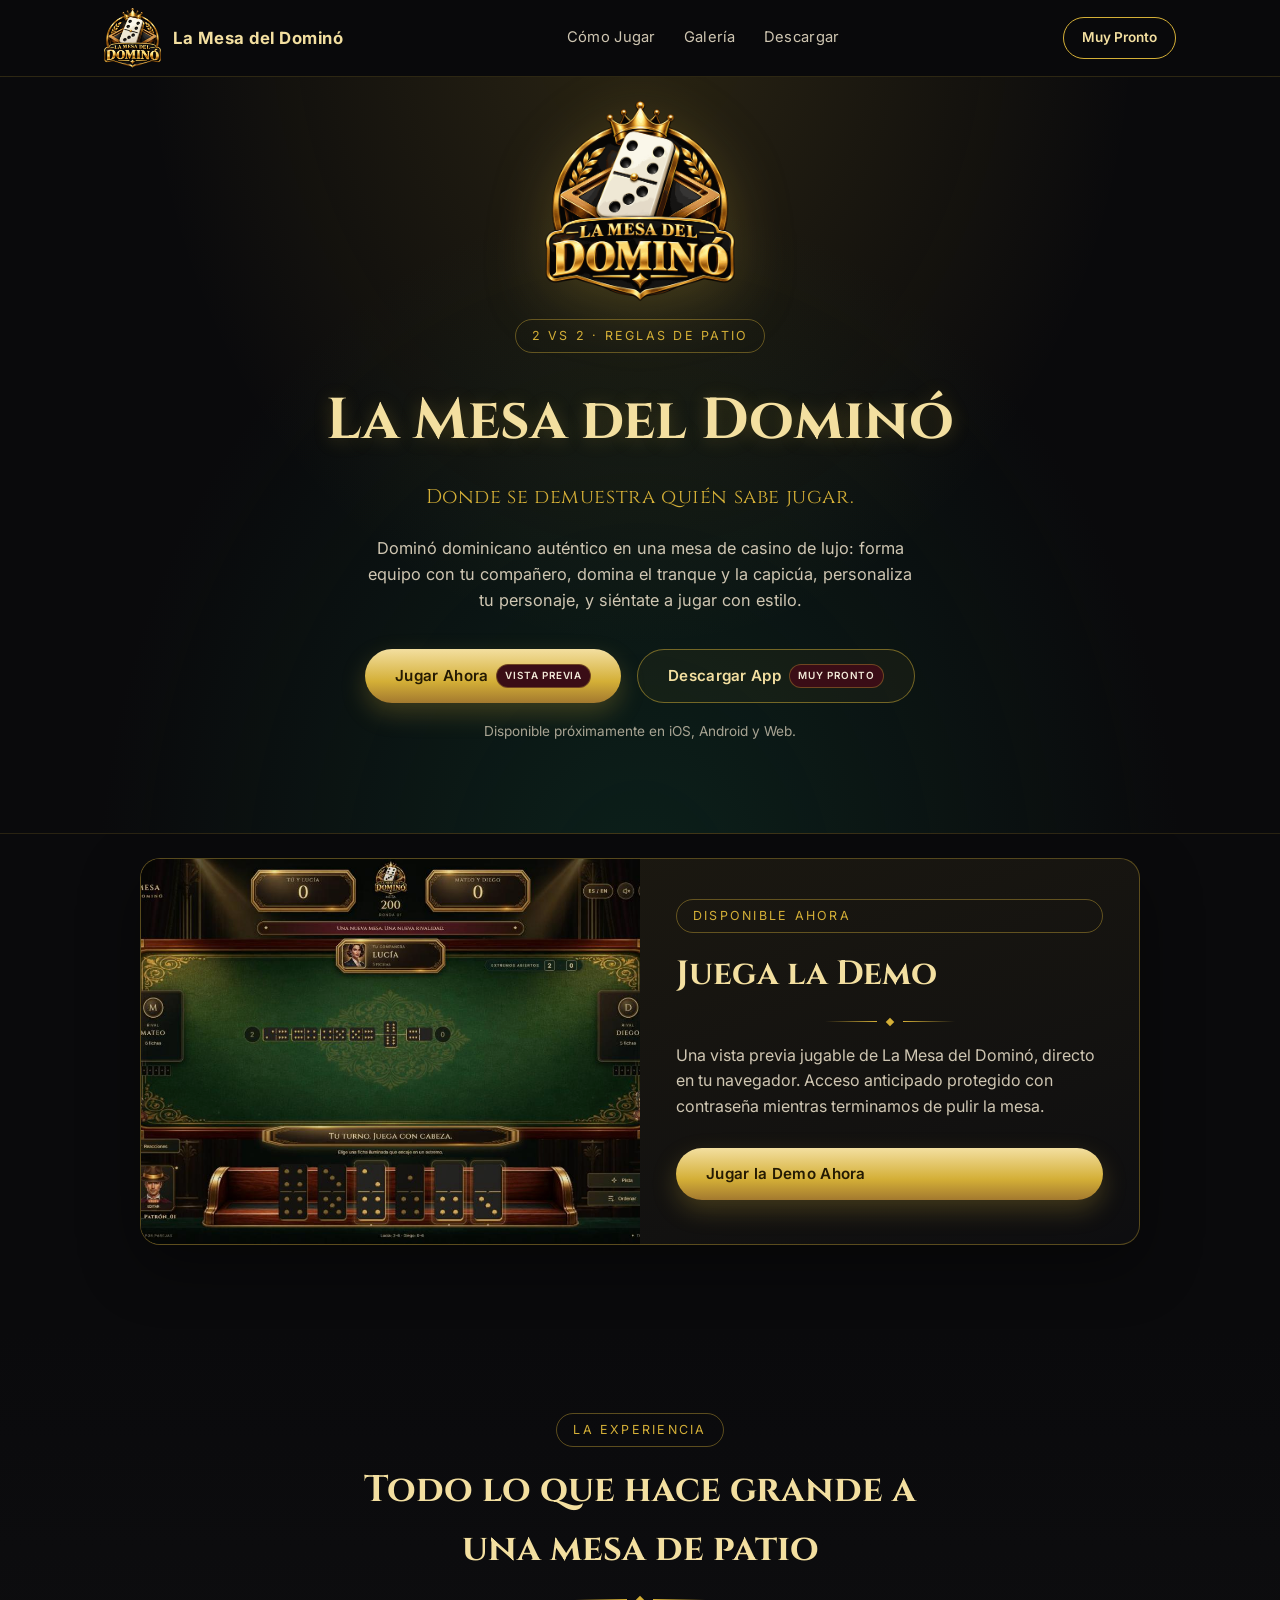
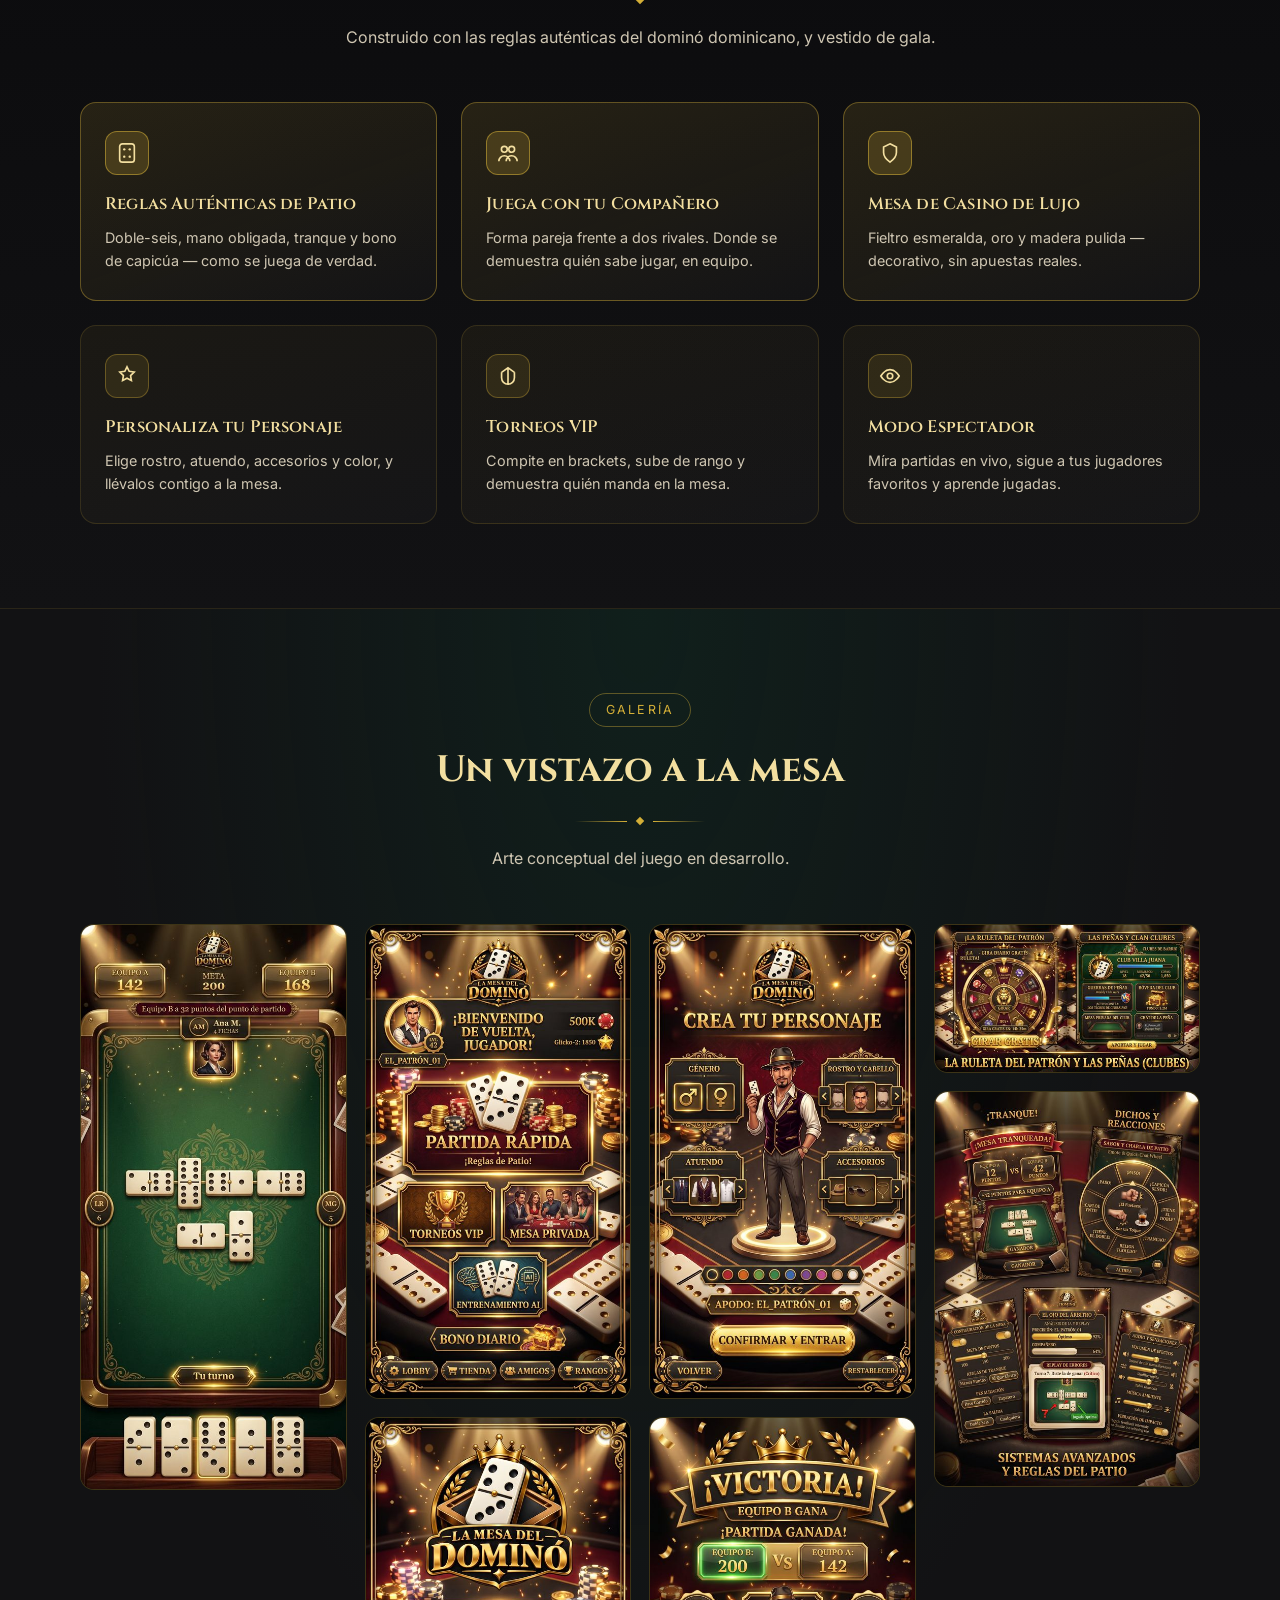
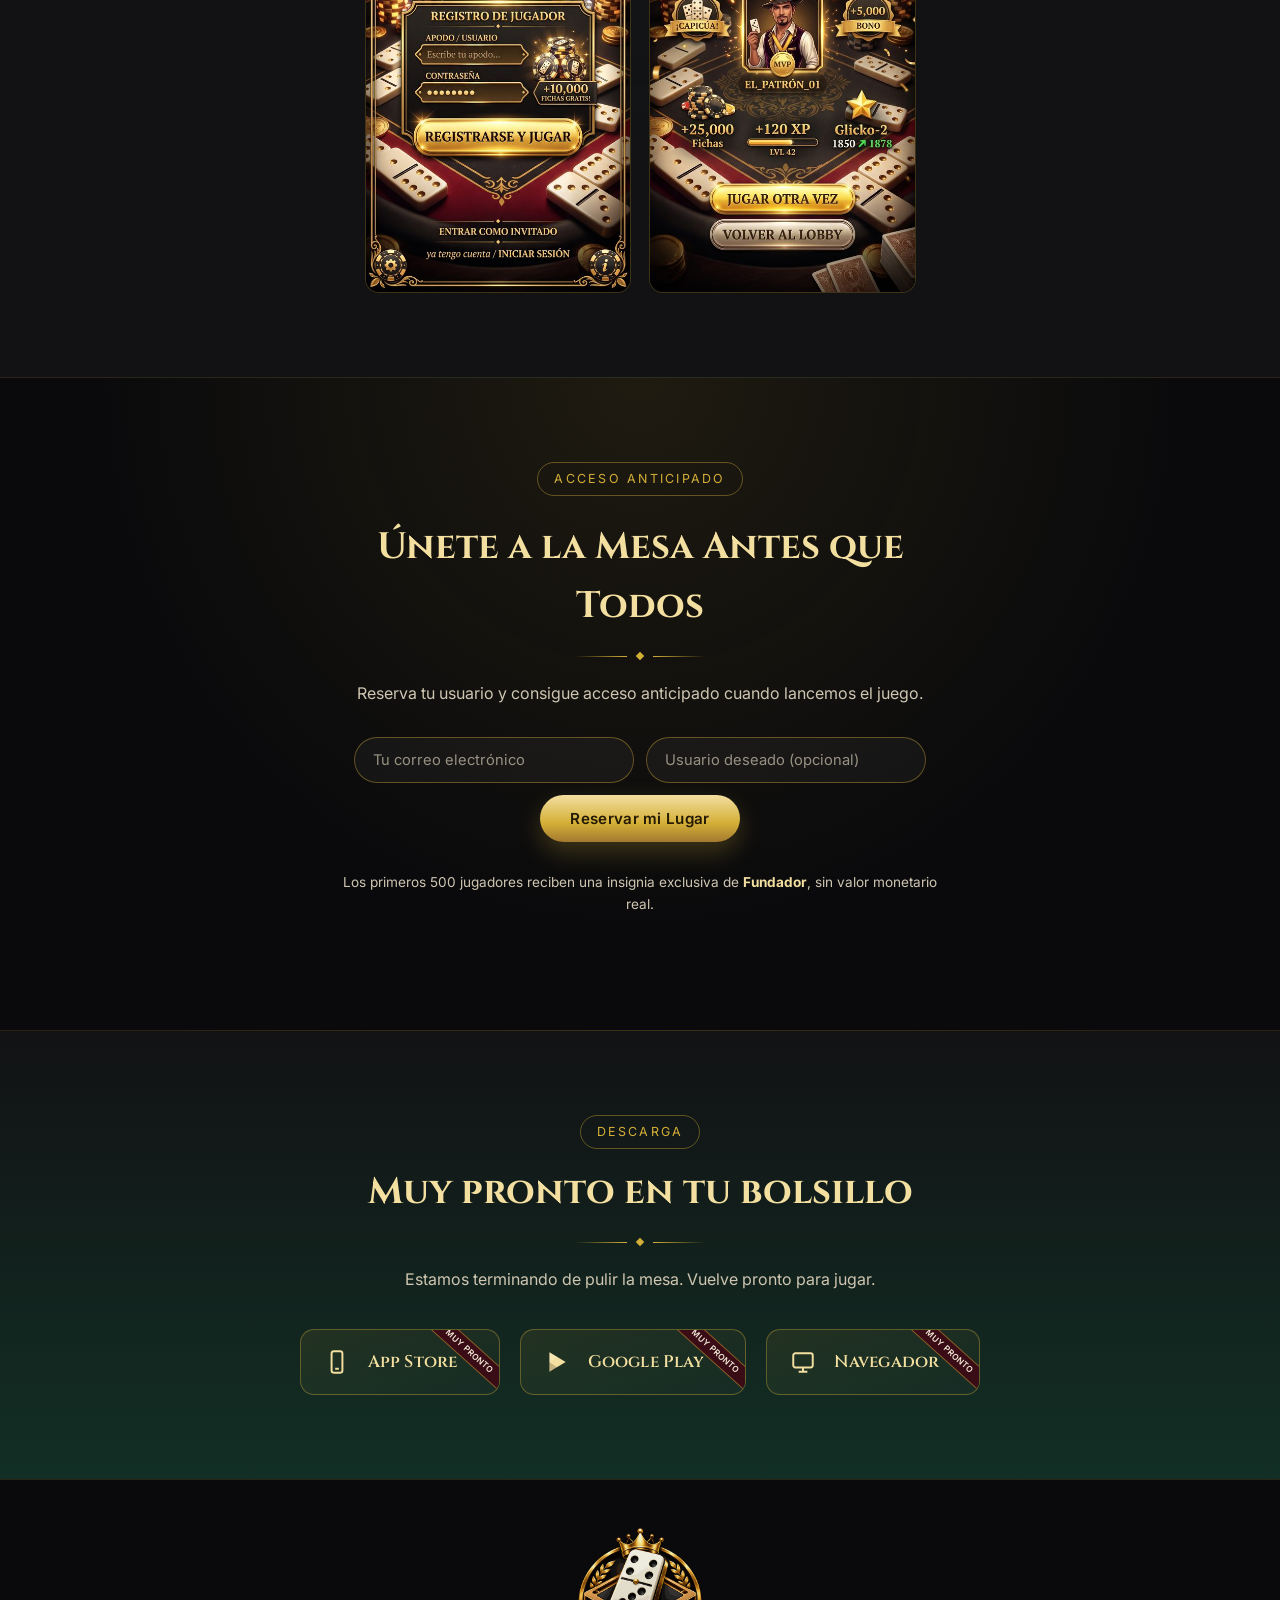
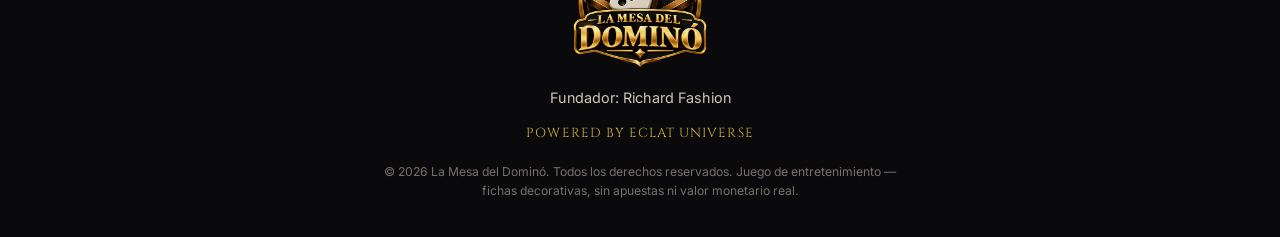
<file: index.html>
<!doctype html>
<html lang="es">
<head>
<meta charset="utf-8">
<meta name="viewport" content="width=device-width, initial-scale=1">
<title>La Mesa del Dominó — Donde se demuestra quién sabe jugar</title>
<meta name="description" content="La Mesa del Dominó: dominó dominicano auténtico, en equipos de 2v2, con mesa de casino de lujo, personalización de personaje y torneos. Muy pronto en iOS, Android y Web.">

<link rel="icon" type="image/png" sizes="512x512" href="assets/favicon.png">
<link rel="shortcut icon" href="assets/favicon.png">
<link rel="apple-touch-icon" sizes="180x180" href="assets/apple-touch-icon.png">

<meta property="og:title" content="La Mesa del Dominó">
<meta property="og:description" content="Donde se demuestra quién sabe jugar. Dominó dominicano auténtico, mesa de casino de lujo, equipos 2v2 y torneos.">
<meta property="og:image" content="https://lamesadeldomino.com/assets/og-image.jpg">
<meta property="og:image:width" content="1200">
<meta property="og:image:height" content="1200">
<meta property="og:url" content="https://lamesadeldomino.com/">
<meta property="og:type" content="website">
<meta property="og:site_name" content="La Mesa del Dominó">

<meta name="twitter:card" content="summary_large_image">
<meta name="twitter:title" content="La Mesa del Dominó">
<meta name="twitter:description" content="Donde se demuestra quién sabe jugar. Dominó dominicano auténtico, mesa de casino de lujo, equipos 2v2 y torneos.">
<meta name="twitter:image" content="https://lamesadeldomino.com/assets/og-image.jpg">

<link rel="preconnect" href="https://fonts.googleapis.com">
<link rel="preconnect" href="https://fonts.gstatic.com" crossorigin>
<link href="https://fonts.googleapis.com/css2?family=Cinzel:wght@500;600;700;800&family=Inter:wght@400;500;600;700&display=swap" rel="stylesheet">

<style>
  :root{
    --gold: #d4af37;
    --gold-light: #f3dfa0;
    --gold-deep: #a3792f;
    --black: #0a0a0c;
    --black-soft: #121214;
    --emerald: #0d3327;
    --emerald-soft: #123b2c;
    --ivory: #f2ead9;
    --ivory-dim: #cfc6b2;
    --maroon: #3a0d16;
  }

  *{box-sizing:border-box; margin:0; padding:0;}

  html{scroll-behavior:smooth;}

  body{
    background: var(--black);
    color: var(--ivory);
    font-family: 'Inter', sans-serif;
    line-height: 1.6;
    overflow-x: hidden;
  }

  h1,h2,h3,.brand{
    font-family: 'Cinzel', serif;
  }

  img{max-width:100%; display:block;}

  a{color:inherit; text-decoration:none;}

  .container{
    max-width: 1120px;
    margin: 0 auto;
    padding: 0 24px;
  }

  /* Header */
  header{
    position: sticky;
    top: 0;
    z-index: 50;
    background: rgba(10,10,12,0.88);
    backdrop-filter: blur(8px);
    border-bottom: 1px solid rgba(212,175,55,0.18);
  }
  .nav{
    display:flex;
    align-items:center;
    justify-content:space-between;
    padding: 8px 24px;
    max-width: 1120px;
    margin: 0 auto;
  }
  .nav-brand{
    display:flex;
    align-items:center;
    gap:12px;
    font-weight:700;
    letter-spacing:.03em;
    font-size:1.05rem;
    color: var(--gold-light);
  }
  .nav-brand img{height:60px; width:auto;}
  .nav-links{
    display:flex;
    gap: 28px;
    font-size:.92rem;
    letter-spacing:.02em;
  }
  .nav-links a{
    color: var(--ivory-dim);
    transition: color .2s ease;
  }
  .nav-links a:hover{color: var(--gold-light);}
  .nav-cta{
    display:inline-block;
    padding: 9px 18px;
    border: 1px solid var(--gold);
    border-radius: 999px;
    font-size: .85rem;
    font-weight:600;
    color: var(--gold-light);
    white-space:nowrap;
  }
  @media (max-width: 720px){
    .nav-links{display:none;}
  }

  /* Hero */
  .hero{
    position:relative;
    padding: 24px 24px 90px;
    text-align:center;
    background:
      radial-gradient(ellipse at 50% -10%, rgba(212,175,55,0.16), transparent 55%),
      radial-gradient(ellipse at 50% 110%, rgba(13,51,39,0.55), transparent 60%),
      var(--black);
    border-bottom: 1px solid rgba(212,175,55,0.15);
  }
  .hero-logo{
    width: 190px;
    margin: 0 auto 18px;
    filter: drop-shadow(0 12px 30px rgba(212,175,55,0.25));
  }
  .eyebrow{
    display:inline-block;
    font-size:.78rem;
    letter-spacing:.18em;
    text-transform:uppercase;
    color: var(--gold);
    border: 1px solid rgba(212,175,55,0.4);
    padding: 6px 16px;
    border-radius: 999px;
    margin-bottom: 22px;
  }
  .hero h1{
    font-size: clamp(2.1rem, 5vw, 3.6rem);
    font-weight: 700;
    color: var(--gold-light);
    text-shadow: 0 2px 18px rgba(212,175,55,0.25);
    margin-bottom: 14px;
  }
  .hero .tagline{
    font-family:'Cinzel', serif;
    font-size: clamp(1rem, 2vw, 1.25rem);
    color: var(--gold);
    letter-spacing:.03em;
    margin-bottom: 22px;
  }
  .hero p.lead{
    max-width: 560px;
    margin: 0 auto 36px;
    color: var(--ivory-dim);
    font-size: 1.02rem;
  }

  .cta-row{
    display:flex;
    gap: 16px;
    justify-content:center;
    flex-wrap:wrap;
    margin-bottom: 18px;
  }
  .btn{
    display:inline-flex;
    align-items:center;
    gap:8px;
    padding: 14px 30px;
    border-radius: 999px;
    font-weight:600;
    font-size: .95rem;
    letter-spacing:.02em;
    cursor:default;
    position:relative;
  }
  .btn-primary{
    background: linear-gradient(180deg, var(--gold-light), var(--gold) 60%, var(--gold-deep));
    color: #241a03;
    box-shadow: 0 10px 24px rgba(212,175,55,0.25);
  }
  .btn-outline{
    border: 1px solid rgba(212,175,55,0.5);
    color: var(--gold-light);
    background: rgba(212,175,55,0.05);
  }
  .badge-soon{
    font-size:.62rem;
    letter-spacing:.08em;
    text-transform:uppercase;
    background: var(--maroon);
    color: var(--ivory);
    padding: 3px 8px;
    border-radius: 999px;
    border: 1px solid rgba(212,175,55,0.35);
  }
  .hero-note{
    font-size: .85rem;
    color: var(--ivory-dim);
    opacity:.8;
  }

  /* Sections */
  section{
    padding: 84px 24px;
  }
  .section-head{
    text-align:center;
    max-width: 620px;
    margin: 0 auto 52px;
  }
  .section-head .eyebrow{margin-bottom:14px;}
  .section-head h2{
    font-size: clamp(1.6rem, 3.4vw, 2.3rem);
    color: var(--gold-light);
    margin-bottom: 18px;
  }
  .section-head p{
    color: var(--ivory-dim);
  }

  .ornament{
    display:flex;
    align-items:center;
    justify-content:center;
    gap:10px;
    width: 130px;
    margin: 0 auto 22px;
  }
  .ornament::before, .ornament::after{
    content:'';
    height:1px;
    flex:1;
    background: linear-gradient(90deg, transparent, var(--gold));
  }
  .ornament::after{background: linear-gradient(90deg, var(--gold), transparent);}
  .ornament i{
    width:6px;
    height:6px;
    background: var(--gold);
    transform: rotate(45deg);
    flex-shrink:0;
    display:block;
  }

  /* Demo CTA */
  .demo-cta{
    padding: 24px 24px 84px;
    background: var(--black);
  }
  .demo-panel{
    max-width: 1000px;
    margin: 0 auto;
    display:grid;
    grid-template-columns: 1fr;
    gap: 0;
    border-radius: 20px;
    overflow:hidden;
    border: 1px solid rgba(212,175,55,0.35);
    background: linear-gradient(160deg, rgba(212,175,55,0.1), rgba(255,255,255,0.02));
    box-shadow: 0 20px 60px rgba(0,0,0,0.4);
  }
  .demo-visual{
    background: var(--black);
    height: 220px;
    overflow:hidden;
    display:flex;
    justify-content:center;
  }
  .demo-visual img{
    width:100%;
    height:100%;
    object-fit:cover;
    object-position: top center;
    opacity: .92;
  }
  .demo-content{
    padding: 40px 36px 44px;
    text-align:center;
  }
  .demo-content .eyebrow{margin-bottom:14px;}
  .demo-content h2{
    font-family:'Cinzel', serif;
    font-size: clamp(1.6rem, 3.4vw, 2.1rem);
    color: var(--gold-light);
    margin-bottom: 18px;
  }
  .demo-content .ornament{margin-bottom:18px;}
  .demo-content p{
    color: var(--ivory-dim);
    max-width: 480px;
    margin: 0 auto 28px;
  }
  .demo-btn{display:inline-flex;}
  @media (min-width: 760px){
    .demo-panel{grid-template-columns: 1fr 1fr; align-items:stretch;}
    .demo-visual{height:auto;}
    .demo-content{text-align:left; display:flex; flex-direction:column; justify-content:center;}
    .demo-content p{margin: 0 0 28px;}
  }

  /* Features */
  .features{
    background: linear-gradient(180deg, var(--black), var(--black-soft));
  }
  .feature-grid{
    display:grid;
    grid-template-columns: repeat(3, 1fr);
    gap: 24px;
    max-width: 1120px;
    margin: 0 auto;
  }
  .feature-card{
    background: linear-gradient(160deg, rgba(212,175,55,0.06), rgba(255,255,255,0.02));
    border: 1px solid rgba(212,175,55,0.16);
    border-radius: 16px;
    padding: 28px 24px;
  }
  .feature-card.pillar{
    background: linear-gradient(160deg, rgba(212,175,55,0.13), rgba(255,255,255,0.02));
    border: 1px solid rgba(212,175,55,0.4);
  }
  .feature-card.pillar .feature-icon{
    background: rgba(212,175,55,0.2);
    border-color: rgba(212,175,55,0.55);
  }
  .feature-icon{
    width: 44px;
    height: 44px;
    border-radius: 12px;
    display:flex;
    align-items:center;
    justify-content:center;
    background: rgba(212,175,55,0.12);
    border: 1px solid rgba(212,175,55,0.35);
    color: var(--gold-light);
    margin-bottom: 16px;
  }
  .feature-card h3{
    font-size: 1.05rem;
    color: var(--gold-light);
    margin-bottom: 8px;
    font-weight:600;
    letter-spacing:.01em;
  }
  .feature-card p{
    font-size: .9rem;
    color: var(--ivory-dim);
  }
  @media (max-width: 860px){
    .feature-grid{grid-template-columns: repeat(2, 1fr);}
  }
  @media (max-width: 560px){
    .feature-grid{grid-template-columns: 1fr;}
  }

  /* Gallery */
  .gallery{
    background: radial-gradient(ellipse at 50% 0%, rgba(13,51,39,0.4), transparent 60%), var(--black-soft);
    border-top: 1px solid rgba(212,175,55,0.12);
    border-bottom: 1px solid rgba(212,175,55,0.12);
  }
  .gallery-grid{
    columns: 2 220px;
    column-gap: 18px;
    max-width: 1120px;
    margin: 0 auto;
  }
  .gallery-grid figure{
    break-inside: avoid;
    margin: 0 0 18px;
    border-radius: 14px;
    overflow:hidden;
    border: 1px solid rgba(212,175,55,0.25);
    background: var(--black);
  }
  .gallery-grid img{
    width:100%;
    height:auto;
    display:block;
    transition: transform .35s ease;
  }
  .gallery-grid figure:hover img{transform: scale(1.05);}
  @media (min-width: 860px){
    .gallery-grid{columns: 4 220px;}
  }

  /* Early Access */
  .early-access{
    padding: 84px 24px;
    background: radial-gradient(ellipse at 50% 0%, rgba(212,175,55,0.1), transparent 60%), var(--black);
    border-bottom: 1px solid rgba(212,175,55,0.15);
  }
  .early-panel{
    max-width: 620px;
    margin: 0 auto;
    text-align:center;
  }
  .early-panel h2{
    font-size: clamp(1.6rem, 3.4vw, 2.3rem);
    color: var(--gold-light);
    margin-bottom: 18px;
  }
  .early-panel > p{
    color: var(--ivory-dim);
    margin-bottom: 30px;
  }
  .early-form{
    display:flex;
    flex-wrap:wrap;
    gap: 12px;
    justify-content:center;
    margin-bottom: 20px;
  }
  .early-form input{
    flex: 1 1 220px;
    max-width: 280px;
    padding: 13px 18px;
    border-radius: 999px;
    border: 1px solid rgba(212,175,55,0.4);
    background: rgba(255,255,255,0.04);
    color: var(--ivory);
    font-family: 'Inter', sans-serif;
    font-size: .92rem;
  }
  .early-form input::placeholder{color: var(--ivory-dim); opacity:.7;}
  .early-form input:focus{outline: 2px solid var(--gold); outline-offset: 1px;}
  .early-submit{
    cursor:pointer;
    border:none;
    font-family:'Inter', sans-serif;
  }
  .founder-note{
    font-size: .85rem;
    color: var(--ivory-dim);
  }
  .founder-note strong{color: var(--gold-light);}
  .early-status{
    font-size: .95rem;
    margin-bottom: 16px;
    min-height: 0;
  }
  .early-status-ok{color: var(--gold-light); font-weight:600;}
  .early-status-error{color: #e58a8a;}

  /* Download */
  .download{
    text-align:center;
    background: linear-gradient(180deg, var(--black-soft), var(--emerald-soft) 140%);
  }
  .store-row{
    display:flex;
    gap:20px;
    justify-content:center;
    flex-wrap:wrap;
    margin-top: 10px;
  }
  .store-badge{
    position:relative;
    display:flex;
    align-items:center;
    gap:13px;
    padding: 14px 40px 14px 18px;
    border-radius: 14px;
    border: 1px solid rgba(212,175,55,0.38);
    background: linear-gradient(160deg, rgba(212,175,55,0.09), rgba(255,255,255,0.015));
    min-width: 200px;
    text-align:left;
    overflow:hidden;
    transition: border-color .25s ease, transform .25s ease;
  }
  .store-badge:hover{
    border-color: rgba(212,175,55,0.7);
    transform: translateY(-2px);
  }
  .store-badge .store-icon{
    flex-shrink:0;
    width:36px;
    height:36px;
    display:flex;
    align-items:center;
    justify-content:center;
    color: var(--gold-light);
  }
  .store-badge .store-text{
    display:flex;
    flex-direction:column;
    gap: 1px;
  }
  .store-badge .store-label{
    font-size: .64rem;
    color: var(--ivory-dim);
    text-transform:uppercase;
    letter-spacing:.09em;
  }
  .store-badge .store-name{
    font-family:'Cinzel', serif;
    font-weight:600;
    color: var(--gold-light);
    font-size: 1.06rem;
    letter-spacing:.01em;
  }
  .store-badge .ribbon{
    position:absolute;
    top: 12px;
    right: -32px;
    transform: rotate(42deg);
    background: var(--maroon);
    color: var(--ivory);
    font-size: .52rem;
    font-weight:600;
    letter-spacing:.06em;
    text-transform:uppercase;
    padding: 2px 32px;
    border-top: 1px solid rgba(212,175,55,0.5);
    border-bottom: 1px solid rgba(212,175,55,0.5);
    white-space:nowrap;
  }

  /* Footer */
  footer{
    padding: 48px 24px 36px;
    text-align:center;
    background: var(--black);
    border-top: 1px solid rgba(212,175,55,0.15);
  }
  footer .footer-logo{
    height: 140px;
    margin: 0 auto 18px;
    opacity:.95;
  }
  footer .credit{
    font-size:.9rem;
    color: var(--ivory-dim);
    margin-bottom: 4px;
  }
  footer .powered{
    font-family:'Cinzel', serif;
    font-size: .82rem;
    letter-spacing:.08em;
    color: var(--gold);
    text-transform: uppercase;
    margin: 14px 0 18px;
  }
  footer .disclaimer{
    font-size:.76rem;
    color: rgba(207,198,178,0.55);
    max-width: 520px;
    margin: 0 auto;
  }
</style>
</head>
<body>

<header>
  <nav class="nav">
    <div class="nav-brand">
      <img src="assets/logo.png" alt="La Mesa del Dominó">
      <span>La Mesa del Dominó</span>
    </div>
    <div class="nav-links">
      <a href="#como-jugar">Cómo Jugar</a>
      <a href="#galeria">Galería</a>
      <a href="#descargar">Descargar</a>
    </div>
    <a href="#descargar" class="nav-cta">Muy Pronto</a>
  </nav>
</header>

<section class="hero">
  <img class="hero-logo" src="assets/logo.png" alt="Escudo de La Mesa del Dominó">
  <div class="eyebrow">2 vs 2 · Reglas de Patio</div>
  <h1>La Mesa del Dominó</h1>
  <p class="tagline">Donde se demuestra quién sabe jugar.</p>
  <p class="lead">
    Dominó dominicano auténtico en una mesa de casino de lujo: forma equipo con tu compañero,
    domina el tranque y la capicúa, personaliza tu personaje, y siéntate a jugar con estilo.
  </p>
  <div class="cta-row">
    <a href="demo/" class="btn btn-primary">Jugar Ahora <span class="badge-soon">Vista Previa</span></a>
    <span class="btn btn-outline">Descargar App <span class="badge-soon">Muy Pronto</span></span>
  </div>
  <p class="hero-note">Disponible próximamente en iOS, Android y Web.</p>
</section>

<section class="demo-cta" id="demo">
  <div class="demo-panel">
    <div class="demo-visual">
      <img src="assets/demo-table-live.jpg" alt="Partida real en La Mesa del Dominó">
    </div>
    <div class="demo-content">
      <div class="eyebrow">Disponible Ahora</div>
      <h2>Juega la Demo</h2>
      <div class="ornament"><i></i></div>
      <p>Una vista previa jugable de La Mesa del Dominó, directo en tu navegador. Acceso anticipado protegido con contraseña mientras terminamos de pulir la mesa.</p>
      <a href="demo/" class="btn btn-primary demo-btn">Jugar la Demo Ahora</a>
    </div>
  </div>
</section>

<section class="features" id="como-jugar">
  <div class="section-head">
    <div class="eyebrow">La Experiencia</div>
    <h2>Todo lo que hace grande a una mesa de patio</h2>
    <div class="ornament"><i></i></div>
    <p>Construido con las reglas auténticas del dominó dominicano, y vestido de gala.</p>
  </div>
  <div class="feature-grid">

    <div class="feature-card pillar">
      <div class="feature-icon">
        <svg width="22" height="22" viewBox="0 0 24 24" fill="none" stroke="currentColor" stroke-width="1.8"><rect x="4" y="2" width="16" height="20" rx="3"/><circle cx="9" cy="8" r="1.3" fill="currentColor" stroke="none"/><circle cx="15" cy="8" r="1.3" fill="currentColor" stroke="none"/><circle cx="9" cy="16" r="1.3" fill="currentColor" stroke="none"/><circle cx="15" cy="16" r="1.3" fill="currentColor" stroke="none"/></svg>
      </div>
      <h3>Reglas Auténticas de Patio</h3>
      <p>Doble-seis, mano obligada, tranque y bono de capicúa — como se juega de verdad.</p>
    </div>

    <div class="feature-card pillar">
      <div class="feature-icon">
        <svg width="22" height="22" viewBox="0 0 24 24" fill="none" stroke="currentColor" stroke-width="1.8"><circle cx="8" cy="8" r="3.2"/><circle cx="16" cy="8" r="3.2"/><path d="M2 21c0-3.3 2.7-6 6-6s6 2.7 6 6M10 21c0-3.3 2.7-6 6-6s6 2.7 6 6"/></svg>
      </div>
      <h3>Juega con tu Compañero</h3>
      <p>Forma pareja frente a dos rivales. Donde se demuestra quién sabe jugar, en equipo.</p>
    </div>

    <div class="feature-card pillar">
      <div class="feature-icon">
        <svg width="22" height="22" viewBox="0 0 24 24" fill="none" stroke="currentColor" stroke-width="1.8"><path d="M12 2l7 3.5v6c0 5-3.4 8-7 10.5C8.4 19.5 5 16.5 5 11.5v-6z"/></svg>
      </div>
      <h3>Mesa de Casino de Lujo</h3>
      <p>Fieltro esmeralda, oro y madera pulida — decorativo, sin apuestas reales.</p>
    </div>

    <div class="feature-card">
      <div class="feature-icon">
        <svg width="22" height="22" viewBox="0 0 24 24" fill="none" stroke="currentColor" stroke-width="1.8"><path d="M12 2l2.4 4.9 5.4.8-3.9 3.8.9 5.4-4.8-2.5-4.8 2.5.9-5.4L4.2 7.7l5.4-.8z"/></svg>
      </div>
      <h3>Personaliza tu Personaje</h3>
      <p>Elige rostro, atuendo, accesorios y color, y llévalos contigo a la mesa.</p>
    </div>

    <div class="feature-card">
      <div class="feature-icon">
        <svg width="22" height="22" viewBox="0 0 24 24" fill="none" stroke="currentColor" stroke-width="1.8"><path d="M12 3v18M5 8l7-5 7 5M5 8v6a7 7 0 0014 0V8"/></svg>
      </div>
      <h3>Torneos VIP</h3>
      <p>Compite en brackets, sube de rango y demuestra quién manda en la mesa.</p>
    </div>

    <div class="feature-card">
      <div class="feature-icon">
        <svg width="22" height="22" viewBox="0 0 24 24" fill="none" stroke="currentColor" stroke-width="1.8"><path d="M2 12s4-7 10-7 10 7 10 7-4 7-10 7-10-7-10-7z"/><circle cx="12" cy="12" r="3"/></svg>
      </div>
      <h3>Modo Espectador</h3>
      <p>Míra partidas en vivo, sigue a tus jugadores favoritos y aprende jugadas.</p>
    </div>

  </div>
</section>

<section class="gallery" id="galeria">
  <div class="section-head">
    <div class="eyebrow">Galería</div>
    <h2>Un vistazo a la mesa</h2>
    <div class="ornament"><i></i></div>
    <p>Arte conceptual del juego en desarrollo.</p>
  </div>
  <div class="gallery-grid">
    <figure><img src="assets/gallery-table.jpg" alt="Mesa de juego en partida" loading="lazy"></figure>
    <figure><img src="assets/gallery-lobby.jpg" alt="Lobby del juego" loading="lazy"></figure>
    <figure><img src="assets/gallery-registro.jpg" alt="Pantalla de registro de jugador" loading="lazy"></figure>
    <figure><img src="assets/gallery-personaje.jpg" alt="Creación de personaje" loading="lazy"></figure>
    <figure><img src="assets/gallery-victoria.jpg" alt="Pantalla de victoria y capicúa" loading="lazy"></figure>
    <figure><img src="assets/gallery-ruleta.jpg" alt="Ruleta del patrón y clubes" loading="lazy"></figure>
    <figure><img src="assets/gallery-systems.jpg" alt="Sistemas avanzados y reglas del patio" loading="lazy"></figure>
  </div>
</section>

<section class="early-access" id="acceso-anticipado">
  <div class="early-panel">
    <div class="eyebrow">Acceso Anticipado</div>
    <h2>Únete a la Mesa Antes que Todos</h2>
    <div class="ornament"><i></i></div>
    <p>Reserva tu usuario y consigue acceso anticipado cuando lancemos el juego.</p>

    <form class="early-form" id="early-form" action="https://formspree.io/f/moevwgel" method="POST">
      <input type="hidden" name="_subject" value="Nuevo registro - Acceso Anticipado La Mesa del Dominó">
      <input type="email" name="email" placeholder="Tu correo electrónico" required>
      <input type="text" name="usuario" placeholder="Usuario deseado (opcional)">
      <button type="submit" class="btn btn-primary early-submit">Reservar mi Lugar</button>
    </form>
    <p class="early-status" id="early-status" role="status" aria-live="polite"></p>

    <p class="founder-note">Los primeros 500 jugadores reciben una insignia exclusiva de <strong>Fundador</strong>, sin valor monetario real.</p>
  </div>
</section>

<script>
(function(){
  var form = document.getElementById('early-form');
  var status = document.getElementById('early-status');
  if (!form) return;
  form.addEventListener('submit', function(e){
    e.preventDefault();
    var btn = form.querySelector('.early-submit');
    btn.disabled = true;
    btn.textContent = 'Enviando...';
    fetch(form.action, {
      method: 'POST',
      body: new FormData(form),
      headers: { 'Accept': 'application/json' }
    }).then(function(res){
      if (res.ok){
        form.style.display = 'none';
        status.textContent = '¡Listo! Ya estás en la lista. Te avisaremos por correo cuando abramos el acceso anticipado.';
        status.classList.add('early-status-ok');
      } else {
        throw new Error('bad response');
      }
    }).catch(function(){
      status.textContent = 'Algo salió mal. Intenta de nuevo en un momento.';
      status.classList.add('early-status-error');
      btn.disabled = false;
      btn.textContent = 'Reservar mi Lugar';
    });
  });
})();
</script>

<section class="download" id="descargar">
  <div class="section-head" style="margin-bottom:36px;">
    <div class="eyebrow">Descarga</div>
    <h2>Muy pronto en tu bolsillo</h2>
    <div class="ornament"><i></i></div>
    <p>Estamos terminando de pulir la mesa. Vuelve pronto para jugar.</p>
  </div>
  <div class="store-row">
    <span class="store-badge">
      <span class="ribbon">Muy pronto</span>
      <span class="store-icon">
        <svg width="26" height="26" viewBox="0 0 24 24" fill="none" stroke="currentColor" stroke-width="1.8"><rect x="7" y="2" width="10" height="20" rx="2.2"/><line x1="10.3" y1="18.3" x2="13.7" y2="18.3"/></svg>
      </span>
      <span class="store-text"><span class="store-name">App Store</span></span>
    </span>
    <span class="store-badge">
      <span class="ribbon">Muy pronto</span>
      <span class="store-icon">
        <svg width="26" height="26" viewBox="0 0 24 24" fill="currentColor">
          <polygon points="5,3 5,21 20,12"/>
          <polygon points="5,3 12.5,7.7 5,12.3" fill="#ffffff" opacity="0.2"/>
          <polygon points="5,12.3 12.5,17 5,21" fill="#000000" opacity="0.2"/>
        </svg>
      </span>
      <span class="store-text"><span class="store-name">Google Play</span></span>
    </span>
    <span class="store-badge">
      <span class="ribbon">Muy pronto</span>
      <span class="store-icon">
        <svg width="26" height="26" viewBox="0 0 24 24" fill="none" stroke="currentColor" stroke-width="1.8"><rect x="3" y="4" width="18" height="13" rx="2"/><path d="M8 21h8M12 17v4"/></svg>
      </span>
      <span class="store-text"><span class="store-name">Navegador</span></span>
    </span>
  </div>
</section>

<footer>
  <img class="footer-logo" src="assets/logo.png" alt="La Mesa del Dominó">
  <p class="credit">Fundador: Richard Fashion</p>
  <p class="powered">Powered by Eclat Universe</p>
  <p class="disclaimer">
    © 2026 La Mesa del Dominó. Todos los derechos reservados. Juego de entretenimiento —
    fichas decorativas, sin apuestas ni valor monetario real.
  </p>
</footer>

</body>
</html>
</file>
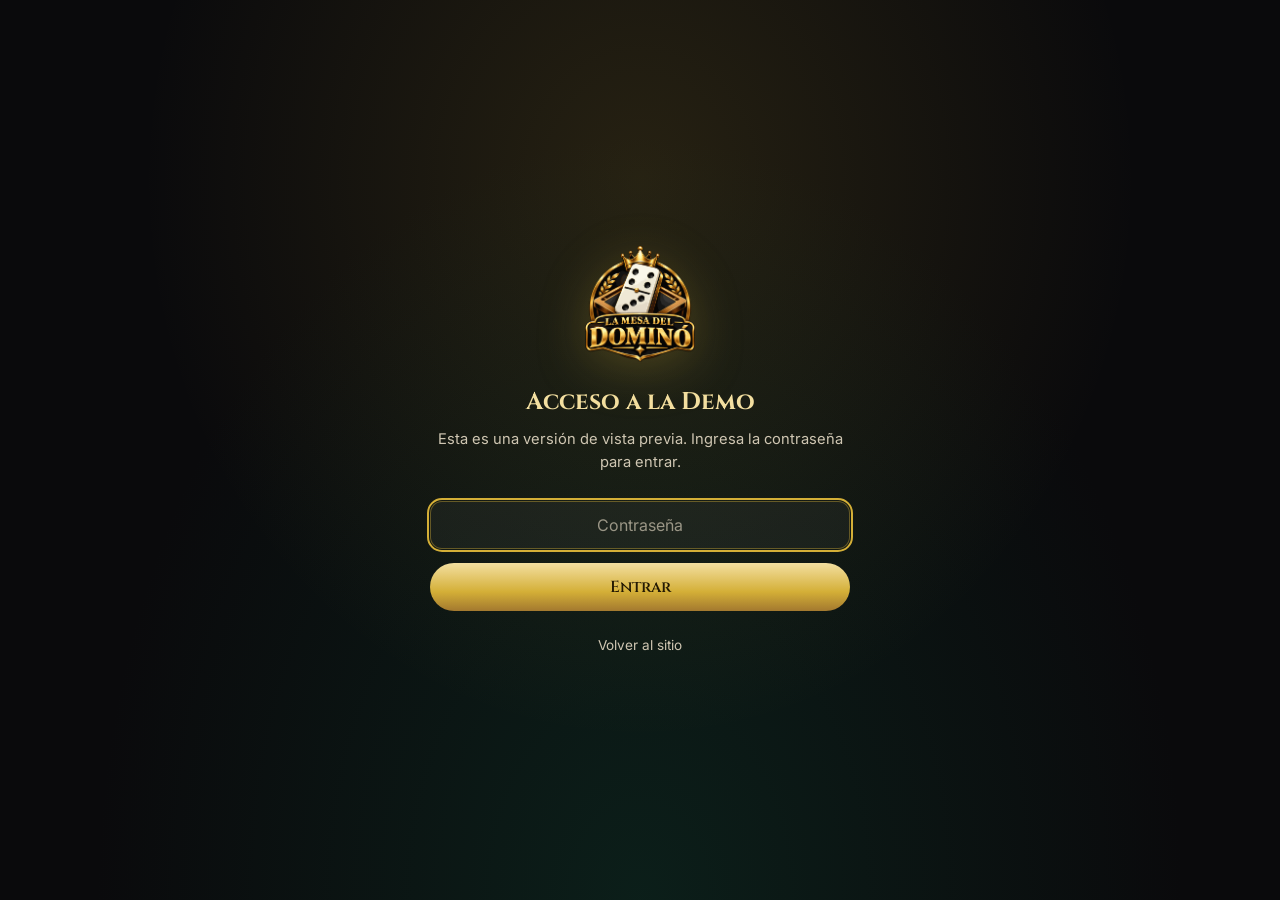
<file: demo/index.html>
<!doctype html>
<html lang="es">
<head>
<meta charset="utf-8">
<meta name="viewport" content="width=device-width, initial-scale=1">
<title>Acceso a la Demo — La Mesa del Dominó</title>
<meta name="robots" content="noindex, nofollow">
<link rel="icon" type="image/png" sizes="512x512" href="../assets/favicon.png">
<link href="https://fonts.googleapis.com/css2?family=Cinzel:wght@600;700&family=Inter:wght@400;500;600&display=swap" rel="stylesheet">
<style>
  :root{
    --gold: #d4af37;
    --gold-light: #f3dfa0;
    --black: #0a0a0c;
    --emerald-soft: #123b2c;
    --ivory: #f2ead9;
    --ivory-dim: #cfc6b2;
    --maroon: #3a0d16;
  }
  *{box-sizing:border-box; margin:0; padding:0;}
  body{
    min-height:100vh;
    display:flex;
    align-items:center;
    justify-content:center;
    text-align:center;
    padding: 24px;
    background: radial-gradient(ellipse at 50% 20%, rgba(212,175,55,0.14), transparent 55%), radial-gradient(ellipse at 50% 100%, rgba(13,51,39,0.5), transparent 60%), var(--black);
    color: var(--ivory);
    font-family:'Inter', sans-serif;
  }
  .card{max-width: 420px; width:100%;}
  img{width:110px; margin: 0 auto 20px; filter: drop-shadow(0 10px 24px rgba(212,175,55,0.25));}
  h1{font-family:'Cinzel', serif; color: var(--gold-light); font-size: 1.5rem; margin-bottom: 10px;}
  p{color: var(--ivory-dim); margin-bottom: 26px; line-height:1.6; font-size:.92rem;}
  form{display:flex; flex-direction:column; gap:14px;}
  input{
    padding: 13px 18px;
    border-radius: 12px;
    border: 1px solid rgba(212,175,55,0.4);
    background: rgba(255,255,255,0.04);
    color: var(--ivory);
    font-family: 'Inter', sans-serif;
    font-size: 1rem;
    text-align:center;
  }
  input::placeholder{color: var(--ivory-dim); opacity:.7;}
  input:focus{outline: 2px solid var(--gold); outline-offset: 1px;}
  button{
    cursor:pointer;
    border:none;
    padding: 13px 18px;
    border-radius: 999px;
    font-family:'Cinzel', serif;
    font-weight:600;
    font-size: 1rem;
    background: linear-gradient(180deg, var(--gold-light), var(--gold) 60%, #a3792f);
    color: #241a03;
  }
  .error{
    display:none;
    color: #e58a8a;
    font-size: .85rem;
    margin-top: -4px;
  }
  .error.show{display:block;}
  .back{
    display:inline-block;
    margin-top: 26px;
    color: var(--ivory-dim);
    font-size: .85rem;
    text-decoration:none;
  }
</style>
</head>
<body>
  <div class="card">
    <img src="../assets/logo.png" alt="La Mesa del Dominó">
    <h1>Acceso a la Demo</h1>
    <p>Esta es una versión de vista previa. Ingresa la contraseña para entrar.</p>
    <form id="gate-form" autocomplete="off">
      <input type="password" id="pw" placeholder="Contraseña" autofocus>
      <div class="error" id="err">Contraseña incorrecta. Intenta de nuevo.</div>
      <button type="submit">Entrar</button>
    </form>
    <a class="back" href="../">Volver al sitio</a>
  </div>

<script>
  document.getElementById('gate-form').addEventListener('submit', function(e){
    e.preventDefault();
    var val = document.getElementById('pw').value;
    if (val === 'ElMini2026$') {
      sessionStorage.setItem('lmdd_demo_auth', '1');
      window.location.href = 'app/game.html';
    } else {
      document.getElementById('err').classList.add('show');
    }
  });
</script>
</body>
</html>
</file>
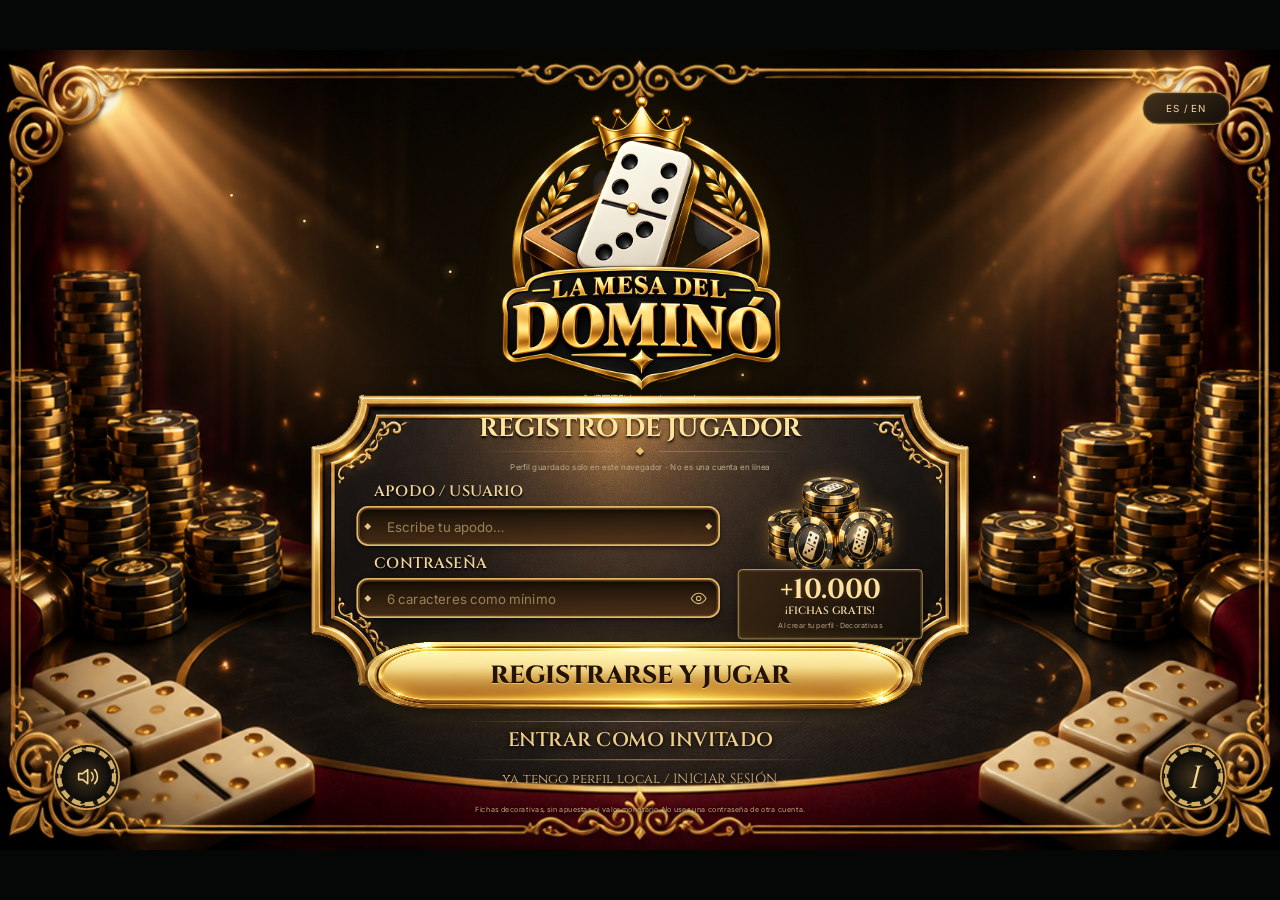
<file: play/index.html>
<!doctype html>
<html lang="es">
<head>
<base href="../demo/app/">
<link rel="manifest" href="/play/manifest.json">
<link rel="icon" href="/assets/playstore/icon-192.png">
<link rel="apple-touch-icon" href="/assets/playstore/icon-192.png">
<script>
(function(){
  function lock(){
    try {
      if (screen.orientation && screen.orientation.lock) {
        screen.orientation.lock('landscape').catch(function(){});
      }
    } catch(e) {}
  }
  function isFullscreen(){
    return !!(document.fullscreenElement || document.webkitFullscreenElement);
  }
  function stop(){
    document.removeEventListener('click', goLandscape);
  }
  function goLandscape(){
    if (isFullscreen()) { stop(); lock(); return; }
    try {
      var el = document.documentElement;
      var req = el.requestFullscreen || el.webkitRequestFullscreen;
      if (req) {
        var p = req.call(el);
        if (p && typeof p.then === 'function') {
          p.then(function(){ stop(); lock(); }).catch(lock);
        } else {
          lock();
        }
      } else {
        lock();
      }
    } catch(e) {
      lock();
    }
  }
  if (/Mobi|Android|iPhone|iPad/i.test(navigator.userAgent)) {
    document.addEventListener('click', goLandscape);
  }
})();
</script>
<style>
  #rotate-hint{
    display:none;
    position:fixed;
    top:0; left:0; right:0;
    z-index:99999;
    background:rgba(10,10,12,0.92);
    color:#f3dfa0;
    font-family:system-ui,sans-serif;
    font-size:13px;
    text-align:center;
    padding:9px 12px;
    letter-spacing:.02em;
  }
  @media (orientation: portrait) and (max-width: 900px){
    #rotate-hint{display:block;}
  }
</style>
<link rel="preload" href="decoders/basis/basis_transcoder.wasm" as="fetch" crossorigin="anonymous">
<link rel="preload" href="decoders/draco/draco_decoder.wasm" as="fetch" crossorigin="anonymous">
<link rel="preload" href="decoders/draco/gltf/draco_decoder.wasm" as="fetch" crossorigin="anonymous">

<meta charset="UTF-8">
    <script type="application/json" id="game-meta">{"title":"La Mesa del Dominó","isMobile":false,"orientation":"landscape","disableWatermark":true,"watermarkUrl":null,"logoUrl":null,"posterUrl":"assets/ui/title_poster.webp","gameType":"2d_modern","target":"web","playSdkVersion":"1.0.3","playSdkMajor":"v1"}</script>
    <script src="shell.js"></script>
    <script src="play.js"></script><link rel="preload" as="image" href="_app/royal_frame-RirBl1ta.png"><meta name="viewport" content="width=device-width,initial-scale=1,viewport-fit=cover"><meta name="theme-color" content="#0b0d0c"><meta name="description" content="La Mesa del Dominó. A timeless partnership domino game at an extraordinary table."><title>La Mesa del Dominó</title>  <script type="module" crossorigin src="_app/index-C3t0yk4Z.js"></script>
  <link rel="stylesheet" crossorigin href="_app/index-DfEhWkHG.css">
</head>
<body><div id="rotate-hint">Gira tu teléfono para jugar en pantalla completa</div><main id="stage"><div id="game-canvas"></div><div id="ui"></div><div id="loading" class="loading">La Mesa del Dominó<small>SETTING YOUR TABLE…</small></div></main></body>
</html>
</file>
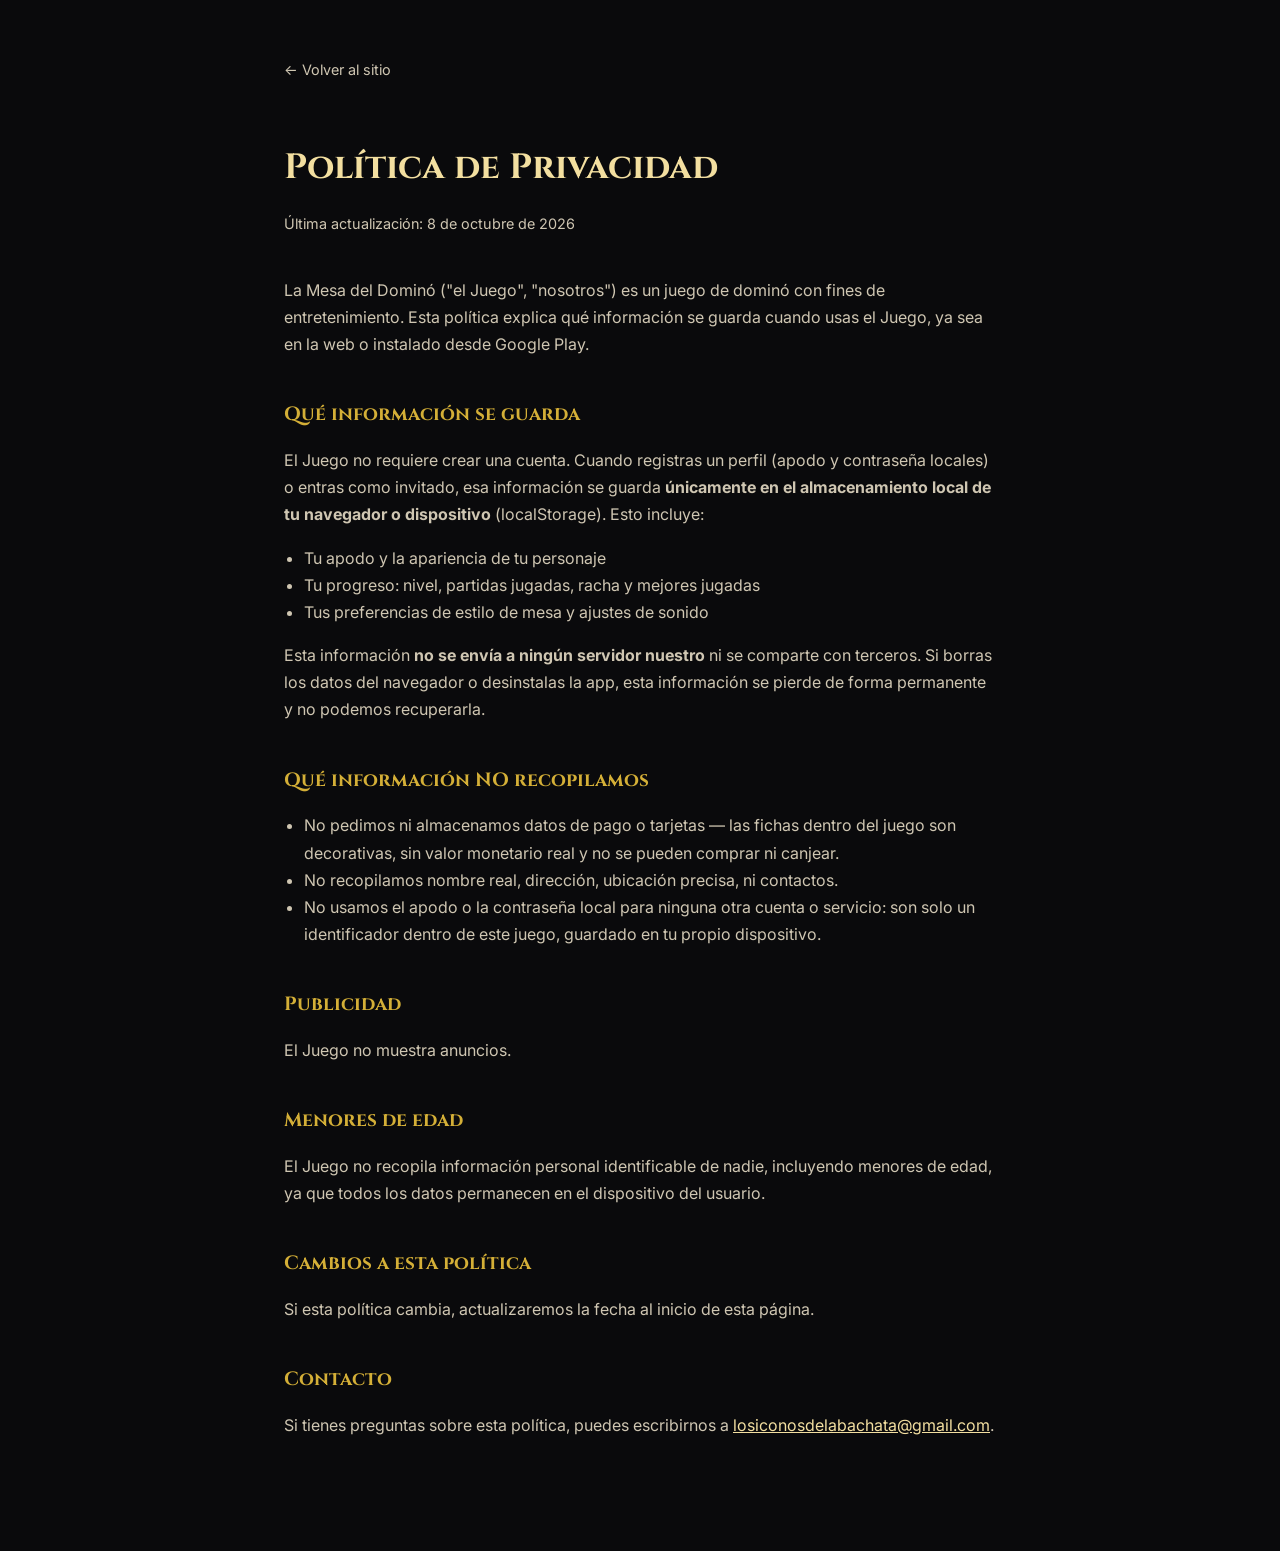
<file: privacy.html>
<!doctype html>
<html lang="es">
<head>
<meta charset="UTF-8">
<meta name="viewport" content="width=device-width, initial-scale=1.0">
<title>Política de Privacidad — La Mesa del Dominó</title>
<meta name="description" content="Política de privacidad de La Mesa del Dominó.">
<link rel="icon" href="/assets/playstore/icon-192.png">
<link rel="preconnect" href="https://fonts.googleapis.com">
<link href="https://fonts.googleapis.com/css2?family=Cinzel:wght@600;700&family=Inter:wght@400;500;600&display=swap" rel="stylesheet">
<style>
  :root{
    --gold: #d4af37;
    --gold-light: #f3dfa0;
    --black: #0a0a0c;
    --black-soft: #121214;
    --ivory: #f2ead9;
    --ivory-dim: #cfc6b2;
  }
  *{box-sizing:border-box;}
  body{
    margin:0;
    background: var(--black);
    color: var(--ivory);
    font-family: 'Inter', sans-serif;
    line-height: 1.7;
  }
  .wrap{
    max-width: 760px;
    margin: 0 auto;
    padding: 56px 24px 96px;
  }
  a{color: var(--gold-light);}
  h1{
    font-family: 'Cinzel', serif;
    color: var(--gold-light);
    font-size: clamp(1.6rem, 4vw, 2.2rem);
    margin-bottom: 4px;
  }
  .updated{
    color: var(--ivory-dim);
    font-size: 0.9rem;
    margin-bottom: 40px;
  }
  h2{
    font-family: 'Cinzel', serif;
    color: var(--gold);
    font-size: 1.2rem;
    margin-top: 40px;
    margin-bottom: 12px;
  }
  p, li{color: var(--ivory-dim);}
  ul{padding-left: 20px;}
  .back{
    display:inline-block;
    margin-bottom: 32px;
    color: var(--ivory-dim);
    text-decoration:none;
    font-size: 0.9rem;
  }
  .back:hover{color: var(--gold-light);}
</style>
</head>
<body>
<div class="wrap">
  <a class="back" href="/">&larr; Volver al sitio</a>
  <h1>Política de Privacidad</h1>
  <p class="updated">Última actualización: 8 de octubre de 2026</p>

  <p>La Mesa del Dominó ("el Juego", "nosotros") es un juego de dominó con fines de entretenimiento. Esta política explica qué información se guarda cuando usas el Juego, ya sea en la web o instalado desde Google Play.</p>

  <h2>Qué información se guarda</h2>
  <p>El Juego no requiere crear una cuenta. Cuando registras un perfil (apodo y contraseña locales) o entras como invitado, esa información se guarda <strong>únicamente en el almacenamiento local de tu navegador o dispositivo</strong> (localStorage). Esto incluye:</p>
  <ul>
    <li>Tu apodo y la apariencia de tu personaje</li>
    <li>Tu progreso: nivel, partidas jugadas, racha y mejores jugadas</li>
    <li>Tus preferencias de estilo de mesa y ajustes de sonido</li>
  </ul>
  <p>Esta información <strong>no se envía a ningún servidor nuestro</strong> ni se comparte con terceros. Si borras los datos del navegador o desinstalas la app, esta información se pierde de forma permanente y no podemos recuperarla.</p>

  <h2>Qué información NO recopilamos</h2>
  <ul>
    <li>No pedimos ni almacenamos datos de pago o tarjetas — las fichas dentro del juego son decorativas, sin valor monetario real y no se pueden comprar ni canjear.</li>
    <li>No recopilamos nombre real, dirección, ubicación precisa, ni contactos.</li>
    <li>No usamos el apodo o la contraseña local para ninguna otra cuenta o servicio: son solo un identificador dentro de este juego, guardado en tu propio dispositivo.</li>
  </ul>

  <h2>Publicidad</h2>
  <p>El Juego no muestra anuncios.</p>

  <h2>Menores de edad</h2>
  <p>El Juego no recopila información personal identificable de nadie, incluyendo menores de edad, ya que todos los datos permanecen en el dispositivo del usuario.</p>

  <h2>Cambios a esta política</h2>
  <p>Si esta política cambia, actualizaremos la fecha al inicio de esta página.</p>

  <h2>Contacto</h2>
  <p>Si tienes preguntas sobre esta política, puedes escribirnos a <a href="mailto:losiconosdelabachata@gmail.com">losiconosdelabachata@gmail.com</a>.</p>
</div>
</body>
</html>
</file>
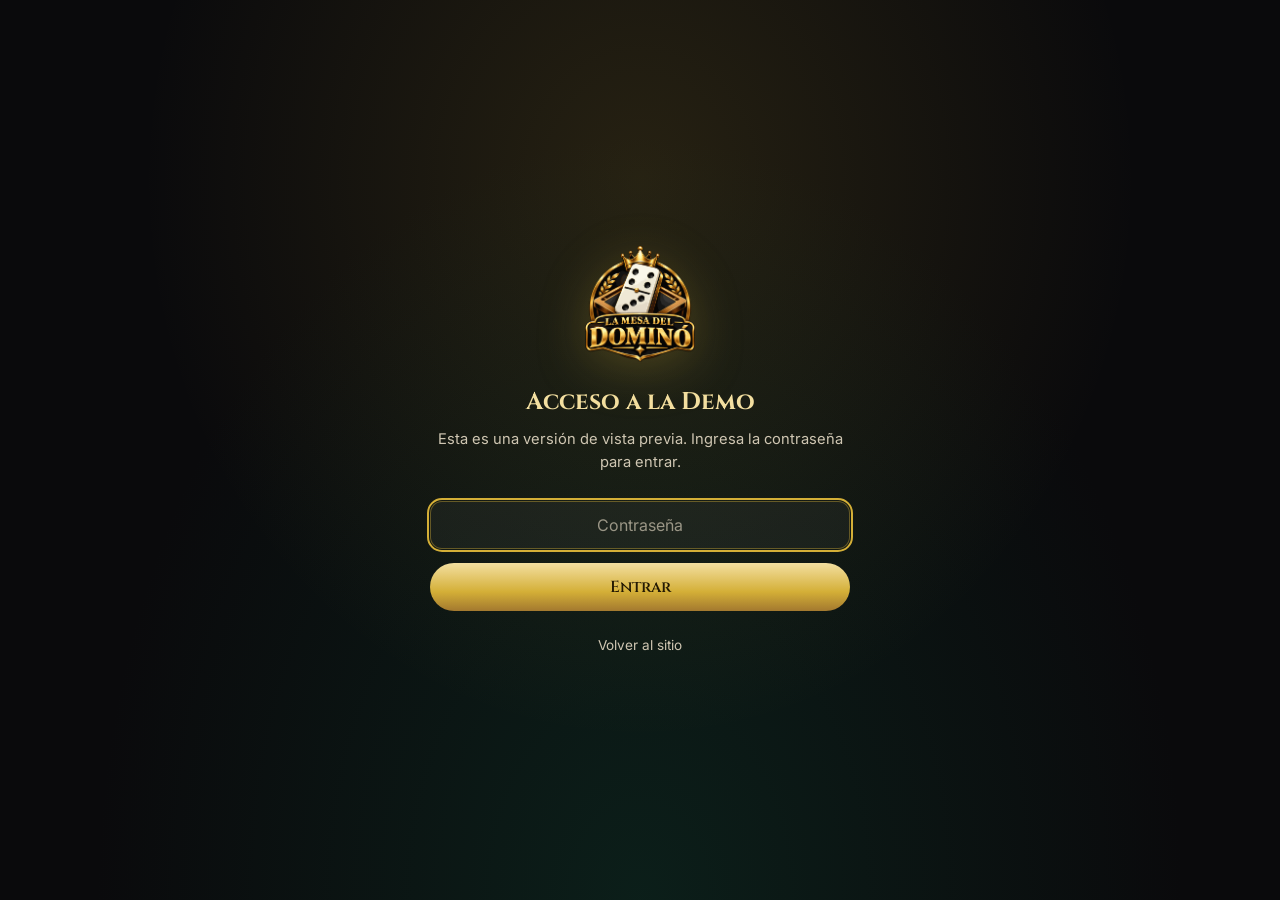
<file: demo/app/game.html>
<!doctype html>
<html lang="es">
<head>
<script>
  if (sessionStorage.getItem('lmdd_demo_auth') !== '1') {
    window.location.replace('../');
  }
</script>
<script>
(function(){
  if (!/Mobi|Android|iPhone|iPad/i.test(navigator.userAgent)) return;
  function lock(){
    try {
      if (screen.orientation && screen.orientation.lock) {
        screen.orientation.lock('landscape').catch(function(){});
      }
    } catch(e) {}
  }
  function isFullscreen(){
    return !!(document.fullscreenElement || document.webkitFullscreenElement);
  }
  function stop(){
    document.removeEventListener('click', goLandscape);
  }
  function goLandscape(){
    if (isFullscreen()) { stop(); lock(); return; }
    try {
      var el = document.documentElement;
      var req = el.requestFullscreen || el.webkitRequestFullscreen;
      if (req) {
        var p = req.call(el);
        if (p && typeof p.then === 'function') {
          p.then(function(){ stop(); lock(); }).catch(lock);
        } else {
          lock();
        }
      } else {
        lock();
      }
    } catch(e) {
      lock();
    }
  }
  document.addEventListener('click', goLandscape);
})();
</script>
<style>
  #rotate-hint{
    display:none;
    position:fixed;
    top:0; left:0; right:0;
    z-index:99999;
    background:rgba(10,10,12,0.92);
    color:#f3dfa0;
    font-family:system-ui,sans-serif;
    font-size:13px;
    text-align:center;
    padding:9px 12px;
    letter-spacing:.02em;
  }
  @media (orientation: portrait) and (max-width: 900px){
    #rotate-hint{display:block;}
  }
</style>
<link rel="preload" href="decoders/basis/basis_transcoder.wasm" as="fetch" crossorigin="anonymous">
<link rel="preload" href="decoders/draco/draco_decoder.wasm" as="fetch" crossorigin="anonymous">
<link rel="preload" href="decoders/draco/gltf/draco_decoder.wasm" as="fetch" crossorigin="anonymous">

<meta charset="UTF-8">
    <script type="application/json" id="game-meta">{"title":"La Mesa del Dominó","isMobile":false,"orientation":"landscape","disableWatermark":true,"watermarkUrl":null,"logoUrl":null,"posterUrl":"assets/ui/title_poster.webp","gameType":"2d_modern","target":"web","playSdkVersion":"1.0.3","playSdkMajor":"v1"}</script>
    <script src="./shell.js"></script>
    <script src="./play.js"></script><link rel="preload" as="image" href="./_app/royal_frame-RirBl1ta.png"><meta name="viewport" content="width=device-width,initial-scale=1,viewport-fit=cover"><meta name="theme-color" content="#0b0d0c"><meta name="description" content="La Mesa del Dominó. A timeless partnership domino game at an extraordinary table."><title>La Mesa del Dominó</title>  <script type="module" crossorigin src="./_app/index-C3t0yk4Z.js"></script>
  <link rel="stylesheet" crossorigin href="./_app/index-DfEhWkHG.css">
</head>
<body><div id="rotate-hint">Gira tu teléfono para jugar en pantalla completa</div><main id="stage"><div id="game-canvas"></div><div id="ui"></div><div id="loading" class="loading">La Mesa del Dominó<small>SETTING YOUR TABLE…</small></div></main></body>
</html>
</file>
<file: demo/app/_app/index-DfEhWkHG.css>
#photo-studio{position:absolute;inset:0;z-index:11;pointer-events:auto;color:#f6dfad;font:15px/1.5 Inter,sans-serif}#photo-studio .ps-shade{position:absolute;inset:0;background:radial-gradient(ellipse at 50% 40%,#2a0710d9,#050102f2 70%);backdrop-filter:blur(6px)}#photo-studio .ps-card{position:absolute;left:calc(50% - 505px);top:116px;width:1010px;height:676px;display:grid;grid-template-columns:412px 1fr;column-gap:50px;padding:56px 52px 34px;border:3px solid transparent;border-radius:16px;background:radial-gradient(ellipse at 28% 34%,#6a1a2e,#2a0710 62%,#170409) padding-box,linear-gradient(180deg,#fff2bf,#c99436 30%,#7a4f12 60%,#f6d27e 85%,#8a5a16) border-box;box-shadow:0 0 0 2px #2a1606,inset 0 0 0 2px #0006,inset 0 0 0 6px #d9b56b2e,0 26px 60px #000e}#photo-studio.is-opening .ps-card{animation:ps-in .22s ease-out}@keyframes ps-in{0%{opacity:0;transform:translateY(10px) scale(.985)}}#photo-studio .ps-ribbon{position:absolute;top:-23px;left:50%;width:380px;height:48px;margin:0 0 0 -190px;padding:3px;z-index:2;background:linear-gradient(180deg,#fff0b6,#d6a64a 50%,#8c6020);clip-path:polygon(0 0,100% 0,calc(100% - 17px) 50%,100% 100%,0 100%,17px 50%);filter:drop-shadow(0 4px 5px #000a)}#photo-studio .ps-ribbon>span{display:block;height:42px;font:700 21px/42px Cinzel,serif;letter-spacing:.6px;text-align:center;white-space:nowrap;color:#f7d98f;text-shadow:0 2px 2px #000;background:linear-gradient(180deg,#4b2d15,#1a0f07);clip-path:polygon(0 0,100% 0,calc(100% - 16px) 50%,100% 100%,0 100%,16px 50%)}#photo-studio button{appearance:none;cursor:pointer;font:inherit;color:inherit;padding:0;border:1px solid #b18b4b;background:#19110e;border-radius:6px;transition:filter .16s,border-color .16s,transform .16s,box-shadow .16s}#photo-studio button:hover:not(:disabled){filter:brightness(1.15);border-color:#ffe3a0}#photo-studio button:active:not(:disabled){transform:translateY(1px)}#photo-studio button:focus-visible,#photo-studio canvas:focus-visible,#photo-studio input:focus-visible{outline:3px solid #fff0b8;outline-offset:4px}#photo-studio button:disabled{cursor:default;opacity:.45}#photo-studio .ps-close{position:absolute;top:16px;right:16px;width:44px;height:44px;border-radius:50%;display:grid;place-items:center;border-color:#c9a35f88;background:#12070acc;color:#f3d48a}#photo-studio .ps-close svg{width:20px;height:20px}#photo-studio .ps-file,#photo-studio .ps-sr{position:absolute;width:1px;height:1px;overflow:hidden;clip-path:inset(50%);opacity:0;pointer-events:none}#photo-studio .ps-easel{display:flex;justify-content:center;align-items:flex-start;padding-top:6px}#photo-studio .ps-frame{position:relative;width:392px;height:456px;padding:0;overflow:hidden;border:4px solid #e3bd6f;border-radius:196px 196px 22px 22px;background:radial-gradient(ellipse at 50% 38%,#8a2a40,#2a0912 72%);box-shadow:0 0 0 5px #2b1c0a,0 0 0 6px #b48a44,0 0 34px #f3c86238,0 14px 30px #000c}#photo-studio.is-dropping .ps-frame{box-shadow:0 0 0 5px #2b1c0a,0 0 0 6px #ffe3a0,0 0 46px #f3c862aa,0 14px 30px #000c}#photo-studio .ps-canvas{display:block;width:384px;height:448px;touch-action:none;user-select:none;-webkit-user-select:none;-webkit-touch-callout:none}#photo-studio .ps-canvas.is-frame{cursor:grab}#photo-studio .ps-canvas.is-frame:active{cursor:grabbing}#photo-studio .ps-canvas.is-result{cursor:pointer}#photo-studio .ps-canvas.is-painting{filter:saturate(.55) brightness(.78) sepia(.25)}#photo-studio .ps-canvas.is-busy{filter:brightness(.7);transition:filter .2s}#photo-studio .ps-sweep{position:absolute;inset:0;pointer-events:none;background:linear-gradient(105deg,transparent 30%,#ffe3a055 46%,#fff6d988 50%,#ffe3a055 54%,transparent 70%);background-size:260% 100%;animation:ps-sweep 1.6s linear infinite;mix-blend-mode:screen}@keyframes ps-sweep{0%{background-position:130% 0}to{background-position:-130% 0}}@media(prefers-reduced-motion:reduce){#photo-studio .ps-sweep{animation:none;background-position:50% 0;opacity:.5}#photo-studio .ps-card{animation:none}}#photo-studio .ps-drop{position:absolute;inset:14px;display:flex;flex-direction:column;align-items:center;justify-content:center;gap:10px;border:2px dashed #e3bd6f99;border-radius:182px 182px 14px 14px;background:radial-gradient(ellipse at 50% 42%,#ffe3a01a,transparent 60%);color:#ffe3a0}#photo-studio .ps-drop svg{width:86px;height:86px;filter:drop-shadow(0 3px 6px #000a)}#photo-studio .ps-drop b{font:700 22px/28px Cinzel,serif;letter-spacing:1px;text-shadow:0 2px 3px #000}#photo-studio .ps-drop small{font-size:13px;color:#e2c699}#photo-studio .ps-side{display:flex;flex-direction:column;gap:13px;min-height:0;padding-top:4px}#photo-studio .ps-side h3{margin:0;font:700 28px/36px Cinzel,serif;color:#ffe6af;text-shadow:0 2px 4px #000}#photo-studio .ps-side p{margin:0;color:#ecd9b4}#photo-studio .ps-hint{font-size:13px;color:#d9bf8c!important;font-style:italic}#photo-studio .ps-small{font-size:13px;line-height:19px;color:#d9c29a!important}#photo-studio .ps-label{font:700 11px/14px Inter,sans-serif;letter-spacing:1.4px;color:#c9a35f!important;margin-top:4px!important}#photo-studio .ps-tips{margin:0;padding:0;list-style:none;display:flex;flex-direction:column;gap:6px}#photo-studio .ps-tips li{position:relative;padding-left:22px;font-size:14.5px;color:#f6dfa6}#photo-studio .ps-tips li:before{content:"";position:absolute;left:4px;top:8px;width:7px;height:7px;background:#f3c862;transform:rotate(45deg);box-shadow:0 0 6px #f3c86288}#photo-studio .ps-privacy{display:flex;gap:10px;align-items:flex-start;padding:10px 12px;border-radius:10px;border:1px solid #c9a35f55;background:#0b0604a8;font-size:12.5px;line-height:18px;color:#e3d2b0!important}#photo-studio .ps-privacy svg{flex:0 0 20px;width:20px;height:20px;color:#f3d48a;margin-top:1px}#photo-studio .ps-notice{padding:9px 12px;border-radius:9px;font-size:13.5px;line-height:19px}#photo-studio .ps-notice.is-error{border:1px solid #ff8c9688;background:#3a0a12cc;color:#ffd9dc!important}#photo-studio .ps-notice.is-ok{border:1px solid #7fe0a088;background:#0d3b22cc;color:#e8ffe9!important}#photo-studio .ps-actions{margin-top:auto;display:flex;flex-direction:column;align-items:flex-start;gap:10px}#photo-studio .ps-gold{width:352px;height:62px;display:flex;align-items:center;justify-content:center;gap:12px;border:0!important;border-radius:0!important;background:url(./gold_button-DH8HrFPd.png) center/100% 100% no-repeat!important;color:#2b1607!important;font:800 19px Cinzel,serif!important;letter-spacing:.3px;text-shadow:0 1px #fff3ad88;filter:drop-shadow(0 5px 8px #0009)}#photo-studio .ps-gold svg{width:24px;height:24px}#photo-studio .ps-gold:hover:not(:disabled){filter:brightness(1.1) drop-shadow(0 0 12px #e7ba4544);transform:translateY(-2px)}#photo-studio .ps-plain{width:352px;height:48px;font:700 15px Cinzel,serif;letter-spacing:.6px;color:#f6dfa6;background:linear-gradient(180deg,#3a2518,#17100c);border-color:#c9a35f;border-radius:24px}#photo-studio .ps-text{border:0!important;background:none!important;height:36px;padding:0 6px;font:600 12.5px Inter,sans-serif;letter-spacing:1.2px;color:#d9c29a}#photo-studio .ps-text:hover{color:#ffe3a0}#photo-studio .ps-delete{color:#ffb3b9}#photo-studio .ps-danger{height:44px;padding:0 18px;border-radius:22px;border-color:#ff8c96;background:linear-gradient(180deg,#7a1a28,#3a0a12);font:700 13.5px Cinzel,serif;color:#ffe6e8}#photo-studio .ps-confirm{padding:12px 14px;border-radius:10px;border:1px solid #ff8c9677;background:#2a0710e6;display:flex;flex-direction:column;gap:10px}#photo-studio .ps-confirm p{font-size:14px}#photo-studio .ps-confirm>div{display:flex;gap:10px}#photo-studio .ps-confirm .ps-plain{width:auto;height:44px;padding:0 22px}#photo-studio .ps-zoom{display:flex;align-items:center;gap:12px}#photo-studio .ps-round{flex:0 0 44px;width:44px;height:44px;border-radius:50%;font:700 24px/1 Inter,sans-serif;color:#ffe3a0;background:linear-gradient(180deg,#3a2518,#17100c);border-color:#c9a35f}#photo-studio #ps-zoom{flex:1;min-width:0;height:30px;accent-color:#e0b252;cursor:pointer}#photo-studio .ps-progress{display:block;height:18px;border-radius:10px;overflow:hidden;border:1.5px solid #c9a35f;background:#1a0508;box-shadow:inset 0 2px 4px #000}#photo-studio .ps-progress i{display:block;height:100%;min-width:6px;border-radius:10px;background:linear-gradient(180deg,#fff1b8,#e0a944 55%,#9a6418);box-shadow:0 0 10px #f3c86288;transition:width .25s linear}#photo-studio .ps-stage{display:flex;justify-content:space-between;font-size:14px;color:#f3d48a!important}#photo-studio .ps-stage b{font:700 18px Cinzel,serif;color:#ffe3a0}#photo-studio .ps-chips{display:flex;flex-direction:column;gap:9px}#photo-studio .ps-chip{display:flex;align-items:center;gap:14px;width:352px;height:52px;padding:0 16px;border-radius:26px;border-color:#c9a35f77;background:#0b0604c8;font:700 15.5px Cinzel,serif;color:#f6dfa6;text-align:left}#photo-studio .ps-chip i{flex:0 0 30px;width:30px;height:30px;border-radius:50%;box-shadow:0 0 0 2px #f3d48a,0 2px 4px #000}#photo-studio .ps-chip.is-on{border-color:#ffe3a0;background:linear-gradient(90deg,#4b2d15,#1a0f07);box-shadow:0 0 0 1px #ffe3a0,0 0 16px #f3c86255;color:#ffe9b8}#photo-studio .ps-chip.is-on:after{content:"✓";margin-left:auto;font:700 18px Inter,sans-serif;color:#ffe3a0}#photo-studio .ps-choices{display:grid;grid-template-columns:1fr 1fr;gap:12px}#photo-studio .ps-choice{display:grid;grid-template-columns:64px 1fr;grid-template-rows:auto auto;column-gap:12px;align-items:center;padding:10px;border-radius:12px;border-color:#c9a35f66;background:#0b0604c8;text-align:left}#photo-studio .ps-choice-pic{grid-row:1 / 3;width:64px;height:76px;border-radius:32px 32px 8px 8px;background:#2a0912 center 20%/cover no-repeat;box-shadow:0 0 0 2px #c9a35f}#photo-studio .ps-choice b{align-self:end;font:700 14.5px/18px Cinzel,serif;color:#f6dfa6}#photo-studio .ps-choice small{align-self:start;font-size:12px;line-height:16px;color:#d9c29a}#photo-studio .ps-choice.is-on{border-color:#ffe3a0;background:linear-gradient(160deg,#4b2d15,#1a0f07);box-shadow:0 0 0 1px #ffe3a0,0 0 16px #f3c86255}#photo-studio .ps-choice.is-on .ps-choice-pic{box-shadow:0 0 0 2px #ffe3a0,0 0 12px #f3c86299}body.phone-portrait #photo-studio .ps-card{inset:64px 10px 14px;width:auto;height:auto;grid-template-columns:1fr;grid-template-rows:auto auto;align-content:start;row-gap:16px;padding:70px 18px 22px;overflow-y:auto;overscroll-behavior:contain}body.phone-portrait #photo-studio .ps-ribbon{top:12px;width:300px;margin-left:-150px}body.phone-portrait #photo-studio .ps-ribbon>span{font-size:19px}body.phone-portrait #photo-studio .ps-close{top:10px;right:10px}body.phone-portrait #photo-studio .ps-frame{width:306px;height:356px;border-radius:153px 153px 18px 18px}body.phone-portrait #photo-studio .ps-canvas{width:298px;height:348px}body.phone-portrait #photo-studio .ps-drop{inset:12px;border-radius:141px 141px 12px 12px}body.phone-portrait #photo-studio .ps-drop svg{width:72px;height:72px}body.phone-portrait #photo-studio .ps-side{gap:11px}body.phone-portrait #photo-studio .ps-side h3{font-size:23px;line-height:30px;text-align:center}body.phone-portrait #photo-studio .ps-side p{font-size:15px;line-height:21px}body.phone-portrait #photo-studio .ps-tips li{font-size:15px}body.phone-portrait #photo-studio .ps-privacy{font-size:13px;line-height:18px}body.phone-portrait #photo-studio .ps-actions{margin-top:6px;align-items:stretch}body.phone-portrait #photo-studio .ps-gold,body.phone-portrait #photo-studio .ps-plain{width:100%}body.phone-portrait #photo-studio .ps-gold{height:64px;font-size:19px!important}body.phone-portrait #photo-studio .ps-plain{height:54px;border-radius:27px;font-size:16px}body.phone-portrait #photo-studio .ps-text{height:46px;font-size:14px}body.phone-portrait #photo-studio .ps-round{flex-basis:52px;width:52px;height:52px}body.phone-portrait #photo-studio .ps-chips{display:grid;grid-template-columns:repeat(3,1fr);gap:8px}body.phone-portrait #photo-studio .ps-chip{position:relative;flex-direction:column;justify-content:center;gap:7px;width:auto;height:92px;padding:8px 6px;border-radius:14px;font-size:13.5px;line-height:16px;text-align:center}body.phone-portrait #photo-studio .ps-chip.is-on:after{position:absolute;top:5px;right:8px;margin:0;font-size:14px}body.phone-portrait #photo-studio .ps-choice b{font-size:15px}body.phone-portrait #photo-studio .ps-choice small{font-size:13px}body.phone-portrait #photo-studio .ps-hint{text-align:center}#salon{position:absolute;inset:0;z-index:4;overflow:hidden;pointer-events:auto;color:#f6dfad;font:17px/1.5 Inter,sans-serif;background:#130c09 url(./registration_casino_salon-CuKBc1Ed.png) center/100% 100% no-repeat;isolation:isolate}#salon[hidden]{display:none!important;pointer-events:none}#salon:before{content:"";position:absolute;inset:0;z-index:-1;pointer-events:none;background:radial-gradient(ellipse at 50% 48%,#530f256b,transparent 61%),linear-gradient(90deg,#0001,#0000 25% 75%,#0001)}#salon *,#salon *:before,#salon *:after{box-sizing:border-box}#salon h1,#salon h2,#salon p,#salon figure{margin:0}#salon button{appearance:none;cursor:pointer;font:inherit;color:inherit;padding:0;border:1px solid #b18b4b;background:#19110e;border-radius:5px;transition:filter .16s,border-color .16s,transform .16s}#salon button:hover{filter:brightness(1.17);border-color:#ffe3a0}#salon button:active{transform:translateY(1px)}#salon button:focus-visible{outline:3px solid #fff0b8;outline-offset:5px}#salon h1:focus{outline:none}#salon img{user-select:none;-webkit-user-drag:none}#salon .salon-header{position:absolute;inset:0 0 auto;height:180px}#salon .salon-player{position:absolute;left:76px;top:62px;display:flex;align-items:center;gap:17px;padding:0;border:0;border-radius:48px 14px 14px 48px;background:none;text-align:left;color:inherit}#salon .salon-player:hover{filter:none}#salon .salon-player:hover .salon-portrait,#salon .salon-player:focus-visible .salon-portrait{box-shadow:0 0 0 3px #2b1c0a,0 0 0 4px #ffe3a0,0 0 18px #f3c86288,0 6px 16px #000b}#salon .salon-player:disabled{cursor:default;opacity:1}#salon .salon-player:disabled:hover .salon-portrait{box-shadow:0 0 0 3px #2b1c0a,0 0 0 4px #96723e,0 6px 16px #000b}#salon .salon-portrait{width:78px;height:88px;display:grid;place-items:center;overflow:hidden;flex:0 0 auto;border:2px solid #dab675;border-radius:45% 45% 40% 40%;font:28px Cinzel,serif;color:#ffe3a3;background:radial-gradient(ellipse at 50% 30%,#815937,#211812 75%);box-shadow:0 0 0 3px #2b1c0a,0 0 0 4px #96723e,0 6px 16px #000b}#salon .salon-portrait-image{width:100%;height:100%;object-fit:contain}#salon .salon-portrait-image.is-photo{object-fit:cover;object-position:50% 38%}#salon .salon-player>.salon-player-copy{display:block;width:330px;text-shadow:0 2px 5px #000}#salon .salon-player small{display:block;font:12px/22px Inter,sans-serif;letter-spacing:1.4px;color:#e2c699}#salon .salon-player strong{display:block;overflow:hidden;text-overflow:ellipsis;white-space:nowrap;font:600 25px/37px Cinzel,serif;color:#ffe6af}#salon .salon-player-copy>span{display:inline-block;vertical-align:middle;font-size:11px;letter-spacing:1.6px;color:#d0ba96}#salon .salon-player-copy>.salon-profile-chip{margin-left:12px;padding:2px 10px 2px 11px;border:1px solid #d9b56b;border-radius:12px;background:linear-gradient(180deg,#5a3a1c,#23150b);color:#ffe3a0;font:700 10.5px/17px Inter,sans-serif;letter-spacing:1px;text-shadow:none;box-shadow:0 2px 6px #000a}#salon .salon-profile-chip i{font-style:normal;margin-left:5px;font-size:13px}#salon .salon-player:hover .salon-profile-chip,#salon .salon-player:focus-visible .salon-profile-chip{background:linear-gradient(180deg,#f6d27e,#b47a22);color:#2b1607}#salon .salon-player.is-here .salon-profile-chip{background:#12070acc;color:#f3d48a;border-color:#c9a35f88}#salon .salon-crest{position:absolute;width:151px;height:157px;top:24px;left:calc(50% - 75.5px);object-fit:contain;filter:drop-shadow(0 5px 10px #000a) drop-shadow(0 0 16px #e2ab3b23)}#salon .salon-controls{position:absolute;top:50px;right:77px;display:flex;align-items:center;gap:12px}#salon .salon-controls button{height:43px;padding:0 18px;border-radius:23px;font-size:14px;color:#c7b798;background:linear-gradient(140deg,#382a1c,#130e0c);box-shadow:inset 0 0 0 3px #cc9e3e12,0 4px 9px #0008}#salon .salon-controls [data-action=mute]{width:45px;padding:0;display:grid;place-items:center;color:#f5d597}#salon .salon-controls svg{width:23px;height:23px}#salon .salon-current-language{color:#ffe5ad;font-weight:700;text-decoration:underline;text-underline-offset:5px}#salon .salon-badge{position:absolute;right:79px;top:106px;min-width:205px;height:62px;display:flex;align-items:center;justify-content:flex-end;column-gap:10px;flex-wrap:wrap;text-align:right;text-shadow:0 2px 4px #000}#salon .salon-badge img{width:72px;height:60px;object-fit:contain;filter:drop-shadow(0 3px 6px #000b)}#salon .salon-badge strong{display:block;font:600 26px/30px Cinzel,serif;color:#ffe0a0}#salon .salon-badge small{display:block;font-size:10px;letter-spacing:1px;color:#dac49b}#salon .salon-badge>small{width:100%}#salon .salon-intro{position:absolute;top:181px;left:290px;width:860px;text-align:center;color:#dfc48b;font:14px/23px Cinzel,serif;letter-spacing:3px}#salon .salon-panel{border:0;border-radius:0;background:url(./panel-B-fKovbA.png) center/100% 100% no-repeat;filter:drop-shadow(0 10px 16px #0009)}#salon .salon-hero{position:absolute;top:215px;left:calc(50% - 430px);width:860px;height:210px}#salon .salon-hero:before{content:"";position:absolute;inset:18px 23px;border-radius:28px;background:radial-gradient(ellipse at 74% 60%,#a22c404a,#4908173d 55%,transparent 85%);pointer-events:none}#salon .salon-hero-copy{position:absolute;left:56px;top:27px;z-index:1}#salon .salon-hero h1{color:#ffe5a7;font:700 36px/47px Cinzel,serif;letter-spacing:.5px;text-shadow:0 3px 3px #000,0 0 15px #d8993533}#salon .salon-hero p{font-size:16px;line-height:24px;color:#e3d4b6}#salon .salon-gold{border:0;border-radius:0;background:url(./gold_button-DH8HrFPd.png) center/100% 100% no-repeat;color:#2b1607;font:800 23px Cinzel,serif;text-shadow:0 1px #fff3ad88;filter:drop-shadow(0 5px 8px #0009)}#salon .salon-gold:hover{filter:brightness(1.12) drop-shadow(0 0 12px #e7ba4544);transform:translateY(-2px)}#salon .salon-gold:active{transform:translateY(1px)}#salon .salon-hero .salon-gold{width:336px;height:65px;margin-top:14px;display:flex;align-items:center;justify-content:center;gap:24px}#salon .salon-gold>span{font-family:Inter,sans-serif;font-size:33px;line-height:1}#salon .salon-hero-art{position:absolute;top:25px;right:67px;width:195px;height:157px;pointer-events:none}#salon .salon-hero-art:before{content:"";position:absolute;inset:20px -18px -9px;background:radial-gradient(ellipse,#e4ad4c4d,transparent 68%)}#salon .salon-hero-art img{position:absolute;width:79px;height:153px;object-fit:contain;filter:drop-shadow(4px 8px 3px #000b) drop-shadow(0 0 8px #e8b3496b)}#salon .salon-hero-art img:first-child{top:-1px;left:20px;transform:rotate(-20deg)}#salon .salon-hero-art img:last-child{top:16px;right:16px;transform:rotate(22deg)}#salon .salon-solo{position:absolute;top:437px;left:270px;width:900px;text-align:center;font-size:15px;line-height:23px;color:#ead3ab;text-shadow:0 2px 5px #000}#salon .salon-choices{position:absolute;top:479px;left:calc(50% - 430px);width:860px;display:grid;grid-template-columns:repeat(3,1fr);gap:15px}#salon .salon-card{height:205px;padding:19px 16px 17px;display:flex;flex-direction:column;align-items:center;text-align:center}#salon .salon-card:hover{filter:brightness(1.2) drop-shadow(0 8px 14px #0008);transform:translateY(-3px)}#salon .salon-card strong{display:block;font:600 20px/26px Cinzel,serif;color:#ffe2a1;margin-top:7px}#salon .salon-card small{font:13px/22px Inter,sans-serif;color:#dfcdae}#salon .salon-card b{margin-top:auto;font:600 14px/23px Cinzel,serif;color:#f3cc7e;letter-spacing:.6px}#salon .salon-card b>span{font-family:Inter,sans-serif;font-size:22px;vertical-align:-1px;padding-left:8px}#salon .salon-card-emblem{display:grid;place-items:center;width:76px;height:65px;color:#eac777;filter:drop-shadow(0 2px 5px #d99e393b)}#salon .salon-card-emblem svg{width:64px;height:64px}#salon .salon-card-felt{width:112px;height:54px;object-fit:fill;border-radius:5px;filter:drop-shadow(0 4px 5px #000b)}#salon .salon-classic strong{font-size:19px;line-height:23px;margin-top:5px}#salon .salon-classic strong>span{display:block;font-size:17px}#salon .salon-card-tiles{position:relative;width:96px;height:65px}#salon .salon-card-tiles img{position:absolute;top:-3px;width:34px;height:66px;object-fit:contain;filter:drop-shadow(2px 4px 3px #000b)}#salon .salon-card-tiles img:first-child{left:18px;transform:rotate(-18deg)}#salon .salon-card-tiles img:last-child{right:13px;transform:rotate(17deg)}#salon .salon-resume{position:absolute;top:718px;left:calc(50% - 340px);width:680px;min-height:65px;display:flex;justify-content:space-between;align-items:center;padding:8px 18px;border-top:1px solid #b09354a8;border-bottom:1px solid #b0935466;background:linear-gradient(90deg,#160e0a00,#160e0ae6 20% 80%,#160e0a00)}#salon .salon-resume strong{display:block;font:600 16px/24px Cinzel,serif;color:#ffe2a5}#salon .salon-resume small{font-size:13px;color:#dcc9a8}#salon .salon-resume button{min-width:184px;height:43px;padding:0 22px;font:600 16px Cinzel,serif;background:linear-gradient(135deg,#513320,#21150f)}#salon .salon-resume button>span{padding-left:15px;font-family:Inter,sans-serif}#salon .salon-invitation{position:absolute;top:743px;left:310px;width:820px;text-align:center;font:18px Cinzel,serif;color:#ecd7b1;text-shadow:0 2px 5px #000}#salon .salon-footer{position:absolute;top:807px;left:104px;right:104px;height:46px;display:flex;justify-content:space-between;align-items:center}#salon .salon-footer button{min-height:43px;min-width:178px;padding:0 18px;background:linear-gradient(145deg,#3a2518e8,#17100cf0);border-color:#9e7c44;font:600 14px Cinzel,serif;box-shadow:inset 0 0 0 3px #d8aa5920}#salon .salon-footer>span{font-size:11px;letter-spacing:1.4px;color:#e1cba3;text-shadow:0 2px 4px #000}#salon .salon-fineprint{position:absolute;top:862px;left:180px;right:180px;text-align:center;color:#d3bd99;font-size:11px;line-height:18px;text-shadow:0 2px 4px #000}#salon .salon-collection{position:absolute;top:188px;left:195px;width:1050px;height:510px}#salon .salon-collection>h1{font:600 33px/46px Cinzel,serif;color:#ffe2a3;text-align:center;letter-spacing:1.5px;text-shadow:0 3px 5px #000}#salon .salon-collection-intro{text-align:center;font-size:15px;line-height:27px;color:#e0cba7}#salon .salon-catalog{position:absolute;left:0;top:96px;width:569px}#salon .salon-collection h2{font:600 17px/26px Cinzel,serif;color:#f5d798;letter-spacing:1px}#salon .salon-style-grid{display:grid;grid-template-columns:repeat(3,1fr);gap:12px;margin:8px 0 16px}#salon .salon-style{height:181px;border:1px solid #af864b;border-radius:9px;background:radial-gradient(ellipse at 50% 15%,#503727,#1b120ef5 80%);box-shadow:inset 0 0 0 4px #8f6d3026,0 5px 12px #0008;padding:14px 10px 10px;display:flex;align-items:center;flex-direction:column}#salon .salon-style img{width:49px;height:95px;object-fit:contain;filter:drop-shadow(2px 4px 4px #000b)}#salon .salon-style strong{font:600 17px/27px Cinzel,serif;margin-top:5px;color:#fce0a4}#salon .salon-style span{font:600 11px/20px Inter,sans-serif;letter-spacing:1.6px;color:#ddc49a}#salon .salon-style[aria-pressed=true]{border:2px solid #ffe2a0;padding:13px 9px 9px;background:radial-gradient(ellipse at 50% 15%,#735126,#241810 80%);box-shadow:inset 0 0 0 3px #b9904b47,0 0 15px #e8b3502b}#salon .salon-style[aria-pressed=true] span{color:#ffe3a0}#salon .salon-felt-grid{margin-bottom:0}#salon .salon-felt-grid .salon-style{height:149px}#salon .salon-felt-grid img{width:137px;height:77px;object-fit:contain;border-radius:4px}#salon .salon-felt-grid .salon-style strong{margin-top:3px}#salon .salon-preview{position:absolute;top:96px;right:0;width:446px;text-align:center;padding:0 10px}#salon .salon-preview-stage{position:relative;width:426px;height:279px;margin-top:13px}#salon .salon-preview-felt{position:absolute;inset:0;width:100%;height:100%;object-fit:fill;border-radius:11px;filter:drop-shadow(0 10px 16px #0009)}#salon .salon-preview-tile{position:absolute;top:58px;left:172px;width:82px;height:159px;object-fit:contain;transform:rotate(13deg);filter:drop-shadow(6px 10px 5px #000a) drop-shadow(0 0 11px #e2b65636)}#salon .salon-preview figcaption{margin-top:18px;color:#ffe0a2;font:600 21px/30px Cinzel,serif}#salon #salon-style-status{font-size:14px;line-height:22px;color:#e5d0ad;margin-top:8px}#salon .salon-back{position:absolute;top:721px;left:calc(50% - 179px);width:358px;height:64px;font-size:21px}@media(prefers-reduced-motion:reduce){#salon button{transition:none}#salon button:hover,#salon button:active{transform:none}}#salon .salon-skill{position:absolute;top:429px;left:calc(50% - 450px);width:900px;height:46px;display:flex;align-items:center;justify-content:center;gap:14px}#salon .salon-skill-label{font:600 13px Cinzel,serif;letter-spacing:3px;color:#dfc48b;text-shadow:0 2px 4px #000}#salon .salon-skill-options{display:flex;gap:2px;padding:3px;border-radius:24px;background:linear-gradient(180deg,#1c110b,#0b0705);border:1px solid #b09354a8;box-shadow:inset 0 2px 6px #000c,0 4px 14px #0009}#salon .salon-skill-option{display:flex;align-items:center;justify-content:center;gap:8px;height:36px;min-width:146px;padding:0 16px;border:0;border-radius:20px;background:transparent;color:#d8c59c;font:600 14px Cinzel,serif;letter-spacing:1.4px;transition:background .2s,color .2s,box-shadow .2s}#salon .salon-skill-option:hover{color:#ffe5a7;background:#ffffff10}#salon .salon-skill-option.is-selected{color:#2b1a05;background:linear-gradient(180deg,#fff1c4,#e9c067 48%,#b47a22);box-shadow:0 0 14px #e9b85066,inset 0 1px #fff9}#salon .salon-skill-pips{display:inline-flex;gap:3px}#salon .salon-skill-pips i{width:6px;height:6px;border-radius:50%;background:currentColor}#salon .salon-skill-note{width:300px;font-size:13px;line-height:17px;color:#e3d4b6;text-shadow:0 2px 4px #000}body.phone-portrait #salon .salon-skill{top:424px;left:20px;width:440px;height:46px;gap:0}body.phone-portrait #salon .salon-skill-label{position:absolute;left:12px;z-index:1;font-size:10px;letter-spacing:1.2px;pointer-events:none}body.phone-portrait #salon .salon-skill-options{width:440px;padding:3px 3px 3px 72px}body.phone-portrait #salon .salon-skill-option{flex:1;min-width:0;height:38px;padding:0 6px;gap:5px;font-size:12px;letter-spacing:.6px}body.phone-portrait #salon .salon-skill-pips i{width:5px;height:5px}body.phone-portrait #salon .salon-skill-note{position:absolute;width:1px;height:1px;overflow:hidden;clip-path:inset(50%)}#salon .pf-sr{position:absolute;width:1px;height:1px;overflow:hidden;clip-path:inset(50%);white-space:nowrap}#salon .pf-view{position:absolute;top:206px;left:0;right:0;height:590px;pointer-events:none}#salon .pf-view>*{pointer-events:auto}#salon .pf-panel{position:absolute;top:0;height:590px;display:flex;flex-direction:column;gap:9px;padding:40px 18px 14px;border:3px solid transparent;border-radius:14px;color:#f6dfa6;background:radial-gradient(ellipse at 50% 30%,#3a2614,#1a0f07 66%,#0d0704) padding-box,linear-gradient(180deg,#fff2bf,#c99436 30%,#7a4f12 60%,#f6d27e 85%,#8a5a16) border-box;box-shadow:0 0 0 2px #2a1606,inset 0 0 0 2px #0006,inset 0 0 0 5px #d9b56b33,0 18px 36px #000c}#salon .pf-you{left:calc(50% - 656px);width:380px;align-items:center;background:radial-gradient(ellipse at 50% 26%,#6a1a2e,#2a0710 64%,#170409) padding-box,linear-gradient(180deg,#fff2bf,#c99436 30%,#7a4f12 60%,#f6d27e 85%,#8a5a16) border-box}#salon .pf-career{left:calc(50% - 260px);width:480px}#salon .pf-now{left:calc(50% + 236px);width:420px;background:radial-gradient(ellipse at 50% 22%,#1f6b40,#0d3b22 62%,#072012) padding-box,linear-gradient(180deg,#fff2bf,#c99436 30%,#7a4f12 60%,#f6d27e 85%,#8a5a16) border-box}#salon .pf-ribbon{position:absolute;top:-21px;left:50%;width:290px;height:46px;margin:0 0 0 -145px;padding:3px;z-index:2;background:linear-gradient(180deg,#fff0b6,#d6a64a 50%,#8c6020);clip-path:polygon(0 0,100% 0,calc(100% - 16px) 50%,100% 100%,0 100%,16px 50%);filter:drop-shadow(0 4px 5px #000a)}#salon .pf-ribbon>span{display:block;height:40px;font:700 21px/40px Cinzel,serif;letter-spacing:.5px;text-align:center;white-space:nowrap;color:#f7d98f;text-shadow:0 2px 2px #000;background:linear-gradient(180deg,#4b2d15,#1a0f07);clip-path:polygon(0 0,100% 0,calc(100% - 15px) 50%,100% 100%,0 100%,15px 50%)}#salon .pf-panel h3{margin:0 0 5px;font:700 13px/18px Cinzel,serif;letter-spacing:1.2px;color:#f3d48a;text-shadow:0 2px 2px #000}#salon .pf-panel dl,#salon .pf-panel dd,#salon .pf-panel ol,#salon .pf-panel ul{margin:0;padding:0;list-style:none}#salon .pf-card{border:1px solid #c9a35f66;border-radius:10px;background:#0b0604a8;box-shadow:inset 0 0 0 1px #0006}#salon .pf-portrait-button{position:relative;flex:0 0 auto;display:block;padding:0;margin-bottom:13px;border:0;border-radius:96px 96px 18px 18px;background:none}#salon .pf-portrait-button:hover{filter:none}#salon .pf-portrait-button:hover .pf-portrait,#salon .pf-portrait-button:focus-visible .pf-portrait{box-shadow:0 0 0 4px #2b1c0a,0 0 0 5px #ffe3a0,0 0 30px #f3c86266,0 10px 22px #000c}#salon .pf-portrait-button:hover .pf-photo-tag,#salon .pf-portrait-button:focus-visible .pf-photo-tag{filter:brightness(1.1);transform:translate(-50%,-2px)}#salon .pf-photo-tag{position:absolute;left:50%;bottom:-15px;z-index:2;transform:translate(-50%);display:flex;align-items:center;gap:7px;height:30px;padding:0 14px 0 11px;white-space:nowrap;border-radius:15px;background:linear-gradient(180deg,#fff0b6,#e0b252 50%,#a66e1e);box-shadow:0 0 0 2px #2b1c0a,0 4px 8px #000b;color:#2b1607;font:800 11px/1 Inter,sans-serif;letter-spacing:1px;transition:filter .16s,transform .16s}#salon .pf-photo-tag svg{width:17px;height:17px}#salon .pf-portrait.is-photo .pf-portrait-image{object-position:50% 40%}#salon .pf-you>.pf-name,#salon .pf-you>.pf-status,#salon .pf-you>.pf-boost,#salon .pf-you>.pf-level,#salon .pf-you>.pf-look{flex-shrink:0}#salon .pf-you.has-boost{gap:8px}#salon .pf-you.has-boost .pf-portrait{width:170px;height:196px;border-radius:85px 85px 16px 16px}#salon .pf-you.has-boost .pf-portrait-button{border-radius:85px 85px 16px 16px}#salon .pf-portrait{position:relative;flex:0 0 auto;width:192px;height:222px;display:grid;place-items:center;overflow:hidden;border:3px solid #e3bd6f;border-radius:96px 96px 18px 18px;font:54px Cinzel,serif;color:#ffe3a3;background:radial-gradient(ellipse at 50% 34%,#8a2a40,#2a0912 72%);box-shadow:0 0 0 4px #2b1c0a,0 0 0 5px #b48a44,0 0 26px #f3c86233,0 10px 22px #000c}#salon .pf-portrait:after{content:"";position:absolute;inset:0;border-radius:inherit;box-shadow:inset 0 -26px 26px -12px #170409cc;pointer-events:none}#salon .pf-portrait-image{width:100%;height:100%;object-fit:cover;object-position:50% 8%}#salon .pf-name{max-width:100%;overflow:hidden;text-overflow:ellipsis;white-space:nowrap;margin-top:2px;font:700 26px/34px Cinzel,serif;color:#ffe6af;text-shadow:0 2px 4px #000}#salon .pf-status{margin-top:-6px;padding:2px 12px;border-radius:11px;border:1px solid #c9a35f66;background:#12070acc;font:600 10px/17px Inter,sans-serif;letter-spacing:1px;color:#e9cf9c}#salon .pf-level{display:flex;align-items:center;gap:14px;width:100%;margin-top:4px;padding:8px 12px}#salon .pf-level-badge{flex:0 0 64px;width:64px;height:64px;display:flex;flex-direction:column;align-items:center;justify-content:center;border-radius:50%;background:radial-gradient(circle at 40% 30%,#fff2bf,#d6a64a 45%,#7a4f12 90%);box-shadow:0 0 0 3px #2b1c0a,0 0 0 4px #e3bd6f,0 6px 12px #000b;color:#2b1607}#salon .pf-level-badge small{font:800 8.5px/10px Inter,sans-serif;letter-spacing:1px}#salon .pf-level-badge b{font:800 27px/28px Cinzel,serif}#salon .pf-level-copy{flex:1;min-width:0;display:flex;flex-direction:column;gap:3px}#salon .pf-level-copy small{font-size:11.5px;line-height:15px;color:#e2c699}#salon .pf-level-copy small b{color:#ffe3a0}#salon .pf-bar{display:block;height:13px;border-radius:8px;overflow:hidden;border:1.5px solid #c9a35f;background:#1a0508;box-shadow:inset 0 2px 4px #000}#salon .pf-bar i{display:block;height:100%;min-width:4px;border-radius:8px;background:linear-gradient(180deg,#fff1b8,#e0a944 55%,#9a6418);box-shadow:0 0 8px #f3c86288}#salon .pf-boost{margin:-3px 0 0;padding:2px 12px;border-radius:11px;background:#1f6b40;border:1px solid #7fe0a099;font:700 11px/18px Inter,sans-serif;color:#e8ffe9}#salon .pf-look{display:grid;grid-template-columns:repeat(3,1fr);gap:6px;width:100%}#salon .pf-look>div{padding:6px 4px;text-align:center;border-radius:8px;background:#0b0604a8;border:1px solid #c9a35f44}#salon .pf-look dt{font:700 9px/12px Inter,sans-serif;letter-spacing:1px;color:#c9a35f}#salon .pf-look dd{font-size:11.5px;line-height:15px;color:#f6dfa6}#salon .pf-swatch{display:inline-block;width:10px;height:10px;margin-left:5px;vertical-align:-1px;border-radius:50%;background:var(--swatch);box-shadow:0 0 0 1.5px #f3d48a}#salon .pf-edit{width:268px;height:52px;margin-top:auto;flex:0 0 auto;font-size:18px}#salon .pf-totals{display:grid;grid-template-columns:repeat(4,1fr);gap:8px}#salon .pf-totals>div,#salon .pf-marks dl>div{padding:7px 4px 6px;text-align:center;border:1px solid #c9a35f66;border-radius:10px;background:#0b0604a8}#salon .pf-totals dt,#salon .pf-marks dt{font:700 9px/12px Inter,sans-serif;letter-spacing:.8px;color:#c9a35f}#salon .pf-totals dd{font:700 25px/30px Cinzel,serif;color:#ffe3a0}#salon .pf-totals dd small{display:block;font:10.5px/13px Inter,sans-serif;color:#d9c29a}#salon .pf-rating{display:flex;gap:12px;align-items:stretch;padding:10px 12px;border:1px solid #c9a35f66;border-radius:10px;background:linear-gradient(90deg,#2a0710cc,#0b0604a8 55%)}#salon .pf-rating-number{flex:0 0 150px;display:flex;flex-direction:column}#salon .pf-rating-number small{font:700 9.5px/13px Inter,sans-serif;letter-spacing:1px;color:#c9a35f}#salon .pf-rating-number b{font:700 40px/46px Cinzel,serif;color:#ffe3a0;text-shadow:0 2px 6px #000,0 0 16px #f3c86244}#salon .pf-rating-number span{font-size:11px;line-height:15px;color:#e2c699}#salon .pf-rating-trend{flex:1;min-width:0;display:flex;flex-direction:column;justify-content:center;gap:4px}#salon .pf-trend{display:block;width:100%;height:66px}#salon .pf-trend-empty{padding:10px;border:1px dashed #c9a35f66;border-radius:8px;font-size:12px;line-height:16px;color:#d9c29a;text-align:center}#salon .pf-rating-trend>small{font-size:10px;line-height:13px;color:#b9a07a}#salon .pf-rivals ol{display:flex;flex-direction:column;gap:4px}#salon .pf-rivals li{display:grid;grid-template-columns:30px 92px 1fr 54px;align-items:center;gap:8px;height:26px;padding:0 10px;border-radius:13px;background:#0b0604a8;border:1px solid #c9a35f33;font-size:12.5px}#salon .pf-rivals li.is-current{border-color:#e3bd6f;box-shadow:0 0 10px #f3c86233}#salon .pf-rivals b{font:700 12.5px Cinzel,serif;color:#f6dfa6}#salon .pf-pips{display:flex;gap:3px}#salon .pf-pips i{width:6px;height:6px;border-radius:50%;background:#f3c862;box-shadow:0 0 4px #f3c86288}#salon .pf-mini-bar{display:block;height:8px;border-radius:5px;overflow:hidden;background:#2a0710;border:1px solid #c9a35f77}#salon .pf-mini-bar i{display:block;height:100%;background:linear-gradient(90deg,#3fae6a,#7fe0a0)}#salon .pf-record{text-align:right;font-weight:700;color:#ffe3a0}#salon .pf-marks dl{display:grid;grid-template-columns:repeat(3,1fr);gap:6px}#salon .pf-marks dd{font:700 21px/26px Cinzel,serif;color:#ffe3a0}#salon .pf-since{margin:auto 0 0;font:italic 11px/15px Inter,sans-serif;color:#c9b089;text-align:center}#salon .pf-rows{display:flex;flex-direction:column;gap:6px}#salon .pf-row{display:flex;align-items:center;gap:10px;min-height:56px;padding:6px 8px 6px 7px;border-radius:10px;border:1px solid #c9a35f55;background:#04140bc4}#salon .pf-row-icon{flex:0 0 40px;width:40px;height:40px;display:grid;place-items:center;color:#f3d48a}#salon .pf-row-icon svg{width:100%;height:100%}#salon .pf-row.is-online .pf-row-icon svg{width:30px;height:30px}#salon .pf-row>div{flex:1;min-width:0}#salon .pf-row strong{display:block;overflow:hidden;text-overflow:ellipsis;white-space:nowrap;font:700 12.5px/17px Cinzel,serif;color:#ffe3a0}#salon .pf-row small{display:block;font-size:11.5px;line-height:15px;color:#e3d2b0}#salon .pf-row small b{color:#ffe3a0}#salon .pf-row.is-ready{border-color:#f3c862;box-shadow:0 0 12px #f3c86244}#salon .pf-war{position:relative;display:block;height:6px;margin-top:4px;border-radius:4px;overflow:hidden;background:#071a0f;border:1px solid #c9a35f77}#salon .pf-war i{position:absolute;top:0;bottom:0}#salon .pf-war .is-us{left:0;background:linear-gradient(90deg,#a3182c,#ff6b7d)}#salon .pf-war .is-them{right:0;background:linear-gradient(270deg,#1d3f8f,#6d9cff)}#salon .pf-go{flex:0 0 auto;min-width:84px;height:34px;padding:0 12px;border-radius:17px;font:700 12px Cinzel,serif;letter-spacing:.5px;color:#f6dfa6;background:linear-gradient(180deg,#3a2518,#17100c);border-color:#c9a35f}#salon .pf-go.is-primary{color:#2b1607;border-color:#fff0b6;background:linear-gradient(180deg,#fff0b6,#e0b252 50%,#a66e1e);box-shadow:0 3px 8px #000a}#salon .pf-feed{flex:1;min-height:0;display:flex;flex-direction:column;margin-top:2px;padding:8px 10px;border-radius:10px;border:1px solid #c9a35f55;background:#04140bc4}#salon .pf-feed ol{flex:1;min-height:0;overflow:hidden;display:flex;flex-direction:column;gap:4px}#salon .pf-feed li{display:grid;grid-template-columns:22px 1fr auto;align-items:center;gap:8px;min-height:30px;padding-bottom:4px;border-bottom:1px solid #c9a35f22}#salon .pf-feed li:last-child{border-bottom:0}#salon .pf-feed-icon{width:22px;height:22px;display:grid;place-items:center;color:#f3d48a}#salon .pf-feed-icon svg{width:100%;height:100%}#salon .pf-feed p{font-size:11.5px;line-height:14px;color:#f0e2c4;display:-webkit-box;-webkit-line-clamp:2;-webkit-box-orient:vertical;overflow:hidden}#salon .pf-feed li.is-won .pf-feed-icon{color:#7fe0a0}#salon .pf-feed li.is-lost .pf-feed-icon{color:#ff8c96}#salon .pf-feed time{font-size:10.5px;color:#b9a07a;white-space:nowrap}#salon .pf-feed li.is-empty{display:block;border:0}#salon .pf-feed li.is-empty p{-webkit-line-clamp:4;color:#d9c29a;font-style:italic}body.phone-portrait #salon .pf-view{position:relative;top:auto;height:auto;padding:178px 12px 0}body.phone-portrait #salon .pf-panel{position:relative;left:auto;width:auto;height:auto;margin-top:38px;padding:38px 14px 16px;gap:10px}body.phone-portrait #salon .pf-ribbon{width:270px;margin-left:-135px}body.phone-portrait #salon .pf-you{display:grid;grid-template-columns:150px 1fr;grid-template-areas:"pic name" "pic status" "pic level" "boost boost" "look look" "edit edit";align-items:center;column-gap:14px;row-gap:8px}body.phone-portrait #salon .pf-portrait-button{grid-area:pic;align-self:start;margin-bottom:16px;border-radius:75px 75px 14px 14px}body.phone-portrait #salon .pf-portrait,body.phone-portrait #salon .pf-you.has-boost .pf-portrait{width:150px;height:178px;border-radius:75px 75px 14px 14px}body.phone-portrait #salon .pf-photo-tag{height:30px;padding:0 10px 0 8px;gap:5px;font-size:10px;letter-spacing:.5px}body.phone-portrait #salon .pf-photo-tag svg{width:15px;height:15px}body.phone-portrait #salon .pf-name{grid-area:name;font-size:21px;line-height:27px;align-self:end}body.phone-portrait #salon .pf-status{grid-area:status;margin:0;justify-self:start;font-size:9.5px;letter-spacing:.4px}body.phone-portrait #salon .pf-level{grid-area:level;flex-direction:column;align-items:flex-start;gap:8px;margin:0;padding:8px 10px}body.phone-portrait #salon .pf-level-badge{flex-basis:auto;width:56px;height:56px}body.phone-portrait #salon .pf-level-copy{width:100%}body.phone-portrait #salon .pf-boost{grid-area:boost;justify-self:center;margin:0}body.phone-portrait #salon .pf-look{grid-area:look}body.phone-portrait #salon .pf-look dd{font-size:12.5px;line-height:16px}body.phone-portrait #salon .pf-edit{grid-area:edit;justify-self:center;margin-top:4px}body.phone-portrait #salon .pf-totals{grid-template-columns:repeat(2,1fr)}body.phone-portrait #salon .pf-totals dd{font-size:27px}body.phone-portrait #salon .pf-rating{flex-direction:column}body.phone-portrait #salon .pf-rating-number{flex-basis:auto;flex-direction:row;flex-wrap:wrap;align-items:baseline;column-gap:12px}body.phone-portrait #salon .pf-rating-number small{flex:1 1 100%}body.phone-portrait #salon .pf-rivals li{grid-template-columns:30px 96px 1fr 54px;height:32px;font-size:13.5px}body.phone-portrait #salon .pf-rivals b{font-size:13.5px}body.phone-portrait #salon .pf-marks dl{grid-template-columns:repeat(2,1fr)}body.phone-portrait #salon .pf-marks dd{font-size:23px}body.phone-portrait #salon .pf-marks dt,body.phone-portrait #salon .pf-totals dt{font-size:10px}body.phone-portrait #salon .pf-row strong{font-size:13.5px;white-space:normal}body.phone-portrait #salon .pf-row small{font-size:12.5px;line-height:16px}body.phone-portrait #salon .pf-go{min-width:78px;height:44px;border-radius:22px;font-size:13px}body.phone-portrait #salon .pf-feed ol{overflow:visible}body.phone-portrait #salon .pf-feed p{font-size:13px;line-height:17px;-webkit-line-clamp:3}body.phone-portrait #salon .pf-since{margin-top:2px;font-size:12px;line-height:16px}body.phone-portrait #salon[data-view=profile] .salon-footer{position:relative;top:auto;left:auto;right:auto;height:auto;margin:26px 20px 0;flex-wrap:wrap;gap:10px}body.phone-portrait #salon[data-view=profile] .salon-footer .plan-back{order:-1;flex:1 1 100%;min-height:54px;font-size:15px}body.phone-portrait #salon[data-view=profile] .salon-fineprint{position:relative;top:auto;left:auto;right:auto;margin:14px 22px 30px}#salon .club-defs{position:absolute;width:0;height:0;overflow:hidden}#salon .club-sr{position:absolute;width:1px;height:1px;overflow:hidden;clip-path:inset(50%);white-space:nowrap}#salon .club-view{position:absolute;top:196px;left:0;right:0;height:600px;pointer-events:none}#salon .club-view>*{pointer-events:auto}#salon .club-panel{position:absolute;top:0;width:600px;height:598px;border:3px solid transparent;border-radius:14px;color:#f6dfa6;background:radial-gradient(ellipse at 50% 32%,#5e1527,#2a0710 66%,#170409) padding-box,linear-gradient(180deg,#fff2bf,#c99436 30%,#7a4f12 60%,#f6d27e 85%,#8a5a16) border-box;box-shadow:0 0 0 2px #2a1606,inset 0 0 0 2px #0006,inset 0 0 0 5px #d9b56b33,0 18px 36px #000c}#salon .club-roulette{left:calc(50% - 616px)}#salon .club-penas{left:calc(50% + 16px);background:radial-gradient(ellipse at 50% 24%,#1f6b40,#0d3b22 62%,#072012) padding-box,linear-gradient(180deg,#fff2bf,#c99436 30%,#7a4f12 60%,#f6d27e 85%,#8a5a16) border-box}#salon .club-ribbon{position:absolute;top:-24px;left:50%;width:480px;height:54px;margin:0 0 0 -240px;padding:3px;z-index:2;background:linear-gradient(180deg,#fff0b6,#d6a64a 50%,#8c6020);clip-path:polygon(0 0,100% 0,calc(100% - 18px) 50%,100% 100%,0 100%,18px 50%);filter:drop-shadow(0 4px 5px #000a)}#salon .club-ribbon>span{display:block;height:48px;font:700 25px/48px Cinzel,serif;letter-spacing:.5px;text-align:center;white-space:nowrap;background:linear-gradient(180deg,#4b2d15,#1a0f07);clip-path:polygon(0 0,100% 0,calc(100% - 17px) 50%,100% 100%,0 100%,17px 50%)}#salon .club-ribbon>span,#salon .club-countdown b,#salon .club-stats dd,#salon .club-prize-card strong{color:#f6d48a;background-clip:text;-webkit-background-clip:text}#salon .club-ribbon>span{background-image:linear-gradient(180deg,#4b2d15,#1a0f07);color:#f7d98f;-webkit-background-clip:border-box;background-clip:border-box;text-shadow:0 2px 2px #000}#salon .club-daily{position:absolute;top:42px;left:50%;transform:translate(-50%);display:flex;align-items:center;gap:8px;white-space:nowrap;padding:4px 16px;border-radius:16px;background:#12070acc;border:1px solid #c9a35f88;font:700 14px/22px Cinzel,serif;color:#f3d48a}#salon .club-daily svg{width:22px;height:22px}#salon .club-wheel{position:absolute;top:80px;left:calc(50% - 178px);width:356px;height:356px;filter:drop-shadow(0 14px 18px #000c)}#salon .club-wheel:before{content:"";position:absolute;inset:-26px;border-radius:50%;background:radial-gradient(circle,transparent 58%,#ffd77a33 64%,transparent 72%);pointer-events:none}#salon .club-wheel-disc,#salon .club-rim-art{position:absolute;inset:0;width:100%;height:100%}#salon .club-wheel-disc{border-radius:50%;will-change:transform}#salon .club-disc-art{display:block;width:100%;height:100%}#salon .club-seg-big{font:700 25px Cinzel,serif;fill:url(#club-gold);text-anchor:middle;paint-order:stroke;stroke:#1c0e04;stroke-width:3px}#salon .club-seg-big.is-jackpot{font-size:23px}#salon .club-seg-small{font:700 9px Inter,sans-serif;letter-spacing:.5px;fill:#f6dfa6;text-anchor:middle;paint-order:stroke;stroke:#1c0e04;stroke-width:2px}#salon .club-bulb{fill:#fff6d6;filter:drop-shadow(0 0 3px #ffd36e);animation:club-bulb 1.3s ease-in-out infinite}#salon .club-bulb:nth-of-type(2n){animation-delay:.65s}#salon[data-spinning] .club-bulb{animation-duration:.35s}@keyframes club-bulb{0%,to{opacity:1}50%{opacity:.35}}#salon .club-wheel-pointer{position:absolute;top:-16px;left:50%;width:36px;height:46px;margin-left:-18px;z-index:3;background:linear-gradient(180deg,#fff2bf,#d29f42 55%,#8a5a16);clip-path:polygon(0 0,100% 0,50% 100%);filter:drop-shadow(0 4px 3px #000b)}#salon .club-wheel-hub{position:absolute;left:50%;top:50%;width:100px;height:100px;margin:-50px 0 0 -50px;z-index:2;border:0;border-radius:50%;display:flex;flex-direction:column;align-items:center;justify-content:center;gap:1px;background:radial-gradient(circle at 40% 30%,#74512a,#1a1008 72%);box-shadow:0 0 0 4px #e9c067,0 0 0 7px #6b420c,0 6px 14px #000c,inset 0 0 16px #000}#salon .club-wheel-hub svg{width:44px;height:44px;filter:drop-shadow(0 2px 2px #000a)}#salon .club-wheel-hub b{padding:0 9px;border-radius:4px;font:700 14px/20px Cinzel,serif;color:#2b1607;background:linear-gradient(180deg,#fff0b5,#d7a345)}#salon .club-wheel-hub:disabled{opacity:1;filter:saturate(.55) brightness(.8);cursor:default}#salon .club-countdown{position:absolute;top:452px;left:50%;transform:translate(-50%);min-width:330px;padding:4px 18px;border-radius:18px;white-space:nowrap;text-align:center;font:700 15px/24px Cinzel,serif;color:#f3d48a;background:#12070add;border:1.5px solid #c9a35f;box-shadow:0 4px 10px #000a}#salon .club-countdown b{color:#ffe9b0}#salon .club-spin{position:absolute;top:494px;left:calc(50% - 170px);width:340px;height:64px;font-size:25px}#salon .club-spin:disabled{opacity:.78;filter:saturate(.35) drop-shadow(0 5px 8px #0009);cursor:default}#salon .club-boost{position:absolute;top:88px;right:18px;padding:3px 10px;border-radius:12px;font:700 12px/18px Inter,sans-serif;color:#2b1607;background:linear-gradient(180deg,#fff1b8,#e0a843);box-shadow:0 0 12px #ffd36e88}#salon .club-odds{position:absolute;bottom:8px;left:0;right:0;text-align:center;font:12px/18px Inter,sans-serif;color:#e5cfa3}#salon .club-odds summary{display:inline-block;cursor:pointer;padding:6px 12px;text-decoration:underline;text-underline-offset:3px;list-style:none}#salon .club-odds summary::-webkit-details-marker{display:none}#salon .club-odds summary:focus-visible{outline:3px solid #fff0b8;outline-offset:2px}#salon .club-odds[open]>:not(summary){position:relative;z-index:5}#salon .club-odds ul{position:absolute!important;bottom:34px;left:50%;width:400px;margin:0 0 0 -200px;padding:10px 14px;list-style:none;text-align:left;background:#160b06f5;border:1.5px solid #c9a35f;border-radius:10px;box-shadow:0 10px 24px #000d}#salon .club-odds li{display:flex;justify-content:space-between;gap:12px;padding:2px 0;border-bottom:1px solid #c9a35f22}#salon .club-odds li b{color:#ffe3a0}#salon .club-odds p{position:absolute!important;bottom:-4px;left:0;right:0;font-size:11px;color:#d8c49c}#salon .club-odds[open] summary{visibility:hidden}#salon .club-prize{position:absolute;inset:0;z-index:6;display:grid;place-items:center;border-radius:12px;background:#0b0305cc}#salon .club-prize[hidden]{display:none}#salon .club-prize-card{position:relative;width:380px;padding:26px 24px 22px;text-align:center;border:3px solid transparent;border-radius:14px;background:radial-gradient(ellipse at 50% 20%,#6e1a2c,#2a0710 75%) padding-box,linear-gradient(180deg,#fff2bf,#c99436 40%,#7a4f12 70%,#f6d27e) border-box;box-shadow:0 0 40px #ffd36e66,0 16px 30px #000d;animation:club-pop .55s cubic-bezier(.2,1.4,.4,1) both}#salon .club-prize-card.is-jackpot{box-shadow:0 0 70px #ffd36eaa,0 16px 30px #000d}#salon .club-prize-burst{position:absolute;inset:-60px;z-index:-1;border-radius:50%;pointer-events:none;background:repeating-conic-gradient(from 0deg,#ffd77a44 0 8deg,transparent 8deg 20deg);mask:radial-gradient(circle,#000 30%,transparent 68%);-webkit-mask:radial-gradient(circle,#000 30%,transparent 68%);animation:club-rays 9s linear infinite}#salon .club-prize-card>svg{width:52px;height:52px}#salon .club-prize-card h3{margin:4px 0 0;font:700 30px/38px Cinzel,serif;color:#ffe39f;text-shadow:0 3px 2px #000}#salon .club-prize-card strong{display:block;font:700 54px/62px Cinzel,serif;color:#ffe08a;text-shadow:0 3px 0 #5a3606,0 0 18px #ffd36e88}#salon .club-prize-card strong small{font-size:26px}#salon .club-prize-card p{margin:4px 0 14px;font:15px/22px Inter,sans-serif;color:#f1dfb8}#salon .club-prize-card p b{color:#ffe3a0}#salon .club-prize-card .salon-gold{width:260px;height:56px;font-size:20px}@keyframes club-pop{0%{transform:scale(.6);opacity:0}to{transform:none;opacity:1}}@keyframes club-rays{to{transform:rotate(360deg)}}#salon .club-sub{position:absolute;top:40px;left:0;right:0;text-align:center;font:600 13px/20px Inter,sans-serif;color:#d9e8cf;text-shadow:0 1px 2px #000}#salon .club-card{position:absolute;border:1.5px solid #c9a35f;border-radius:9px;text-align:center;background:linear-gradient(180deg,#11402ae8,#062114f2);box-shadow:inset 0 0 0 2px #0005,0 0 0 2px #0a1f12,0 6px 12px #0009}#salon .club-card h3{margin:8px 0 0;font:700 16px/22px Cinzel,serif;letter-spacing:.3px;color:#f6d48a;text-shadow:0 2px 2px #000}#salon .club-identity{top:68px;left:22px;right:22px;height:134px;text-align:left}#salon .club-crest{position:absolute;left:12px;top:6px;width:120px;height:120px;filter:drop-shadow(0 6px 8px #000b)}#salon .club-crest-art{width:100%;height:100%}#salon .club-name{position:absolute;left:146px;right:14px;top:10px;display:flex;align-items:center;gap:8px}#salon .club-name strong{flex:1;min-width:0;text-align:center;overflow:hidden;text-overflow:ellipsis;white-space:nowrap;font:700 24px/34px Cinzel,serif;color:#ffe3a0;text-shadow:0 2px 2px #000}#salon .club-name button{width:34px;height:34px;flex:0 0 34px;border-radius:6px;font:24px/30px Arial,sans-serif;color:#f3d48a;background:linear-gradient(180deg,#2f2210,#120c05);border-color:#c9a35f}#salon .club-bar{position:absolute;left:150px;right:18px;top:56px;height:14px;border-radius:8px;overflow:hidden;border:1.5px solid #c9a35f;background:#071a0f;box-shadow:inset 0 2px 4px #000}#salon .club-bar i{display:block;height:100%;border-radius:6px;background:linear-gradient(180deg,#a9f2ff,#2ab3d8 50%,#106a8a);box-shadow:0 0 8px #5fd8ff}#salon .club-stats{position:absolute;left:146px;right:14px;top:80px;display:grid;grid-template-columns:repeat(3,1fr);margin:0;text-align:center}#salon .club-stats>div+div{border-left:1px solid #c9a35f66}#salon .club-stats dt{font:700 11px/16px Inter,sans-serif;letter-spacing:.8px;color:#cfe3c4}#salon .club-stats dd{margin:0;font:700 22px/28px Cinzel,serif;color:#ffe08a;text-shadow:0 2px 2px #000}#salon .club-war{top:216px;left:22px;width:300px;height:150px}#salon .club-war small{display:block;font:600 11px/14px Inter,sans-serif;color:#cfe3c4}#salon .club-war-bars{position:absolute;left:16px;right:74px;top:56px;display:grid;gap:6px}#salon .club-war-bars span{display:block;height:11px;border-radius:6px;overflow:hidden;border:1px solid #c9a35f;background:#071a0f;box-shadow:inset 0 2px 3px #000}#salon .club-war-bars i{display:block;height:100%;border-radius:5px}#salon .club-war-bars .is-us i{background:linear-gradient(180deg,#a9f2ff,#2ab3d8 50%,#106a8a);box-shadow:0 0 8px #5fd8ff}#salon .club-war-bars .is-them i{background:linear-gradient(180deg,#ffb3b3,#d8323e 50%,#7a1018)}#salon .club-vs{position:absolute;right:14px;top:42px;width:48px;height:56px;filter:drop-shadow(0 3px 4px #000b)}#salon .club-vs-text{font:900 17px Inter,sans-serif;fill:#fff;paint-order:stroke;stroke:#1c0e04;stroke-width:2px;font-style:italic}#salon .club-war-rival{position:absolute;left:8px;right:8px;top:92px;margin:0;font:700 11.5px/15px Cinzel,serif;color:#f3d48a}#salon .club-war-rival b{display:block;font-size:12.5px;color:#ffe9b0;white-space:nowrap;overflow:hidden;text-overflow:ellipsis}#salon .club-war-score{position:absolute;left:12px;right:12px;bottom:6px;margin:0;display:flex;justify-content:space-between;font:600 11.5px/16px Inter,sans-serif;color:#d9e8cf}#salon .club-war-score b{color:#ffe08a;font-size:13px}#salon .club-vault{top:216px;left:334px;right:22px;height:150px}#salon .club-vault img{display:block;width:116px;height:84px;margin:0 auto -4px;object-fit:contain;filter:drop-shadow(0 6px 8px #000b)}#salon .club-vault p{margin:2px 0 0;font:700 12.5px/16px Cinzel,serif;color:#f3d48a}#salon .club-vault p b{color:#ffe9b0;font-size:14px}#salon .club-vault small{font:11px/15px Inter,sans-serif;color:#cfe3c4}#salon .club-table{top:378px;left:22px;width:300px;height:140px}#salon .club-table-art{position:relative;width:190px;height:70px;margin:8px auto 0}#salon .club-table-art span{position:absolute;inset:12px 28px;border-radius:40px;border:4px solid #6b4a22;background:radial-gradient(ellipse at 50% 40%,#2f8a55,#0d3b22 80%);box-shadow:0 0 0 2px #c9a35f,0 6px 10px #000b,inset 0 0 12px #000a}#salon .club-table-art i{position:absolute;width:30px;height:22px;border-radius:6px 6px 3px 3px;background:linear-gradient(180deg,#3a2410,#170d05);border:1px solid #8a6a33;box-shadow:0 3px 5px #000a}#salon .club-table-art i:nth-child(1){left:80px;top:0}#salon .club-table-art i:nth-child(2){left:80px;bottom:0;transform:rotate(180deg)}#salon .club-table-art i:nth-child(3){left:4px;top:24px;transform:rotate(-90deg)}#salon .club-table-art i:nth-child(4){right:4px;top:24px;transform:rotate(90deg)}#salon .club-table p{margin:6px 12px 0;font:11.5px/15px Inter,sans-serif;color:#d9e8cf}#salon .club-board{top:378px;left:334px;right:22px;height:140px;padding:0 8px;text-align:left}#salon .club-board h3{text-align:center;margin-top:6px}#salon .club-board ol{margin:2px 0 0;padding:0;list-style:none;height:54px;overflow:hidden}#salon .club-board li{display:flex;align-items:flex-start;gap:6px;height:27px;overflow:hidden}#salon .club-board li:nth-child(n+3){display:none}#salon .club-board li>div{min-width:0;flex:1;font:10.5px/13px Inter,sans-serif;color:#d9e8cf}#salon .club-board li b{color:#ffe3a0}#salon .club-board time{color:#9fbf95;font-size:9.5px}#salon .club-board li p{margin:0;overflow:hidden;text-overflow:ellipsis;white-space:nowrap;color:#f1e6c8}#salon .club-board li.is-empty p{white-space:normal;text-align:center;color:#cfe3c4;font:italic 11px/14px Inter,sans-serif}#salon .club-avatar{display:grid;place-items:center;flex:0 0 22px;width:22px;height:22px;border-radius:50%;font:700 11px/1 Cinzel,serif;color:#2b1607;background:linear-gradient(180deg,#fff0b5,#d7a345);box-shadow:0 0 0 1.5px #6b420c}#salon .club-avatar svg{width:15px;height:15px}#salon .club-board .is-war .club-avatar,#salon .club-board .is-spin .club-avatar{background:radial-gradient(circle at 40% 30%,#6e1a2c,#2a0710)}#salon .club-note{display:flex;gap:4px;margin-top:4px}#salon .club-note input{flex:1;min-width:0;height:30px;padding:0 10px;border-radius:15px;border:1px solid #c9a35f99;background:#041309;color:#f6e7c4;font:12px Inter,sans-serif}#salon .club-note input::placeholder{color:#8fae86}#salon .club-note input:focus-visible{outline:2px solid #fff0b8;outline-offset:1px}#salon .club-note button{width:30px;height:30px;flex:0 0 30px;border-radius:50%;display:grid;place-items:center;color:#2b1607;background:linear-gradient(180deg,#fff0b5,#d7a345);border:0}#salon .club-note svg{width:16px;height:16px}#salon .club-board>small{display:block;margin-top:2px;text-align:center;font:9.5px/12px Inter,sans-serif;color:#9fbf95}#salon .club-play{position:absolute;top:530px;left:calc(50% - 170px);width:340px;height:60px;font-size:22px}#salon .club-play:disabled,#salon .club-name button:disabled{opacity:.6}#salon .salon-club-entries{position:absolute;inset:0;pointer-events:none}#salon .salon-club-entry{position:absolute;top:280px;width:200px;height:262px;padding:14px 12px;pointer-events:auto;display:flex;flex-direction:column;align-items:center;gap:6px;text-align:center;border:2px solid transparent;border-radius:14px;box-shadow:0 0 0 2px #2a1606,0 12px 24px #000c,inset 0 0 0 2px #0005}#salon .salon-club-entry.is-roulette{left:64px;background:radial-gradient(ellipse at 50% 30%,#5e1527,#1f050c 80%) padding-box,linear-gradient(180deg,#fff2bf,#c99436 40%,#7a4f12 70%,#f6d27e) border-box}#salon .salon-club-entry.is-penas{right:64px;background:radial-gradient(ellipse at 50% 30%,#1f6b40,#062114 80%) padding-box,linear-gradient(180deg,#fff2bf,#c99436 40%,#7a4f12 70%,#f6d27e) border-box}#salon .salon-club-entry:hover{filter:brightness(1.15);transform:translateY(-3px)}#salon .salon-club-icon{display:block;width:130px;height:130px;filter:drop-shadow(0 6px 8px #000b)}#salon .salon-club-icon svg{width:100%;height:100%}#salon .salon-club-entry strong{font:700 17px/22px Cinzel,serif;color:#ffe3a0;text-shadow:0 2px 2px #000}#salon .salon-club-entry small{font:600 12.5px/17px Inter,sans-serif;color:#f1dfb8}#salon .salon-club-entry.is-ready{animation:club-ready 2.2s ease-in-out infinite}#salon .salon-club-entry.is-ready small{color:#ffe08a}@keyframes club-ready{0%,to{box-shadow:0 0 0 2px #2a1606,0 12px 24px #000c,inset 0 0 0 2px #0005}50%{box-shadow:0 0 0 2px #2a1606,0 0 26px #ffd36ecc,0 12px 24px #000c,inset 0 0 0 2px #0005}}body.phone-portrait #salon .club-view{position:relative;top:auto;height:auto;padding:178px 12px 0}body.phone-portrait #salon .club-panel{position:relative;left:auto;width:auto;margin-top:38px}body.phone-portrait #salon .club-roulette{height:584px}body.phone-portrait #salon .club-penas{height:814px}body.phone-portrait #salon .club-ribbon{width:380px;height:48px;margin-left:-190px;top:-22px}body.phone-portrait #salon .club-ribbon>span{height:42px;font-size:20px;line-height:42px}body.phone-portrait #salon .club-daily{top:38px;font-size:13px}body.phone-portrait #salon .club-wheel{top:78px;left:calc(50% - 168px);width:336px;height:336px}body.phone-portrait #salon .club-countdown{top:428px;min-width:0;width:400px;font-size:13.5px}body.phone-portrait #salon .club-spin{top:470px;left:calc(50% - 165px);width:330px;height:62px;font-size:23px}body.phone-portrait #salon .club-boost{top:72px;right:10px}body.phone-portrait #salon .club-odds ul{width:400px;margin-left:-200px;font-size:12px}body.phone-portrait #salon .club-prize-card{width:390px}body.phone-portrait #salon .club-sub{top:36px;font-size:12px}body.phone-portrait #salon .club-identity{top:64px;left:12px;right:12px;height:128px}body.phone-portrait #salon .club-crest{width:100px;height:100px;top:12px;left:8px}body.phone-portrait #salon .club-name{left:116px;right:8px}body.phone-portrait #salon .club-name strong{font-size:18px}body.phone-portrait #salon .club-name button{width:44px;height:44px;flex-basis:44px}body.phone-portrait #salon .club-bar{left:120px;right:12px;top:60px}body.phone-portrait #salon .club-stats{left:116px;right:8px;top:82px}body.phone-portrait #salon .club-stats dd{font-size:19px}body.phone-portrait #salon .club-war{top:204px;left:12px;width:auto;right:12px;height:158px}body.phone-portrait #salon .club-war-rival{top:90px}body.phone-portrait #salon .club-vs{right:22px}body.phone-portrait #salon .club-war-bars{right:86px}body.phone-portrait #salon .club-vault{top:374px;left:12px;width:calc(50% - 18px);right:auto;height:160px}body.phone-portrait #salon .club-table{top:374px;left:auto;right:12px;width:calc(50% - 18px);height:160px}body.phone-portrait #salon .club-table-art{transform:scale(.9);margin-top:4px}body.phone-portrait #salon .club-board{top:546px;left:12px;right:12px}body.phone-portrait #salon .club-board ol{height:81px}body.phone-portrait #salon .club-board li:nth-child(n+3){display:flex}body.phone-portrait #salon .club-board li>div{font-size:11.5px;line-height:13.5px}body.phone-portrait #salon .club-note input,body.phone-portrait #salon .club-note button{height:40px}body.phone-portrait #salon .club-note button{width:40px;flex-basis:40px}body.phone-portrait #salon .club-note input{font-size:16px;border-radius:20px}body.phone-portrait #salon .club-board{height:182px}body.phone-portrait #salon .club-play{top:744px;left:calc(50% - 165px);width:330px;height:58px;font-size:20px}body.phone-portrait #salon[data-view=club] .salon-footer{position:relative;top:auto;left:auto;right:auto;height:auto;margin:26px 20px 0;flex-wrap:wrap;gap:10px}body.phone-portrait #salon[data-view=club] .salon-footer .plan-back{order:-1;flex:1 1 100%;min-height:54px;font-size:15px}body.phone-portrait #salon[data-view=club] .salon-fineprint{position:relative;top:auto;left:auto;right:auto;margin:14px 22px 30px}body.phone-portrait #salon .salon-invitation{display:none}body.phone-portrait #salon .salon-club-entries{position:absolute;inset:680px auto auto 20px;width:440px;height:58px;display:grid;grid-template-columns:1fr 1fr;gap:8px}body.phone-portrait #salon .salon-club-entry{position:relative;top:auto;left:auto;right:auto;width:auto;height:58px;padding:4px 8px 4px 4px;flex-direction:row;gap:6px;text-align:left;border-radius:10px}body.phone-portrait #salon .salon-club-icon{width:48px;height:48px;flex:0 0 48px}body.phone-portrait #salon .salon-club-entry strong{display:block;font-size:11.5px;line-height:14px}body.phone-portrait #salon .salon-club-entry small{display:block;font-size:10.5px;line-height:13px}body.phone-portrait #salon .salon-club-entry>strong,body.phone-portrait #salon .salon-club-entry>small{flex:1 1 100%}body.phone-portrait #salon .salon-club-entry{flex-wrap:wrap;align-content:center;padding-left:58px}body.phone-portrait #salon .salon-club-icon{position:absolute;left:5px;top:5px}body.phone-portrait #salon .salon-resume{top:744px;min-height:52px;padding:4px 10px}@media(prefers-reduced-motion:reduce){#salon .club-bulb,#salon .club-prize-burst,#salon .salon-club-entry.is-ready,#salon .club-prize-card{animation:none}}@font-face{font-family:Cinzel;src:url(./cinzel-Dzu6Mfm8.ttf) format("truetype");font-display:swap}@font-face{font-family:Inter;src:url(./inter-VF2RPR_K.ttf) format("truetype");font-display:swap}:root{--gold:#dfbd72;--ivory:#f1e9d7;--muted:#928d81;--line:#5c4a2d;--dark:#0c0e0e}*{box-sizing:border-box}html,body{width:100%;height:100%;margin:0;overflow:hidden;background:#050606;color:var(--ivory);font-family:Inter,Arial,sans-serif}button{font:inherit;color:inherit;cursor:pointer;-webkit-tap-highlight-color:transparent}button:focus-visible{outline:2px solid #fff1b8;outline-offset:5px}button:disabled{cursor:default;opacity:.35}button[hidden],[hidden]{display:none!important}svg{width:23px;height:23px;flex-shrink:0}#stage{width:1440px;height:900px;position:absolute;transform-origin:top left;overflow:hidden;background:#080a0a}#game-canvas,#ui{position:absolute;inset:0}#game-canvas canvas{display:block}#ui{pointer-events:none}#ui button,#modal-layer,#menu-screen{pointer-events:auto}#hud{position:absolute;inset:0}h1,h2,h3,p{margin:0}#menu-screen{position:absolute;inset:0;background:radial-gradient(ellipse at 50% 43%,#262016 0,#101110 39%,#070909 72%);overflow:hidden}.menu-glow{position:absolute;inset:0;opacity:.4;background:radial-gradient(ellipse at 50% 2%,#66502b4f,transparent 48%),repeating-linear-gradient(120deg,transparent 0,transparent 98px,#b7964d05 99px,transparent 100px)}.menu-header{position:absolute;left:68px;right:68px;top:39px;display:flex;align-items:center;justify-content:space-between}.small-brand{font-family:Cinzel;letter-spacing:3px;font-size:17px;font-weight:600;color:#d7bd89;line-height:1.25}.small-brand i{display:block;letter-spacing:3.2px;font-style:normal;font-size:10px}.private-club{font-size:10px;letter-spacing:4px;color:#817663;position:absolute;left:50%;transform:translate(-50%)}.icon-button{display:inline-flex;align-items:center;justify-content:center;width:46px;height:46px;border:1px solid #99815d40;border-radius:50%;background:#10131296;color:#c9b489;transition:background .2s,border-color .2s,transform .2s}.icon-button:hover{background:#57452955;border-color:#c3a269;transform:translateY(-1px)}.ornament{position:absolute;width:93px;height:93px;border-color:#766039;border-style:solid;opacity:.6}.ornament:after{content:"";position:absolute;width:7px;height:7px;background:#b99652;transform:rotate(45deg)}.top-left{left:31px;top:24px;border-width:1px 0 0 1px}.top-left:after{top:-4px;left:-4px}.top-right{right:31px;top:24px;border-width:1px 1px 0 0}.top-right:after{top:-4px;right:-4px}.bottom-left{left:31px;bottom:24px;border-width:0 0 1px 1px}.bottom-left:after{bottom:-4px;left:-4px}.bottom-right{right:31px;bottom:24px;border-width:0 1px 1px 0}.bottom-right:after{bottom:-4px;right:-4px}.menu-center{position:absolute;top:100px;left:50%;width:620px;transform:translate(-50%);display:flex;align-items:center;flex-direction:column;animation:reveal .8s ease-out}.hero-logo{position:relative;width:437px;height:451px;object-fit:contain;filter:drop-shadow(0 17px 28px #0009)}.logo-halo{width:490px;height:440px;position:absolute;top:0;border-radius:50%;background:radial-gradient(ellipse,#b68b3921,transparent 65%);animation:breathe 6s ease-in-out infinite}.menu-kicker{display:flex;align-items:center;gap:19px;font-size:11px;letter-spacing:3px;color:#d9c297;margin-top:7px}.menu-kicker span{width:39px;height:1px;background:linear-gradient(90deg,transparent,#947847)}.menu-kicker span:last-child{transform:rotate(180deg)}.menu-tagline{color:#938d80;font-size:13px;margin-top:15px;letter-spacing:.2px}.menu-buttons{display:flex;flex-direction:column;gap:12px;margin-top:27px;width:310px}.button{height:55px;display:flex;align-items:center;justify-content:center;gap:30px;border-radius:5px;padding:0 25px;font-weight:600;font-size:14px;letter-spacing:.3px;transition:filter .2s,transform .2s,background .2s,border-color .2s}.button svg{width:19px;height:19px}.primary{color:#20190e;background:linear-gradient(110deg,#edce8a,#c9a35b 65%,#e4c57d);box-shadow:inset 0 1px #fff0c8,0 4px 19px #0005;border:1px solid #e7c687}.primary:hover{filter:brightness(1.12);transform:translateY(-2px)}.primary:active{transform:translateY(1px)}.secondary{background:#151715bb;border:1px solid #88724b80;color:#d6c6a7}.secondary:hover{background:#2d271a;border-color:#b39b66;transform:translateY(-1px)}.text-button{background:transparent;border:0;color:#a59b87;height:41px;font-size:12px}.text-button:hover{color:#ebd19d}.menu-footer{position:absolute;left:0;right:0;bottom:58px;text-align:center}.menu-facts{display:flex;align-items:center;justify-content:center;gap:28px;font-size:10px;color:#b5a789;letter-spacing:1.8px}.menu-facts>span{display:flex;align-items:center;gap:9px}.menu-facts b{font-family:Cinzel;color:#e1c080;font-size:19px;font-weight:400;letter-spacing:0}.menu-facts svg{width:20px;color:#dbba77}.menu-facts>i{height:17px;width:1px;background:#65512f80}.menu-footer p{font-size:9px;letter-spacing:2px;color:#5f5b51;margin-top:20px}.edition{position:absolute;bottom:43px;left:67px;font-size:8px;color:#605b4e;letter-spacing:1.4px}.game-header{height:106px;position:absolute;left:53px;right:53px;top:12px;display:flex;align-items:center;justify-content:space-between;border-bottom:1px solid #54452d70}.table-brand{display:flex;gap:13px;align-items:center;font-family:Cinzel;font-size:19px;letter-spacing:2px;color:#d9bd83;font-weight:600}.table-brand>svg{width:32px;height:32px}.table-brand small{display:block;font-family:Cinzel;font-size:10px;letter-spacing:3.3px;margin-top:2px}.game-header nav{display:flex;gap:12px}.scoreboard{position:absolute;left:50%;transform:translate(-50%);display:flex;gap:26px;align-items:center;text-align:center;height:100%}.team-score{min-width:150px;display:flex;flex-direction:column;gap:3px}.team-score label{font-size:9px;letter-spacing:1.4px;color:#a09988}.team-score strong{font-family:Cinzel;font-size:39px;line-height:1.1;color:#e5ddcc;font-weight:500}.team-score.yours strong{color:#e2bd75}.score-goal{width:90px;border-left:1px solid #55482d90;border-right:1px solid #55482d90}.score-goal small{font-size:8px;display:block;letter-spacing:1.7px;color:#9f947a}.score-goal b{font-size:14px;font-weight:500;display:block;line-height:1.5;color:#c5b28a}.score-goal span{font-size:8px;letter-spacing:1.2px;color:#726c5e;display:block;margin-top:4px}.seat{position:absolute;color:#dcd1bd;transition:border-color .2s,background .2s;border:1px solid transparent;pointer-events:none}.seat b{font-family:Cinzel;font-size:14px;letter-spacing:1.5px;display:block;font-weight:500}.seat-role{display:block;color:#887d64;font-size:8px;letter-spacing:1.4px;margin-bottom:5px}.seat .tile-count{display:block;font-size:10px;color:#a49e90;margin-top:5px}.seat-avatar{border-radius:50%;width:42px;height:42px;display:flex;align-items:center;justify-content:center;font-family:Cinzel;font-size:21px;border:1px solid #90774a80;background:radial-gradient(circle at 40% 20%,#4f4430,#211e16);color:#e4c98f;box-shadow:0 4px 13px #0007}.partner{left:599px;top:145px;width:242px;height:76px;border-radius:9px;display:flex;align-items:center;gap:14px;padding:10px 18px;background:#101311ce}.partner .seat-role{color:#93876b;font-size:8px;margin-bottom:3px}.partner b{font-size:15px}.partner .tile-count{font-size:9px;margin-top:3px}.turn-dot{display:none;width:6px;height:6px;border-radius:50%;background:#d6b166;box-shadow:0 0 9px #e5bf7160}.seat.active .turn-dot,.hand-label.active .turn-dot{display:block;position:absolute;right:13px;top:13px}.seat.active{border-color:#b7914e9c;background:#201e14ed}.seat.active .seat-role{color:#d2b470}.rival{top:307px;width:142px;height:167px;border-radius:10px;display:flex;align-items:center;flex-direction:column;padding-top:16px;background:#0c0e0ee8}.rival .seat-avatar{margin-bottom:12px}.left-rival{left:94px}.right-rival{right:94px}.rival .seat-role{font-size:8px;margin-bottom:4px}.rival .tile-count{margin-top:8px}.ends-bar{position:absolute;top:231px;left:50%;transform:translate(-50%);display:flex;align-items:center;gap:12px;height:27px}.ends-bar>span{font-size:8px;letter-spacing:1.6px;color:#afa385}.ends-bar b{width:25px;height:25px;border:1px solid #92764c8c;border-radius:4px;display:flex;align-items:center;justify-content:center;font-size:13px;color:#e2d0a9;font-weight:500;background:#15160f88}.ends-bar i{font-style:normal;font-size:10px;color:#706247}.turn-message{position:absolute;top:648px;left:280px;right:280px;text-align:center}.turn-message>div{font-family:Cinzel;font-size:20px;letter-spacing:.6px;color:#e6d3a9;line-height:27px}.turn-message p{font-size:11px;color:#938e80;line-height:21px;margin-top:3px}.hand-label{position:absolute;left:112px;top:742px;min-width:145px;padding:12px 0}.hand-label>b{font-family:Cinzel;display:block;font-size:17px;letter-spacing:1px;color:#d5c19a}.hand-label>small{display:block;font-size:10px;margin-top:8px;color:#847e71}.hand-label.active>.seat-role{color:#d7b772}.hand-label.active .turn-dot{right:12px;top:17px}.hand-actions{position:absolute;right:100px;top:728px;width:160px;display:flex;flex-direction:column;gap:8px}.small-button{border:1px solid #6b5a3b70;background:#161913;color:#c2b293;border-radius:5px;height:34px;display:flex;align-items:center;justify-content:center;gap:9px;font-size:11px;transition:background .2s,border-color .2s}.small-button svg{width:17px;height:17px}.small-button:hover:not(:disabled){background:#383020;border-color:#b7985d}.pass-button{border-color:#b99a5d;background:#c8a669;color:#20180b;font-weight:600}.table-footer{position:absolute;bottom:15px;left:58px;right:58px;display:flex;align-items:center;justify-content:space-between;border-top:1px solid #4d422b60;padding-top:13px;font-size:8px;letter-spacing:1px;color:#6e685a}.table-rules i{font-style:normal;font-size:6px;padding:0 9px;color:#92774b}#history-line{font-size:9px;color:#a09580;letter-spacing:.2px;text-align:center;max-width:700px;white-space:nowrap;overflow:hidden;text-overflow:ellipsis}.offline-label{display:flex;gap:7px;align-items:center}.offline-label i{display:block;width:4px;height:4px;border-radius:50%;background:#869379}#modal-layer{position:absolute;inset:0;display:flex;align-items:center;justify-content:center;z-index:10}.modal-shade{position:absolute;inset:0;background:#030505df;backdrop-filter:blur(9px)}.modal-card{position:relative;width:770px;padding:34px 51px 30px;text-align:center;background:radial-gradient(ellipse at 50% 0,#30291a,#111512 67%);border:1px solid #96805a;border-radius:13px;box-shadow:0 28px 130px #000,inset 0 0 0 6px #b7985520;animation:reveal .3s ease-out}.modal-close{position:absolute;right:20px;top:20px;width:34px;height:34px}.modal-close svg{width:17px;height:17px}.modal-emblem{height:43px;display:flex;align-items:center;justify-content:center;color:#d8b773;margin-bottom:10px}.modal-emblem svg{width:40px;height:40px}.eyebrow{font-size:9px;letter-spacing:2.5px;color:#b7a074}.modal-card h1{font-family:Cinzel;font-size:32px;font-weight:500;line-height:1.3;color:#ead9b7;margin-top:16px;letter-spacing:.3px}.modal-intro{color:#a59d8c;font-size:12px;line-height:1.8;margin:15px auto 0;max-width:575px}.rule-grid{display:grid;grid-template-columns:1fr 1fr;gap:25px 33px;text-align:left;margin-top:26px;border-top:1px solid #65523275;border-bottom:1px solid #65523275;padding:23px 0}.rule-grid>div{position:relative;padding-left:29px}.rule-grid>div>span{position:absolute;left:0;top:2px;font-family:Cinzel;font-size:12px;color:#ba9b5f}.rule-grid h3{font-family:Cinzel;font-size:15px;font-weight:500;color:#d8c6a2;margin-bottom:8px}.rule-grid p{font-size:11px;line-height:1.8;color:#a29a8a}.help-tip{margin-top:18px;display:flex;align-items:center;justify-content:center;gap:8px;font-size:10px;color:#baa479}.help-tip svg{width:18px;height:18px}.modal-primary{width:280px;margin:23px auto 0}.modal-buttons{width:290px;display:flex;flex-direction:column;gap:12px;margin:30px auto 7px}.result-scores{display:flex;align-items:center;justify-content:center;gap:35px;padding:23px 0 19px;margin-top:20px;border-top:1px solid #5d4d3180;border-bottom:1px solid #5d4d3180}.result-scores>div{min-width:155px}.result-scores label{display:block;font-size:9px;letter-spacing:1.4px;color:#a69c87}.result-scores strong{display:block;font-family:Cinzel;font-size:46px;color:#d5c9b2;line-height:1.5;font-weight:400}.result-scores .winning strong{color:#edc778}.result-scores>span{color:#8d826a;font-size:8px;letter-spacing:1.1px}.remaining-hands{display:grid;grid-template-columns:1fr 1fr;gap:15px 25px;text-align:left;padding:20px 0 8px}.remaining-hands label{display:flex;justify-content:space-between;font-size:8px;letter-spacing:1px;color:#a1967e}.remaining-hands label small{font-size:8px;letter-spacing:.6px;color:#706b5e}.mini-hand{display:flex;gap:3px;height:41px;margin-top:7px;align-items:center}.mini-hand img{height:41px;width:21px;object-fit:contain}.empty-hand{font-size:8px;letter-spacing:1.2px;color:#c7ac72}.result-buttons{display:flex;flex-direction:column;align-items:center;gap:5px;margin-top:10px}.result-buttons>.primary{width:285px}.gold{color:#e4bc6d}.loading{position:absolute;z-index:99;inset:0;display:flex;flex-direction:column;gap:14px;align-items:center;justify-content:center;background:#0b0d0c;color:#ddbc7b;font-family:Cinzel;font-size:25px}.loading small{font:10px Inter;letter-spacing:2px;color:#94866c}.loading.hidden{display:none}.returning .menu-center{top:75px}.returning .hero-logo{width:407px;height:420px}.returning .menu-buttons{margin-top:21px;gap:9px}@keyframes reveal{0%{opacity:0;filter:blur(3px)}to{opacity:1;filter:blur(0)}}@keyframes breathe{50%{opacity:.5;transform:scale(1.05)}}@media(prefers-reduced-motion:reduce){*{animation:none!important;transition:none!important}}:root{--gold:#edcc87;--ivory:#fff0d5;--muted:#b0a285}#stage{background:#04150f}#menu-screen{background:linear-gradient(0deg,#030b0866,transparent 56%,#07040110),url(./casino_grand_salon-Bj5eNJ9K.webp) center/cover no-repeat}.menu-glow{opacity:.7;background:radial-gradient(ellipse at 50% 30%,#e3a74621,transparent 48%)}.menu-center{top:91px}.hero-logo{width:443px;height:456px;filter:drop-shadow(0 12px 24px #000c) drop-shadow(0 0 20px #dca53e20)}.logo-halo{background:radial-gradient(ellipse,#d6a84e30,transparent 66%)}.menu-header{top:36px}.small-brand{text-shadow:0 2px 9px #000;color:#f4db9e}.private-club{font-size:10px;color:#e4c68d;letter-spacing:3.5px;text-shadow:0 2px 8px #000}.menu-kicker{color:#f8dfab;text-shadow:0 1px 9px #000}.menu-tagline{color:#cabb9d;text-shadow:0 2px 8px #000}.menu-buttons{width:325px;margin-top:26px;gap:12px}.button.primary{position:relative;color:#2b1907;background:linear-gradient(110deg,#d4a547,#fff0b6 28%,#e4bf6b 62%,#c9993d);border:1px solid #f4d797;box-shadow:inset 0 0 0 3px #7a511238,inset 0 1px #fff9d9,0 3px 16px #0008,0 0 23px #d3a64c20;font-family:Cinzel;font-size:15px;letter-spacing:.6px}.button.secondary{border:1px solid #b59557;background:linear-gradient(115deg,#271711ef,#0d1712f5);color:#e8c98a;box-shadow:inset 0 0 0 3px #ac85451a,0 4px 16px #0008}.button.secondary:hover{background:linear-gradient(115deg,#553323,#172b20)}.menu-footer{bottom:48px}.menu-footer p{color:#a99773;font-size:9px;text-shadow:0 2px 6px #000}.menu-facts{color:#d6bd88;gap:29px}.menu-facts b{color:#ffe0a1;text-shadow:0 0 12px #d3a64b55}.edition{color:#c1aa7b;bottom:37px;left:65px;text-shadow:0 2px 8px #000}.ornament{border-color:#d5ac61;opacity:.65}.casino-menu-chip{position:absolute;bottom:90px;width:129px;height:118px;background:url(./chips-C1I0HOFj.png) center/contain no-repeat;filter:drop-shadow(0 9px 7px #0009);pointer-events:none}.chip-left{left:181px;transform:rotate(-12deg)}.chip-right{right:181px;transform:rotate(18deg)}.returning .menu-center{top:68px}.returning .hero-logo{width:403px;height:417px}.returning .menu-buttons{margin-top:19px}.icon-button{border-color:#ad885d99;background:linear-gradient(140deg,#40321bd9,#11130ef2);color:#e9cb8b;box-shadow:inset 0 0 0 3px #80623f24,0 3px 9px #0007}.icon-button:hover{border-color:#ffe0a1;background:#534127}.game-header{top:7px;height:135px;border:0}.table-brand{font-size:17px;color:#e5c17b;text-shadow:0 2px 9px #000}.table-brand small{font-size:9px}.table-brand>svg{width:28px;height:28px}.game-header nav{gap:10px}.game-header .icon-button{width:39px;height:39px}.game-header .icon-button svg{width:20px;height:20px}.scoreboard{top:0;align-items:center;gap:20px;height:135px}.team-score{position:relative;min-width:245px;width:245px;height:99px;padding:17px 26px 13px;gap:0;background:url(./score_plaque-ohlTkeWZ.png) center/100% 100% no-repeat;filter:drop-shadow(0 8px 13px #0008)}.team-score label{font-family:Cinzel;font-size:11px;letter-spacing:1.4px;color:#f5d99f;text-shadow:0 1px 2px #000}.team-score strong,.team-score.yours strong{color:#ffe4a2;font-size:41px;line-height:1.08;text-shadow:0 0 12px #dbab4b70,0 2px 2px #251508}.score-track{position:absolute;bottom:13px;left:39px;right:39px;height:2px;background:#98805450}.score-track i{display:block;width:0;height:100%;background:linear-gradient(90deg,#ae7732,#ffe1a1);box-shadow:0 0 8px #ffd175;transition:width .8s ease}.score-goal{position:relative;width:123px;align-self:stretch;border:0;padding-top:76px}.score-crest{width:86px;height:79px;position:absolute;left:50%;top:-2px;transform:translate(-50%);object-fit:contain;filter:drop-shadow(0 4px 6px #0009)}.score-goal small{font-family:Cinzel;color:#e5c890;font-size:9px;letter-spacing:1.6px;line-height:12px}.score-goal b{font-family:Cinzel;font-size:26px;line-height:28px;color:#ffdea0;text-shadow:0 0 10px #dba53d55}.score-goal span{font-size:8px;letter-spacing:1.8px;color:#af9871;margin-top:3px}.casino-race-banner{position:absolute;top:146px;left:408px;width:624px;height:32px;border:1px solid #c19b57;border-radius:16px;background:linear-gradient(90deg,#261409ef,#511a23f5 30% 70%,#261409ef);box-shadow:inset 0 0 0 3px #a7854529,0 3px 12px #0009;display:flex;align-items:center;justify-content:center;font-family:Cinzel;font-size:12px;letter-spacing:.2px;color:#f5dbac}.casino-race-banner:before,.casino-race-banner:after{content:"";position:absolute;top:12px;width:6px;height:6px;transform:rotate(45deg);background:#d9b875;box-shadow:0 0 4px #e8c27a80}.casino-race-banner:before{left:15px}.casino-race-banner:after{right:15px}.partner{top:186px;left:592px;width:256px;height:81px;padding:8px 20px 8px 15px;gap:15px;background:url(./score_plaque-ohlTkeWZ.png) center/100% 100% no-repeat;border:0;border-radius:0;filter:drop-shadow(0 6px 8px #000a)}.partner.active{background:url(./score_plaque-ohlTkeWZ.png) center/100% 100% no-repeat;filter:drop-shadow(0 0 10px #f3c26490);border:0}.partner-portrait{width:56px;height:59px;flex-shrink:0;border-radius:8px;border:2px solid #d7b777;box-shadow:inset 0 0 0 1px #31200e,0 0 10px #d6ad5960;overflow:hidden}.partner-portrait img{width:100%;height:100%;object-fit:cover}.partner .seat-role{font-size:8px;color:#c6aa79;letter-spacing:1px}.partner b{font-size:17px;color:#ffe8b6}.partner .tile-count{font-family:Cinzel;font-size:10px;color:#d9c191;margin-top:4px}.partner.active .turn-dot{right:15px;top:18px}.rival{border:1px solid #bb985d90;background:linear-gradient(130deg,#332418f5,#0b110ef5 65%);box-shadow:inset 0 0 0 4px #b997522b,0 6px 18px #000b;border-radius:10px}.rival .seat-avatar{width:47px;height:47px;border:2px solid #c5a666;color:#f4daa0;box-shadow:inset 0 0 0 3px #423320,0 3px 12px #0008;background:radial-gradient(circle at 35% 25%,#655336,#211a11 65%)}.rival.active{border-color:#ffe1a0;background:linear-gradient(130deg,#5b4527f5,#151c12f5 65%);box-shadow:inset 0 0 0 4px #ddbc653d,0 0 20px #ddbd635a}.seat-role{color:#bda67a}.seat .tile-count{color:#d2bb8f}.rival b{color:#f0d39b}.ends-bar{top:235px;left:1055px;padding:2px 14px;background:#0c211ccf;border:1px solid #977d463d;border-radius:14px;box-shadow:0 2px 7px #0004}.ends-bar>span{color:#dcc58e;font-size:8px}.ends-bar b{width:24px;height:24px;color:#ffe1a0;background:#15271d;border-color:#aa9056}.turn-message{top:624px;left:300px;right:300px}.turn-message>div{width:600px;height:47px;margin:auto;line-height:47px;font-family:Cinzel;font-size:18px;color:#f0d49a;background:url(./score_plaque-ohlTkeWZ.png) center/100% 100% no-repeat;filter:drop-shadow(0 4px 8px #0009);text-shadow:0 2px 4px #000}.human-turn .turn-message>div{filter:drop-shadow(0 0 9px #f2c76475);color:#fff1bb;text-shadow:0 0 9px #f1c25170}.turn-message p{font-size:10px;color:#dbc49a;line-height:17px;margin-top:6px;text-shadow:0 2px 5px #000}.hand-label{top:742px}.hand-label>b{color:#f3d294;font-size:17px;text-shadow:0 2px 6px #000}.hand-label>small{color:#baaa8c}.hand-actions{top:734px}.small-button{border-color:#b390546f;background:linear-gradient(135deg,#322718,#12221a);box-shadow:inset 0 0 0 2px #d8b36315,0 3px 9px #0006;color:#e3c792;height:34px}.pass-button{color:#25190a;background:linear-gradient(110deg,#efcd82,#bb8d43);border-color:#ffdc93}.table-footer{color:#a58d64;border-color:#8b713b40}#history-line{color:#d1b787}.offline-label{color:#bda775}.offline-label i{background:#cbae67}.modal-card{background:radial-gradient(ellipse at 50% 0,#3c2c18,#091d15 73%);border:2px solid #d9b568;box-shadow:0 28px 130px #000,inset 0 0 0 5px #121b11,inset 0 0 0 6px #b7985560,0 0 40px #cc9b3025}.modal-card h1{color:#f9deb0;text-shadow:0 2px 4px #000}.eyebrow{color:#d1ae6d}.modal-emblem{color:#f7d68c;filter:drop-shadow(0 0 6px #d3a74966)}.result-scores{border-color:#95783e75}.result-scores>div{min-width:205px;height:102px;padding:15px 20px;background:url(./score_plaque-ohlTkeWZ.png) center/100% 100% no-repeat}.result-scores label{font-family:Cinzel;font-size:9px;color:#e7c78e}.result-scores strong{font-size:41px;line-height:1.2;color:#f2d397}.result-scores .winning strong{color:#ffe6a6;text-shadow:0 0 16px #f2c56885}.result-scores>span{color:#b9a371}@media(prefers-reduced-motion:reduce){.score-track i{transition:none}}#menu-screen.registration-front{background:url(./registration_casino_salon-CuKBc1Ed.png) center/100% 100% no-repeat}.registration-front .welcome-spotlight{position:absolute;inset:0;pointer-events:none;background:radial-gradient(ellipse at 50% 28%,#dbac3a18,transparent 45%)}.registration-front .welcome-crest{position:absolute;top:47px;left:50%;transform:translate(-50%);width:329px;height:340px;object-fit:contain;filter:drop-shadow(0 8px 14px #000b) drop-shadow(0 0 16px #edb74320)}.registration-front .welcome-form{position:absolute;left:50%;top:388px;transform:translate(-50%);width:740px;height:327px;margin:0;color:#f7d898}.registration-front .welcome-panel{position:absolute;inset:0;background:url(./panel-B-fKovbA.png) center/100% 100% no-repeat;pointer-events:none;filter:drop-shadow(0 10px 18px #000b)}.registration-front h1{position:relative;text-align:center;font-family:Cinzel;font-size:29px;line-height:38px;margin:19px 0 0;color:#ffe49e;text-shadow:0 2px 3px #000,0 0 12px #d4a03736;font-weight:700;letter-spacing:.1px}.registration-front h1:after{content:"◆";display:block;font-size:11px;height:13px;line-height:13px;color:#ecc16f;background:linear-gradient(90deg,transparent,#a68040 44%,transparent 44%,transparent 56%,#a68040 56%,transparent) center/360px 1px no-repeat}.registration-front .welcome-local{position:relative;font:9px Inter;text-align:center;letter-spacing:.1px;color:#baab8c;margin:6px auto 0}.registration-front .welcome-fields{position:absolute;left:51px;top:96px;width:409px}.registration-front .welcome-fields label{display:block;font-family:Cinzel;font-size:17px;line-height:25px;letter-spacing:.3px;color:#f4d69a;margin:0 0 4px 20px;font-weight:600;text-shadow:0 2px 2px #000}.registration-front .welcome-fields label:not(:first-child){margin-top:7px}.registration-front .welcome-input{position:relative;height:45px;display:flex;align-items:center;gap:8px;border:2px solid #e1b76a;border-radius:13px;background:linear-gradient(0deg,#563516b8,#160e06f0);box-shadow:inset 0 0 0 2px #5e3919,inset 0 2px 7px #000a,0 2px 6px #0008}.registration-front .welcome-input>span{color:#e8c27e;font-size:8px;display:block;margin:0 7px}.registration-front input{flex:1;min-width:0;width:100%;height:100%;border:0;background:transparent;outline:none;color:#ffe2a0;font:17px Inter;padding:0 2px;caret-color:#ffe9bd}.registration-front input::placeholder{color:#c9ac77b0;font-size:15px}.registration-front input:-webkit-autofill{-webkit-box-shadow:0 0 0 100px #271c0c inset;-webkit-text-fill-color:#ffe2a0}.registration-front .welcome-input:focus-within{border-color:#ffecb5;box-shadow:0 0 16px #efc66a4d,inset 0 0 0 2px #8c652e}.registration-front .welcome-input:has([aria-invalid=true]){border-color:#f3a489}.registration-front .password-toggle{display:flex;align-items:center;justify-content:center;width:35px;height:35px;margin-right:5px;border:0;background:transparent;color:#d8b97c}.registration-front .password-toggle svg{width:20px;height:20px}.registration-front .welcome-gift{position:absolute;left:480px;top:92px;width:208px;text-align:center}.registration-front .welcome-gift img{display:block;width:143px;height:111px;object-fit:contain;margin:0 auto -7px;filter:drop-shadow(0 0 9px #b07a2a7d)}.registration-front .welcome-gift>div{position:relative;background:linear-gradient(125deg,#392613,#120e09);border:1px solid #c9a363;box-shadow:inset 0 0 0 2px #57422188,0 3px 10px #0006;border-radius:5px;padding:7px 4px}.registration-front .welcome-gift strong{display:block;font-family:Cinzel;font-size:31px;line-height:31px;letter-spacing:.3px;color:#ffe2a0;text-shadow:0 0 8px #b986343e}.registration-front .welcome-gift b{display:block;font-family:Cinzel;font-size:12px;font-weight:600;color:#f0d6a1;line-height:17px}.registration-front .welcome-gift small{display:block;font:8px Inter;color:#b5a182;line-height:15px}.registration-front .welcome-error{position:absolute;top:254px;left:55px;right:55px;min-height:20px;font:9px/12px Inter;text-align:center;color:#ffd1b1}.registration-front .welcome-gold{display:flex;align-items:center;justify-content:center;position:absolute;left:60px;top:278px;width:620px;height:75px;border:0;background:url(./gold_button-DH8HrFPd.png) center/100% 100% no-repeat;color:#251300;font-family:Cinzel;font-size:28px;font-weight:800;letter-spacing:-.3px;text-shadow:0 1px #ffffc770;filter:drop-shadow(0 4px 9px #000b) drop-shadow(0 0 10px #ffd05733);transition:filter .2s,transform .2s}.registration-front .welcome-gold:hover:not(:disabled){filter:brightness(1.14) drop-shadow(0 0 14px #ffd56866);transform:translateY(-2px)}.registration-front .welcome-gold:active:not(:disabled){transform:translateY(1px)}.registration-front .welcome-gold:disabled{opacity:.8;font-size:23px}.registration-front .welcome-bottom{position:absolute;left:50%;top:755px;transform:translate(-50%);width:710px;text-align:center;display:flex;align-items:center;flex-direction:column}.registration-front .welcome-guest{border:0;background:transparent;font:600 22px Cinzel;color:#f1cf89;line-height:42px;height:44px;text-shadow:0 2px 6px #000;position:relative;padding:0 48px}.registration-front .welcome-guest:before,.registration-front .welcome-guest:after{content:"";position:absolute;width:100%;left:0;height:1px;background:linear-gradient(90deg,transparent,#b99150,transparent)}.registration-front .welcome-guest:before{top:0}.registration-front .welcome-guest:after{bottom:0}.registration-front .welcome-switch{font:15px Cinzel;color:#d9b984;border:0;background:transparent;height:33px;padding:0 16px;margin-top:5px;text-shadow:0 2px 7px #000}.registration-front .welcome-guest:hover,.registration-front .welcome-switch:hover{color:#fff0b8;text-shadow:0 0 14px #c89c4b8c}.registration-front .welcome-chip-button{position:absolute;bottom:49px;width:67px;height:67px;border-radius:50%;border:5px dashed #d1ad67;background:radial-gradient(circle,#40311b,#120f0b 62%,#ad843e 63%,#ecd090 66%,#1c170f 68%);box-shadow:0 0 0 2px #1d160b,0 0 0 4px #d0a358,inset 0 0 0 4px #0e0e0a,0 6px 15px #000b;color:#f6d693;display:flex;align-items:center;justify-content:center;transition:filter .2s}.registration-front .welcome-chip-button:hover{filter:brightness(1.25)}.registration-front .welcome-chip-button svg{width:27px;height:27px}.registration-front .welcome-chip-button>span{font-family:Cinzel;font-size:42px;font-style:italic;line-height:1}.registration-front .welcome-sound{left:64px}.registration-front .welcome-info{right:64px}.registration-front .welcome-fineprint{position:absolute;left:250px;right:250px;top:849px;text-align:center;font:8px Inter;color:#bfa77d;letter-spacing:.1px;text-shadow:0 2px 5px #000}.registration-front .welcome-player{position:absolute;top:124px;left:52px;width:408px;text-align:center}.registration-front .welcome-player>span{display:block;font:9px Inter;color:#bba174;letter-spacing:2px}.registration-front .welcome-player>strong{display:block;font:30px Cinzel;color:#ffe3a6;margin-top:12px;overflow:hidden;text-overflow:ellipsis;white-space:nowrap}.registration-front .welcome-player>p{font:11px Inter;color:#bdb097;margin-top:16px}.registration-front .welcome-sparks{position:absolute;inset:0;pointer-events:none}.registration-front .welcome-sparks i{width:3px;height:3px;border-radius:50%;position:absolute;left:calc(18% + var(--n)*5.7%);top:calc(18% + var(--n)*3.2%);background:#ffeab2;box-shadow:0 0 10px 2px #f2a83385;animation:welcome-shimmer calc(4s + var(--n)*.18s) ease-in-out infinite;animation-delay:calc(var(--n)*-.5s)}.registration-front .welcome-language,.table-language{border:1px solid #c39d59;border-radius:18px;background:linear-gradient(140deg,#42301b,#130e09);color:#f6d99d;font:11px Inter;letter-spacing:.8px;height:34px;padding:0 15px;box-shadow:inset 0 0 0 2px #a37a3425}.registration-front .welcome-language{position:absolute;right:56px;top:47px;height:37px;min-width:99px}.table-language{align-self:center;padding:0 12px}.registration-front .welcome-language:hover,.table-language:hover{color:#fff0b9;border-color:#f6d392}.hand-label>b[data-no-translate]{max-width:153px;overflow:hidden;white-space:nowrap;text-overflow:ellipsis;font-size:15px}html[lang=en] .registration-front .welcome-gold{font-size:27px}html[lang=es] .score-goal small{font-size:8px;letter-spacing:.4px}@keyframes welcome-shimmer{0%,to{opacity:0;transform:translateY(14px)}50%{opacity:.8;transform:translateY(-12px)}}@media(prefers-reduced-motion:reduce){.registration-front .welcome-sparks i{animation:none;opacity:.2}.registration-front .welcome-gold{transition:none}}#character-editor{position:absolute;inset:0;pointer-events:auto;background:url(./registration_casino_salon-CuKBc1Ed.png) center/100% 100% no-repeat;z-index:5;color:#f4d392;font-family:Cinzel;overflow:hidden}#character-editor .creator-glow{position:absolute;inset:207px 465px 186px;background:radial-gradient(ellipse at 50% 30%,#811a325c,#29120a12 70%,transparent);border-radius:50%;pointer-events:none}#character-editor .creator-logo{position:absolute;top:29px;left:50%;transform:translate(-50%);width:150px;height:157px;object-fit:contain;filter:drop-shadow(0 4px 9px #0008)}#character-editor h1{position:absolute;left:280px;right:280px;top:176px;text-align:center;font-size:36px;font-weight:600;color:#ffe4a5;letter-spacing:1px;text-shadow:0 3px 4px #231407,0 0 14px #b484354a;line-height:52px}#character-editor h1:after{content:"";display:block;margin:3px auto 0;width:590px;height:1px;background:linear-gradient(90deg,transparent,#deb767,transparent)}#character-editor .creator-language{position:absolute;top:45px;right:57px;height:37px;min-width:99px;border:1px solid #c3a063;border-radius:20px;background:linear-gradient(120deg,#42321f,#110e0a);font:11px Inter;color:#efca89}#character-editor .creator-stage{position:absolute;left:534px;top:230px;width:372px;height:447px}#character-editor .creator-avatar{position:absolute;left:74px;top:-4px;width:224px;height:532px;object-fit:contain;z-index:2;transform:scale(.79);transform-origin:center top;filter:drop-shadow(0 7px 8px #0008)}#character-editor .creator-pedestal{position:absolute;bottom:5px;left:60px;width:252px;height:63px;background:url(./pedestal-CgZoUbFl.png) center/100% 100% no-repeat;border-radius:0;filter:drop-shadow(0 8px 12px #0008) drop-shadow(0 0 12px #edb34640)}#character-editor .creator-loading{position:absolute;top:160px;left:44px;right:44px;text-align:center;font:11px Inter;color:#f9dc9b;background:#130e0be6;padding:16px;border-radius:8px;z-index:3}#character-editor .creator-panel{position:absolute;width:324px;height:181px;background:url(./panel-B-fKovbA.png) center/100% 100% no-repeat;filter:drop-shadow(0 7px 14px #0009);padding:18px 24px;text-align:center}#character-editor .creator-panel h2{font-size:19px;font-weight:600;line-height:29px;color:#f6d696;text-shadow:0 2px 3px #000}#character-editor .creator-panel h2:after{content:"";height:12px;display:block;width:200px;margin:auto;background:radial-gradient(circle,#e9c47a 0 2.6px,transparent 3.2px) center/12px 12px no-repeat,linear-gradient(90deg,transparent,#ad8143 40%,transparent 42%,transparent 58%,#ad8143 60%,transparent) center/190px 1px no-repeat}#character-editor .creator-gender{left:182px;top:281px}#character-editor .creator-face{right:182px;top:281px}#character-editor .creator-outfit{left:182px;top:500px}#character-editor .creator-accessory{right:182px;top:500px}#character-editor .gender-options{display:flex;justify-content:center;gap:15px;margin-top:8px}#character-editor .gender-options button{width:92px;height:88px;border:1px solid #ae8747;border-radius:7px;background:radial-gradient(ellipse,#574021,#191309);box-shadow:inset 0 0 0 3px #8c663330;color:#f4d486;display:flex;flex-direction:column;align-items:center}#character-editor .gender-options span{font-family:Arial,sans-serif;font-size:49px;line-height:61px}#character-editor .gender-options small{font:9px Inter;color:#ceba8a}#character-editor [aria-pressed=true]{border-color:#ffdf8c!important;box-shadow:inset 0 0 0 1px #fff1b4,0 0 17px #f4c35680!important;filter:brightness(1.14)}#character-editor .creator-carousel{display:flex;align-items:center;justify-content:center;gap:7px;margin-top:9px}#character-editor .creator-arrow{height:56px;width:28px;flex-shrink:0;border:1px solid #d0a455;border-radius:4px;background:linear-gradient(120deg,#392b18,#1b140b);font:38px/35px Arial;color:#f3d183;padding:0}#character-editor .creator-thumbnails{display:flex;align-items:center;gap:5px;height:78px}#character-editor .creator-thumbnails button{width:64px;height:77px;border:1px solid #9d7840;background:radial-gradient(ellipse at 50% 80%,#735026,#1e170e);border-radius:5px;padding:0;overflow:hidden}#character-editor .creator-thumbnails img{width:100%;height:100%;object-fit:contain;pointer-events:none}#character-editor .creator-panel>p{font:10px Inter;color:#d3bd8a;margin-top:8px;line-height:14px}#character-editor .accessories .creator-none{position:relative;display:block;width:28px;height:28px;margin:auto;border:2px solid #dabb83;border-radius:50%}#character-editor .accessories .creator-none:after{content:"";position:absolute;left:50%;top:-1px;bottom:-1px;width:2px;margin-left:-1px;background:#dabb83;transform:rotate(45deg)}#character-editor .accessories{gap:4px}#character-editor .accessories button{width:46px;height:62px;padding:4px}#character-editor .accessories span{font:27px Cinzel;color:#dabb83}#character-editor .creator-colors{position:absolute;top:678px;left:434px;width:572px;height:49px;border:1px solid #aa8044;background:linear-gradient(110deg,#1b160fe6,#49321bdb,#1b160fe6);padding:6px 17px 5px;display:flex;align-items:center;justify-content:center;gap:13px;box-shadow:inset 0 0 0 3px #cc98412e,0 4px 9px #0008;border-radius:5px;margin:0}#character-editor .creator-colors legend{font:8px Inter;letter-spacing:1px;text-align:center;padding:0 10px;color:#bba47c;background:#17120b}#character-editor .creator-swatch{width:30px;height:30px;border-radius:50%;border:2px solid #cca255;flex-shrink:0;background:var(--swatch);box-shadow:inset 0 0 0 2px #33231680,0 2px 4px #0008;padding:0}#character-editor .creator-name{position:absolute;top:742px;left:439px;width:562px;height:46px;display:flex;align-items:center;gap:12px;padding:0 18px;border:1px solid #d6ad60;border-radius:10px;background:linear-gradient(110deg,#2e210f,#57401c,#211709);box-shadow:inset 0 0 0 3px #a57a3633,0 4px 10px #0008}#character-editor .creator-name label{font:600 16px Cinzel;color:#edcf92}#character-editor .creator-name input{min-width:0;flex:1;height:100%;border:0;background:transparent;font:20px Cinzel;color:#ffe2a5;outline:none;text-align:center}#character-editor .creator-name input:focus{background:#b4872815}#character-editor .creator-name button{height:35px;width:35px;background:transparent;border:0;color:#edcc86;padding:3px}#character-editor .creator-name svg{width:26px;height:26px}#character-editor #creator-note{position:absolute;top:794px;left:360px;right:360px;text-align:center;font:9px/13px Inter;color:#d9c191}#character-editor .creator-confirm{position:absolute;top:810px;left:455px;width:530px;height:63px;border:0;background:url(./gold_button-DH8HrFPd.png) center/100% 100% no-repeat;color:#2a1808;font:700 23px Cinzel;text-shadow:0 1px #fff2ba;filter:drop-shadow(0 3px 7px #000b)}#character-editor .creator-back,#character-editor .creator-reset{position:absolute;bottom:49px;width:190px;height:45px;border:0;background:url(./score_plaque-ohlTkeWZ.png) center/100% 100% no-repeat;color:#e9c989;font:600 17px Cinzel;filter:drop-shadow(0 3px 6px #0009)}#character-editor .creator-back{left:69px}#character-editor .creator-reset{right:69px;font-size:14px}#character-editor button{transition:filter .16s,box-shadow .16s}#character-editor button:hover:not(:disabled){filter:brightness(1.2)}#character-editor button:focus-visible,#character-editor input:focus-visible{outline:2px solid #fff0b5;outline-offset:3px}#character-editor .creator-confirm:disabled{opacity:.6;cursor:wait}.player-character-button{position:absolute;left:23px;top:-3px;width:99px;height:110px;background:linear-gradient(145deg,#32251a,#0d1510);border:1px solid #c09a54;border-radius:10px;padding:0;overflow:hidden;pointer-events:auto;box-shadow:0 0 0 3px #ad813026,0 5px 13px #0008}.player-character-button img{height:100%;width:100%;object-fit:cover}.player-character-button span{position:absolute;bottom:0;left:0;right:0;background:#1b160cec;color:#e9c98a;font:8px Inter;padding:4px 0}.hand-label.has-avatar{padding-left:0;min-width:140px;min-height:117px;padding-top:111px;top:717px;left:100px;text-align:center}.hand-label.has-avatar .player-character-button{left:17px;top:0;width:97px;height:105px}.hand-label.has-avatar .seat-role{display:none}.hand-label.has-avatar>b{max-width:125px;font-size:12px;margin:0 auto}.hand-label.has-avatar>small{display:none}.hand-label.has-avatar.active .turn-dot{right:auto;left:117px;top:2px}.character-toast{position:absolute;top:123px;left:450px;right:450px;text-align:center;padding:10px;background:#291c10f0;border:1px solid #c6a460;border-radius:6px;color:#f7d99d;font:11px Inter;pointer-events:none;z-index:9}@media(prefers-reduced-motion:reduce){#character-editor button{transition:none}}.reaction-trigger{position:absolute;left:93px;top:654px;display:flex;align-items:center;justify-content:center;gap:5px;min-width:135px;height:33px;padding:0 10px;border:1px solid #b39355;border-radius:6px;background:linear-gradient(120deg,#32230f,#10160f);color:#ead093;font:10px Inter;box-shadow:inset 0 0 0 2px #ac893929;pointer-events:auto}.reaction-trigger svg{width:16px;height:16px}.reaction-trigger:hover{border-color:#ffe1a0;background:#49361b}.table-reaction{position:absolute;left:94px;top:603px;max-width:215px;min-width:143px;background:#1f160deb;border:1px solid #dfb66c;border-radius:10px;color:#ffdea0;font:13px Cinzel;padding:12px 15px;text-align:center;box-shadow:0 0 20px #d3a74633;pointer-events:none}.table-reaction:after{content:"";position:absolute;left:32px;bottom:-7px;border-top:7px solid #d8b46e;border-left:6px solid transparent;border-right:6px solid transparent}.reaction-choices{display:grid;grid-template-columns:1fr 1fr;gap:14px;margin-top:28px;margin-bottom:10px}.reaction-choices .button{gap:12px;height:64px;font-family:Cinzel;font-size:15px}.reaction-choices svg{color:#e6c37e;width:24px;height:24px}.modal-card:has(.reaction-choices){width:660px;padding-bottom:35px}#modal-layer[data-dialog=pause] .modal-shade{background:#020504a8;backdrop-filter:none}#modal-layer[data-dialog=pause] .modal-card{position:relative;width:670px;height:760px;padding:0;background:transparent;border:0;border-radius:0;box-shadow:none;overflow:visible;isolation:isolate;filter:drop-shadow(0 18px 28px #0009)}.interruption-language{position:absolute;right:75px;top:134px;border:1px solid #96733a;background:#18120df0;border-radius:12px;color:#dbbe86;font:9px Inter;padding:6px 10px;z-index:2}.interruption-art{position:absolute;inset:0;background:url(./royal_frame-RirBl1ta.png) center/100% 100% no-repeat;pointer-events:none;z-index:-1}.interruption-medallion{position:absolute;left:calc(50% - 30px);top:76px;width:60px;height:53px;display:grid;place-items:center;color:#ffe1a1;filter:drop-shadow(0 2px 2px #332005) drop-shadow(0 0 8px #e7ac4535)}.interruption-medallion svg{width:44px;height:44px}.interruption-content{position:absolute;left:58px;right:58px;top:164px;text-align:center}.interruption-kicker{font:9px Inter;letter-spacing:2.3px;color:#bda273;display:block;margin-bottom:14px}#modal-layer[data-dialog=pause] h1{font:700 33px/1.16 Cinzel;color:#ffe2a1;letter-spacing:.4px;text-shadow:0 3px 2px #492c0d,0 0 16px #c8984738;margin:0 auto 20px;max-width:470px}.interruption-description{font:16px/1.6 Cinzel;color:#ead5ac;max-width:449px;margin:0 auto}.interruption-protection{margin:21px 0 0;border-top:1px solid #a7803d50;border-bottom:1px solid #a7803d50;background:linear-gradient(90deg,transparent,#05040380,transparent);padding:13px 15px;display:flex;gap:12px;align-items:center;justify-content:center}.interruption-protection svg{width:27px;height:30px;color:#e0bd72;flex-shrink:0}.interruption-protection p{font:12px/1.7 Inter;color:#dec698;text-align:left;max-width:330px}.interruption-session{font:10px/1.65 Inter;color:#b7a68b;max-width:404px;margin:15px auto 0}.interruption-network{font:10px/1.6 Inter;color:#bba883;min-height:17px;margin:9px auto 0}.interruption-network[data-online=false]{color:#f4b09a}.interruption-network[data-online=true]{color:#cbd6a5}.interruption-actions{position:absolute;left:79px;right:79px;bottom:70px;display:flex;flex-direction:column;gap:10px}.interruption-continue{width:100%;height:67px;border:0;background:url(./gold_button-DH8HrFPd.png) center/100% 100% no-repeat;font:700 21px Cinzel;color:#291605;filter:drop-shadow(0 0 9px #f3c26045);text-shadow:0 1px #fff1b7;transition:filter .16s,transform .16s}.interruption-lobby{width:90%;align-self:center;height:52px;border:0;background:url(./score_plaque-ohlTkeWZ.png) center/100% 100% no-repeat;font:600 17px Cinzel;color:#f3d49d;transition:filter .16s,transform .16s}.interruption-actions button:hover{filter:brightness(1.17) drop-shadow(0 0 10px #d4a34b44);transform:translateY(-1px)}.interruption-actions button:active{transform:translateY(1px)}.interruption-badge{position:absolute;left:80px;top:46px;min-width:108px;max-width:125px;border:1px solid #eeb871;border-radius:5px;transform:rotate(-9deg);background:linear-gradient(100deg,#7e260e,#ac532b);color:#fff0cd;box-shadow:0 0 13px #e8ab4755;font:700 12px/1.3 Cinzel;padding:5px 8px;pointer-events:none;z-index:2;text-align:center}.interruption-badge[data-reason=offline]{border-color:#ff8c72;background:linear-gradient(110deg,#68120d,#b03223);box-shadow:0 0 16px #dc452961;color:#ffe2d2}@media(prefers-reduced-motion:reduce){.interruption-actions button{transition:none}}#game-canvas canvas{touch-action:none}#game-canvas{z-index:0}#ui{z-index:2}.patio-breakdown{margin:18px auto 0;padding:12px 16px;border:1px solid #b18d4d66;border-radius:6px;background:#18110975;font:12px/1.7 Inter;color:#d9c294}.patio-breakdown p{margin:0}.patio-breakdown strong{display:block;margin-top:7px;font:600 20px Cinzel;color:#ffe2a0;text-shadow:0 0 12px #d8a23760}.patio-breakdown b{display:block;margin-top:7px;font-size:11px;letter-spacing:.6px}body.phone-portrait .patio-breakdown{font-size:13px}#stage{position:fixed}body:is(.phone-portrait,.phone-landscape) #game-canvas canvas{touch-action:none}body:is(.phone-portrait,.phone-landscape) #ui :is(button,input){touch-action:manipulation}body:is(.phone-portrait,.phone-landscape) :is(#menu-screen,#salon,#character-editor){overflow-x:hidden;overflow-y:auto;overscroll-behavior:contain;touch-action:pan-y}body:is(.phone-portrait,.phone-landscape) #modal-layer{z-index:20}body:is(.phone-portrait,.phone-landscape) #modal-layer .modal-card{overflow-x:hidden;overflow-y:auto;overscroll-behavior:contain;touch-action:pan-y;-webkit-overflow-scrolling:touch}body.phone-portrait #stage{width:480px;height:960px}body.phone-portrait .game-header{top:14px;left:16px;right:16px;height:76px}body.phone-portrait :is(.table-brand,.score-crest,.casino-race-banner,.table-footer){display:none}body.phone-portrait .scoreboard{top:0;width:448px;height:76px;gap:12px}body.phone-portrait .game-header .scoreboard .team-score.yours strong{font-size:32px;line-height:34px}body.phone-portrait .team-score{width:162px;min-width:0;height:76px;padding:12px 10px 10px}body.phone-portrait .team-score label{font-size:12px;line-height:16px;letter-spacing:0}body.phone-portrait .team-score strong{font-size:32px;line-height:34px}body.phone-portrait .score-track{bottom:9px;left:22px;right:22px}body.phone-portrait .score-goal{width:100px;flex:0 0 100px;padding-top:7px}body.phone-portrait .score-goal small{font-size:12px;line-height:16px;letter-spacing:0}body.phone-portrait .score-goal b{font-size:24px;line-height:28px}body.phone-portrait .score-goal span{font-size:12px;line-height:15px;letter-spacing:0;margin-top:2px}body.phone-portrait .game-header nav{position:absolute;top:81px;right:0;gap:8px;align-items:center}body.phone-portrait .game-header .icon-button{width:44px;height:44px}body.phone-portrait .table-language{height:44px;min-width:78px;font-size:13px}body.phone-portrait .seat.partner{top:142px;left:140px;width:200px;height:58px;padding:5px 12px;gap:10px}body.phone-portrait .partner-portrait{width:40px;height:44px}body.phone-portrait .partner .seat-role{font-size:12px;line-height:13px;letter-spacing:0;margin-bottom:1px}body.phone-portrait .partner b{font-size:14px;line-height:15px;letter-spacing:.5px}body.phone-portrait .partner .tile-count{font-size:12px;line-height:13px;margin-top:1px}body.phone-portrait .partner.active .turn-dot{right:8px;top:9px}body.phone-portrait .rival{top:420px;width:78px;height:112px;padding:8px 3px}body.phone-portrait .left-rival{left:10px}body.phone-portrait .right-rival{right:10px}body.phone-portrait .rival .seat-avatar{width:30px;height:30px;font-size:17px;margin-bottom:5px}body.phone-portrait .rival .seat-role{font-size:12px;line-height:14px;letter-spacing:0;margin-bottom:2px}body.phone-portrait .rival b{font-size:12px;line-height:16px;letter-spacing:.2px}body.phone-portrait .rival .tile-count{font-size:12px;line-height:15px;margin-top:4px}body.phone-portrait .rival.active .turn-dot{top:8px;right:7px}body.phone-portrait .ends-bar{top:203px;left:240px;height:28px;max-width:440px;gap:8px;padding:2px 12px;white-space:nowrap}body.phone-portrait .ends-bar>span{font-size:12px;letter-spacing:0}body.phone-portrait .ends-bar b{flex:0 0 24px;font-size:14px}body.phone-portrait .turn-message{top:728px;left:14px;right:14px}body.phone-portrait .turn-message>div{width:366px;height:35px;margin:0 0 0 auto;padding:0 9px;font-size:14px;line-height:35px;letter-spacing:0}body.phone-portrait .turn-message p{margin-top:2px;font-size:12px;line-height:15px}body.phone-portrait .hand-label,body.phone-portrait .hand-label.has-avatar{top:745px;left:13px;width:76px;min-width:0;min-height:0;padding:0;text-align:left}body.phone-portrait .hand-label>b,body.phone-portrait .hand-label.has-avatar>b{width:76px;max-width:76px;margin:0;font-size:12px;line-height:16px;letter-spacing:0;white-space:nowrap;overflow:hidden;text-overflow:ellipsis}body.phone-portrait .hand-label :is(.player-character-button,.seat-role,#hand-count){display:none}body.phone-portrait .hand-label.active .turn-dot{left:0;right:auto;top:-9px}body.phone-portrait .hand-actions{top:908px;left:140px;right:12px;width:auto;flex-direction:row;gap:6px}body.phone-portrait .hand-actions .small-button{flex:1 1 0;min-width:0;height:44px;padding:0 4px;gap:4px;font-size:12px}body.phone-portrait .hand-actions svg{width:15px;height:15px}body.phone-portrait .hand-actions .pass-button{flex-grow:1.25}body.phone-portrait .reaction-trigger{top:908px;left:12px;width:120px;min-width:0;height:44px;padding:0 5px;font-size:12px}body.phone-portrait .table-reaction{top:96px;left:12px;width:202px;min-width:0;max-width:202px;min-height:42px;padding:6px;font-size:12px;line-height:16px}body.phone-portrait .interruption-badge{left:0;top:-28px;min-width:76px;max-width:90px;font-size:12px;transform:none}body.phone-portrait .character-toast{top:150px;left:20px;right:20px;font-size:13px}body.phone-portrait #modal-layer .modal-card{width:450px;max-width:calc(100% - 30px);max-height:910px;padding:28px}body.phone-portrait .modal-close{top:12px;right:12px;width:44px;height:44px}body.phone-portrait .modal-card h1{font-size:26px;line-height:1.3}body.phone-portrait .eyebrow{font-size:12px;letter-spacing:1px}body.phone-portrait .modal-intro{font-size:13px;line-height:1.65}body.phone-portrait .rule-grid{grid-template-columns:1fr;gap:18px;margin-top:20px;padding:20px 0}body.phone-portrait .rule-grid h3{font-size:16px}body.phone-portrait .rule-grid p{font-size:13px;line-height:1.65}body.phone-portrait .help-tip{font-size:12px;line-height:18px}body.phone-portrait .modal-card .button{min-height:50px;height:auto;padding:12px 16px;font-size:14px}body.phone-portrait :is(.modal-buttons,.modal-primary){width:100%}body.phone-portrait .result-scores{gap:8px;padding:14px 0;margin-top:16px}body.phone-portrait .result-scores>div{min-width:0;flex:1 1 0;height:88px;padding:13px 6px}body.phone-portrait .result-scores label{font-size:12px;line-height:15px;letter-spacing:0}body.phone-portrait .result-scores strong{font-size:33px}body.phone-portrait .result-scores>span{width:60px;flex-shrink:0;font-size:12px;line-height:17px;letter-spacing:0}body.phone-portrait .remaining-hands{grid-template-columns:repeat(2,minmax(0,1fr));gap:16px 12px}body.phone-portrait .remaining-hands label,body.phone-portrait .remaining-hands label small{font-size:12px;letter-spacing:0}body.phone-portrait .mini-hand{gap:3px}body.phone-portrait .mini-hand img{width:20px;height:39px}body.phone-portrait .empty-hand{font-size:12px;letter-spacing:0}body.phone-portrait .patio-breakdown{margin-top:16px;font-size:13px;line-height:21px}body.phone-portrait .patio-breakdown :is(strong,b){display:block;margin-top:5px}body.phone-portrait .reaction-choices{grid-template-columns:1fr;gap:10px;margin-top:20px}body.phone-portrait #modal-layer[data-dialog=pause] .modal-card{width:440px;height:auto;min-height:710px;max-height:910px;padding:165px 36px 68px}body.phone-portrait .interruption-art{z-index:-1}body.phone-portrait .interruption-medallion{top:66px;left:calc(50% - 23px);width:46px;height:46px}body.phone-portrait .interruption-medallion svg{width:35px;height:35px}body.phone-portrait .interruption-language{top:112px;right:36px;height:44px;min-width:88px;font-size:12px}body.phone-portrait .interruption-content{position:static}body.phone-portrait .interruption-kicker{font-size:12px;letter-spacing:1px;margin-bottom:10px}body.phone-portrait #modal-layer[data-dialog=pause] h1{font-size:24px;line-height:29px;margin-bottom:14px}body.phone-portrait .interruption-description{font-size:14px;line-height:21px}body.phone-portrait .interruption-protection{margin-top:12px;padding:10px 6px;gap:8px}body.phone-portrait .interruption-protection p{font-size:12px;line-height:18px}body.phone-portrait .interruption-session,body.phone-portrait .interruption-network{font-size:12px;line-height:18px;margin-top:10px}body.phone-portrait .interruption-actions{position:static;margin-top:18px;gap:10px}body.phone-portrait .interruption-continue{height:56px;font-size:17px}body.phone-portrait .interruption-lobby{width:100%;height:50px;font-size:15px}body.phone-portrait #menu-screen.registration-front{background-size:cover}body.phone-portrait .registration-front .welcome-crest{top:30px;width:220px;height:228px}body.phone-portrait .registration-front .welcome-language{top:30px;right:20px;height:44px;min-width:88px;font-size:13px}body.phone-portrait .registration-front .welcome-form{top:266px;width:448px;height:410px}body.phone-portrait .registration-front h1{margin-top:22px;font-size:22px;line-height:30px}body.phone-portrait .registration-front h1:after{background-size:300px 1px}body.phone-portrait .registration-front .welcome-local{max-width:390px;padding:0 12px;font-size:11px;line-height:15px}body.phone-portrait .registration-front .welcome-fields{top:100px;left:26px;width:270px}body.phone-portrait .registration-front .welcome-fields label{margin-left:8px;font-size:14px;line-height:20px}body.phone-portrait .registration-front .welcome-fields label:not(:first-child){margin-top:12px}body.phone-portrait .registration-front .welcome-input{height:48px;gap:0}body.phone-portrait .registration-front .welcome-input>span{display:none}body.phone-portrait .registration-front input{font-size:16px;padding:0 10px}body.phone-portrait .registration-front input::placeholder{font-size:14px}body.phone-portrait .registration-front .password-toggle{width:44px;height:44px;flex:0 0 44px;margin-right:0}body.phone-portrait .registration-front .welcome-gift{top:108px;left:auto;right:16px;width:116px}body.phone-portrait .registration-front .welcome-gift img{width:105px;height:68px;margin-bottom:-5px}body.phone-portrait .registration-front .welcome-gift strong{font-size:22px;line-height:27px}body.phone-portrait .registration-front .welcome-gift b{font-size:11px;line-height:15px}body.phone-portrait .registration-front .welcome-gift small{font-size:10px;line-height:14px}body.phone-portrait .registration-front .welcome-error{top:274px;left:27px;right:27px;min-height:42px;font-size:12px;line-height:14px}body.phone-portrait .registration-front .welcome-gold{top:330px;left:27px;width:394px;height:58px;font-size:20px}body.phone-portrait .registration-front .welcome-player{top:121px;left:26px;width:270px}body.phone-portrait .registration-front .welcome-player>span{font-size:12px;line-height:17px;letter-spacing:.5px}body.phone-portrait .registration-front .welcome-player>strong{font-size:24px}body.phone-portrait .registration-front .welcome-player>p{font-size:13px;line-height:20px}body.phone-portrait .registration-front .welcome-bottom{top:729px;width:440px}body.phone-portrait .registration-front .welcome-guest{width:100%;height:50px;padding:0 12px;font-size:18px;line-height:24px}body.phone-portrait .registration-front .welcome-switch{width:100%;height:48px;padding:0 10px;font-size:14px;line-height:21px}body.phone-portrait .registration-front .welcome-fineprint{top:855px;left:90px;right:90px;font-size:11px;line-height:16px}body.phone-portrait .registration-front .welcome-chip-button{bottom:26px;width:48px;height:48px;border-width:3px}body.phone-portrait .registration-front .welcome-sound{left:24px}body.phone-portrait .registration-front .welcome-info{right:24px}body.phone-portrait .registration-front .welcome-chip-button>span{font-size:30px}body.phone-portrait #salon{background-size:cover}body.phone-portrait #salon .salon-player{top:40px;left:25px;gap:10px}body.phone-portrait #salon .salon-portrait{width:52px;height:62px;font-size:20px}body.phone-portrait #salon .salon-player>.salon-player-copy{width:112px}body.phone-portrait #salon .salon-player small{font-size:11px;line-height:16px;letter-spacing:0}body.phone-portrait #salon .salon-player strong{font-size:15px;line-height:23px}body.phone-portrait #salon .salon-player-copy>span{font-size:11px;letter-spacing:0}body.phone-portrait #salon .salon-player-copy>.salon-profile-chip{display:block;width:max-content;margin:3px 0 0;padding:1px 8px;font-size:9.5px;line-height:16px;letter-spacing:.5px}body.phone-portrait #salon .salon-crest{top:26px;left:200px;width:80px;height:90px}body.phone-portrait #salon .salon-controls{top:35px;right:22px;gap:6px}body.phone-portrait #salon .salon-controls button{height:44px;padding:0 12px;font-size:13px}body.phone-portrait #salon .salon-controls [data-action=mute]{width:44px;padding:0}body.phone-portrait #salon .salon-badge{top:95px;right:22px;min-width:0;width:150px;height:66px;gap:5px}body.phone-portrait #salon .salon-badge img{width:36px;height:42px}body.phone-portrait #salon .salon-badge strong{font-size:18px;line-height:23px}body.phone-portrait #salon .salon-badge small{font-size:10px;line-height:14px;letter-spacing:0}body.phone-portrait #salon .salon-intro{top:170px;left:20px;width:440px;font-size:13px;letter-spacing:1px}body.phone-portrait #salon .salon-hero{top:205px;left:20px;width:440px;height:210px}body.phone-portrait #salon .salon-hero-copy{top:28px;left:25px}body.phone-portrait #salon .salon-hero h1{font-size:26px;line-height:36px;letter-spacing:0}body.phone-portrait #salon .salon-hero p{width:270px;font-size:13px;line-height:20px}body.phone-portrait #salon .salon-hero .salon-gold{width:270px;height:58px;margin-top:12px;font-size:20px;gap:12px}body.phone-portrait #salon .salon-hero-art{top:42px;right:13px;width:100px;height:114px;opacity:.55}body.phone-portrait #salon .salon-hero-art img{width:49px;height:95px}body.phone-portrait #salon .salon-hero-art img:first-child{left:5px}body.phone-portrait #salon .salon-hero-art img:last-child{right:8px}body.phone-portrait #salon .salon-solo{top:427px;left:25px;width:430px;font-size:12px;line-height:18px}body.phone-portrait #salon .salon-choices{top:479px;left:20px;width:440px;gap:8px}body.phone-portrait #salon .salon-card{height:190px;padding:12px 8px}body.phone-portrait #salon .salon-card strong{font-size:14px;line-height:19px;margin-top:6px}body.phone-portrait #salon .salon-classic strong>span{font-size:12px}body.phone-portrait #salon .salon-card small{font-size:12px;line-height:16px}body.phone-portrait #salon .salon-card b{font-size:11px;line-height:20px;letter-spacing:0}body.phone-portrait #salon .salon-card b>span{font-size:16px;padding-left:3px}body.phone-portrait #salon .salon-card-emblem{height:50px;width:52px}body.phone-portrait #salon .salon-card-emblem svg{width:48px;height:48px}body.phone-portrait #salon .salon-card-felt{width:90px;height:44px}body.phone-portrait #salon .salon-card-tiles{height:50px;width:80px}body.phone-portrait #salon .salon-card-tiles img{width:26px;height:50px}body.phone-portrait #salon .salon-resume{top:700px;left:20px;width:440px;min-height:70px;padding:8px 10px;gap:10px}body.phone-portrait #salon .salon-resume strong{font-size:13px;line-height:18px}body.phone-portrait #salon .salon-resume small{font-size:12px;line-height:17px}body.phone-portrait #salon .salon-resume button{min-width:128px;height:48px;padding:0 10px;font-size:13px}body.phone-portrait #salon .salon-resume button>span{padding-left:5px}body.phone-portrait #salon .salon-invitation{top:715px;left:20px;width:440px;font-size:15px}body.phone-portrait #salon .salon-footer{top:800px;left:25px;right:25px;height:48px}body.phone-portrait #salon .salon-footer button{min-width:145px;min-height:48px;padding:0 12px;font-size:12px}body.phone-portrait #salon .salon-footer>span{position:absolute;top:59px;width:100%;text-align:center;font-size:11px;letter-spacing:0}body.phone-portrait #salon .salon-fineprint{top:882px;left:25px;right:25px;font-size:11px;line-height:17px}body.phone-portrait #salon .salon-collection{top:185px;left:25px;width:430px;height:600px}body.phone-portrait #salon .salon-collection>h1{font-size:26px;line-height:36px}body.phone-portrait #salon .salon-collection-intro{font-size:12px;line-height:18px}body.phone-portrait #salon .salon-catalog{top:85px;width:430px}body.phone-portrait #salon .salon-collection h2{font-size:14px;line-height:22px;letter-spacing:.5px}body.phone-portrait #salon .salon-style-grid{gap:10px;margin:8px 0 16px}body.phone-portrait #salon .salon-style{height:146px;padding:10px 6px}body.phone-portrait #salon .salon-style[aria-pressed=true]{padding:9px 5px}body.phone-portrait #salon .salon-style img{width:35px;height:68px}body.phone-portrait #salon .salon-style strong{font-size:14px;line-height:22px}body.phone-portrait #salon .salon-style span{font-size:12px;line-height:18px;letter-spacing:.5px}body.phone-portrait #salon .salon-felt-grid .salon-style{height:123px}body.phone-portrait #salon .salon-felt-grid img{width:110px;height:57px}body.phone-portrait #salon .salon-preview{top:446px;left:0;right:auto;width:430px;padding:0;display:grid;grid-template-columns:200px 1fr;gap:8px 16px}body.phone-portrait #salon .salon-preview h2{grid-column:1 / -1}body.phone-portrait #salon .salon-preview-stage{width:200px;height:120px;margin-top:0}body.phone-portrait #salon .salon-preview-tile{top:24px;left:79px;width:40px;height:78px}body.phone-portrait #salon .salon-preview figcaption{margin-top:0;font-size:14px;line-height:21px}body.phone-portrait #salon #salon-style-status{position:absolute;top:62px;left:216px;width:214px;margin-top:0;font-size:12px;line-height:18px}body.phone-portrait #salon .salon-back{top:800px;left:60px;width:360px;height:54px;font-size:19px}body.phone-portrait #salon[data-view=collection] .salon-footer{top:865px}body.phone-portrait #salon[data-view=collection] .salon-footer>span{display:none}body.phone-portrait #salon[data-view=collection] .salon-fineprint{top:920px;font-size:11px;line-height:16px}body.phone-portrait #character-editor{background-size:cover}body.phone-portrait #character-editor .creator-logo{top:20px;width:95px;height:99px}body.phone-portrait #character-editor h1{top:122px;left:15px;right:15px;font-size:24px;line-height:32px;letter-spacing:0}body.phone-portrait #character-editor h1:after{width:400px}body.phone-portrait #character-editor .creator-language{top:30px;right:20px;min-width:88px;height:44px;font-size:13px}body.phone-portrait #character-editor .creator-glow{inset:180px 140px 350px}body.phone-portrait #character-editor .creator-stage{top:190px;left:165px;width:150px;height:400px}body.phone-portrait #character-editor .creator-avatar{top:0;left:0;width:150px;height:356.25px;transform:none}body.phone-portrait #character-editor .creator-pedestal{bottom:14px;left:-15px;width:180px;height:48px}body.phone-portrait #character-editor .creator-loading{top:140px;left:0;right:0;padding:12px 6px;font-size:12px;line-height:18px}body.phone-portrait #character-editor .creator-panel{width:150px;height:190px;padding:8px}body.phone-portrait #character-editor .creator-gender{top:200px;left:15px}body.phone-portrait #character-editor .creator-face{top:200px;right:15px}body.phone-portrait #character-editor .creator-outfit{top:405px;left:15px}body.phone-portrait #character-editor .creator-accessory{top:405px;right:15px}body.phone-portrait #character-editor .creator-panel h2{font-size:12px;line-height:16px}body.phone-portrait #character-editor .creator-panel h2:after{display:none}body.phone-portrait #character-editor .gender-options{gap:6px;margin-top:20px}body.phone-portrait #character-editor .gender-options button{width:62px;height:82px;padding:4px 0}body.phone-portrait #character-editor .gender-options span{font-size:30px;line-height:45px}body.phone-portrait #character-editor .gender-options small{font-size:10px}body.phone-portrait #character-editor .creator-carousel{display:grid;grid-template-columns:44px 1fr 44px;gap:4px 0;margin-top:8px}body.phone-portrait #character-editor .creator-thumbnails{grid-row:1;grid-column:1 / -1;justify-content:center;gap:4px;height:52px}body.phone-portrait #character-editor .creator-thumbnails button{flex-shrink:0;width:40px;height:52px}body.phone-portrait #character-editor .creator-arrow{grid-row:2;grid-column:1;width:44px;height:40px;font-size:30px;line-height:36px}body.phone-portrait #character-editor .creator-arrow:last-child{grid-column:3}body.phone-portrait #character-editor .creator-panel>p{margin-top:6px;font-size:11px;line-height:14px}body.phone-portrait #character-editor .accessories{display:grid;grid-template-columns:repeat(2,44px);height:92px}body.phone-portrait #character-editor .accessories button{width:44px;height:44px;padding:3px}body.phone-portrait #character-editor .creator-accessory .creator-arrow{display:none}body.phone-portrait #character-editor .creator-colors{top:635px;left:20px;width:440px;height:66px;padding:5px 8px;gap:2px}body.phone-portrait #character-editor .creator-colors legend{font-size:12px;letter-spacing:.5px}body.phone-portrait #character-editor .creator-swatch{width:40px;height:40px}body.phone-portrait #character-editor .creator-name{top:716px;left:25px;width:430px;height:54px;gap:6px;padding:0 12px}body.phone-portrait #character-editor .creator-name label{font-size:14px}body.phone-portrait #character-editor .creator-name input{font-size:18px}body.phone-portrait #character-editor .creator-name button{flex:0 0 44px;width:44px;height:44px}body.phone-portrait #character-editor #creator-note{top:779px;left:25px;right:25px;font-size:12px;line-height:17px}body.phone-portrait #character-editor .creator-confirm{top:820px;left:35px;width:410px;height:60px;font-size:21px}body.phone-portrait #character-editor .creator-back,body.phone-portrait #character-editor .creator-reset{bottom:24px;width:160px;height:44px;font-size:14px}body.phone-portrait #character-editor .creator-back{left:25px}body.phone-portrait #character-editor .creator-reset{right:25px}body.phone-landscape .game-header nav{gap:12px}body.phone-landscape .game-header .icon-button{width:60px;height:60px}body.phone-landscape .table-language{height:60px;min-width:90px;font-size:15px}body.phone-landscape .team-score label{font-size:13px;letter-spacing:.5px}body.phone-landscape .score-goal small,body.phone-landscape .score-goal span{font-size:11px;letter-spacing:.5px}body.phone-landscape .seat .seat-role,body.phone-landscape .seat .tile-count{font-size:12px}body.phone-landscape .turn-message>div{font-size:21px}body.phone-landscape .turn-message p{font-size:13px;line-height:20px}body.phone-landscape .hand-actions{top:697px;gap:7px}body.phone-landscape .hand-actions .small-button{height:54px;font-size:14px}body.phone-landscape .reaction-trigger{top:638px;height:54px;font-size:13px}body.phone-landscape #modal-layer .modal-card{max-height:850px}body.phone-landscape .modal-card .button{min-height:60px;font-size:17px}body.phone-landscape .modal-close{width:52px;height:52px}body.phone-landscape .rule-grid p,body.phone-landscape .modal-intro{font-size:14px}body.phone-landscape .registration-front .welcome-fields{top:90px}body.phone-landscape .registration-front .welcome-input{height:50px}body.phone-landscape .registration-front .welcome-error{top:260px;font-size:11px;line-height:13px}body.phone-landscape .registration-front .welcome-gold{top:288px;height:65px}body.phone-landscape .registration-front input{font-size:20px}body.phone-landscape .registration-front input::placeholder{font-size:17px}body.phone-landscape .registration-front .password-toggle{width:44px;height:44px;flex-shrink:0}body.phone-landscape .registration-front .welcome-switch{height:44px;font-size:17px}body.phone-landscape .registration-front .welcome-language,body.phone-landscape #character-editor .creator-language{height:52px;font-size:15px}body.phone-landscape #salon .salon-controls button{height:60px;min-width:60px}body.phone-landscape #salon .salon-resume button{height:60px}body.phone-landscape #salon .salon-footer button{min-height:52px}body.phone-landscape #character-editor .creator-arrow{width:28px;height:64px}body.phone-landscape #character-editor .creator-name button{width:44px;height:44px;flex-shrink:0}body.phone-landscape #character-editor .creator-back,body.phone-landscape #character-editor .creator-reset{height:60px}body.phone-landscape #modal-layer[data-dialog=pause] .modal-card{height:auto;min-height:760px;padding:164px 58px 70px}body.phone-landscape .interruption-content{position:static}body.phone-landscape .interruption-actions{position:static;margin:20px 21px 0}body.phone-landscape .interruption-language{top:117px;right:65px;min-width:88px;height:44px;font-size:12px}body.phone-landscape .interruption-protection p{font-size:14px}body.phone-landscape .interruption-session,body.phone-landscape .interruption-network{font-size:12px}.partner-initial{display:none}body.phone-portrait #hud:before,body.phone-portrait #hud:after{content:"";position:absolute;top:-40px;width:110px;height:560px;pointer-events:none;background:linear-gradient(180deg,#fff1c45c,#ffe3a01f 45%,transparent 85%);filter:blur(7px);mix-blend-mode:screen;opacity:.85}body.phone-portrait #hud:before{left:-8px;transform:rotate(-24deg);transform-origin:top center}body.phone-portrait #hud:after{right:-8px;transform:rotate(24deg);transform-origin:top center}body.phone-portrait .game-header{top:0;left:0;right:0;height:132px;border:0}body.phone-portrait .game-header nav{position:absolute;top:8px;left:10px;right:10px;display:flex;gap:6px;align-items:center}body.phone-portrait .game-header nav [data-action=pause]{order:1}body.phone-portrait .game-header nav [data-action=help]{order:2}body.phone-portrait .game-header nav .table-language{order:3;margin-left:auto}body.phone-portrait .game-header nav .sound-button{order:4}body.phone-portrait .game-header .icon-button{width:44px;height:44px;border:1.5px solid #c9a35f;background:radial-gradient(circle at 40% 30%,#3a2a17,#100c08 72%);box-shadow:0 0 0 2px #24170a,0 4px 10px #000b;color:#f2d597}body.phone-portrait .game-header .table-language{height:40px;min-width:74px;font-size:12px}body.phone-portrait .scoreboard{top:62px;width:460px;height:66px;gap:4px;justify-content:space-between}body.phone-portrait .team-score{width:156px;height:66px;padding:9px 8px 8px}body.phone-portrait .team-score label{font-size:11px;line-height:14px;letter-spacing:.6px;white-space:nowrap;overflow:hidden;text-overflow:ellipsis}body.phone-portrait .team-score strong,body.phone-portrait .game-header .scoreboard .team-score.yours strong{font-size:31px;line-height:33px}body.phone-portrait .score-track{bottom:8px;left:28px;right:28px}body.phone-portrait .score-goal{width:124px;flex:0 0 124px;align-self:center;padding-top:2px;text-align:center}body.phone-portrait .score-crest{display:block;top:-62px;width:80px;height:62px}body.phone-portrait .score-goal small{font-size:12px;line-height:14px;letter-spacing:1.2px}body.phone-portrait .score-goal b{font-size:28px;line-height:30px}body.phone-portrait .score-goal span{font-size:10px;line-height:12px;letter-spacing:1px;margin-top:1px}body.phone-portrait .score-goal:after{content:"";display:block;width:112px;height:1px;margin:4px auto 0;background:linear-gradient(90deg,transparent,#c9a35f,transparent)}body.phone-portrait .casino-race-banner{display:flex;top:134px;left:50%;transform:translate(-50%);width:376px;height:26px;padding:0 28px;border:1px solid #d9b56b;border-radius:3px;font-size:12px;line-height:24px;white-space:nowrap;overflow:hidden;text-overflow:ellipsis;background:linear-gradient(90deg,#24090b,#6a1823 22%,#7a1d29,#6a1823 78%,#24090b);box-shadow:0 0 0 2px #2a1407,inset 0 0 0 2px #a57d3f40,0 4px 10px #000b}body.phone-portrait .casino-race-banner:before,body.phone-portrait .casino-race-banner:after{top:9px}body.phone-portrait .casino-race-banner:before{left:11px}body.phone-portrait .casino-race-banner:after{right:11px}body.phone-portrait .seat.partner{top:150px;left:50%;transform:translate(-50%);width:170px;height:46px;padding:5px 10px 4px 50px;display:block;text-align:left}body.phone-portrait .partner-initial{display:flex;position:absolute;left:10px;top:7px;width:32px;height:32px;border-radius:50%;align-items:center;justify-content:center;font:600 15px Cinzel;color:#f6dc9f;border:1.5px solid #d9b670;background:radial-gradient(circle at 35% 25%,#5b4930,#1d160d 70%);box-shadow:0 2px 5px #000a}body.phone-portrait .partner-portrait{position:absolute;top:50px;left:50%;transform:translate(-50%);width:72px;height:68px;border:2px solid #e5c47f;border-radius:4px;box-shadow:0 0 0 2px #3a2610,0 0 0 3px #b48a4366,0 0 16px #e7b94e55,0 6px 14px #000c}body.phone-portrait .partner.active .partner-portrait{box-shadow:0 0 0 2px #3a2610,0 0 0 3px #f4d48a,0 0 24px #f5c55acc,0 6px 14px #000c}body.phone-portrait .partner .seat-role{display:none}body.phone-portrait .partner b{display:block;font-size:16px;line-height:19px;margin-top:2px;letter-spacing:.6px;white-space:nowrap;overflow:hidden;text-overflow:ellipsis}body.phone-portrait .partner .tile-count{font-size:11px;line-height:14px;margin-top:0;letter-spacing:1px;text-transform:uppercase}body.phone-portrait .partner.active .turn-dot{right:9px;top:8px}body.phone-portrait .rival{top:452px;width:62px;height:62px;padding:0;border-radius:50%;display:flex;flex-direction:column;align-items:center;justify-content:center;border:2px solid #d8b46d;background:radial-gradient(circle at 40% 30%,#3d2c19,#120d08 72%);box-shadow:0 0 0 2px #2b1b0b,inset 0 0 0 3px #6d522b55,0 6px 14px #000c}body.phone-portrait .left-rival{left:2px}body.phone-portrait .right-rival{right:2px}body.phone-portrait .rival .seat-avatar{width:auto;height:auto;margin:0;border:0;background:none;box-shadow:none;font-size:19px;line-height:21px}body.phone-portrait .rival:after{content:attr(data-count);font:600 13px/14px Cinzel;color:#ead09a}body.phone-portrait .rival :is(.seat-role,b,.tile-count){position:absolute;width:1px;height:1px;margin:0;overflow:hidden;clip-path:inset(50%);white-space:nowrap}body.phone-portrait .rival.active{border-color:#ffe6a6;background:radial-gradient(circle at 40% 30%,#6a4f2b,#1b140b 72%);box-shadow:0 0 0 2px #2b1b0b,0 0 20px #f3c564b0,0 6px 14px #000c}body.phone-portrait .rival.active .turn-dot,body.phone-portrait .ends-bar{display:none}body.phone-portrait .turn-message{inset:auto 116px 176px;display:flex;flex-direction:column-reverse;align-items:center}body.phone-portrait .turn-message>div{width:248px;height:40px;margin:0;padding:0 12px;font-size:13.5px;line-height:36px;letter-spacing:0;white-space:nowrap;overflow:hidden;text-overflow:ellipsis;border-radius:20px;border:2px solid #dcb768;background:linear-gradient(180deg,#3a2210,#170d06);box-shadow:0 0 0 2px #39230b,inset 0 0 0 2px #8a6a3340,0 0 14px #f1c35a40,0 4px 10px #000b}body.phone-portrait .human-turn .turn-message>div{border-color:#ffe2a0;color:#fff1c4;background:linear-gradient(180deg,#5a3816,#24140a);box-shadow:0 0 0 2px #39230b,inset 0 0 0 2px #e7c06a55,0 0 22px #f6c75ab3,0 4px 10px #000b}body.phone-portrait .turn-message p{width:330px;margin:0 0 5px;font-size:12px;line-height:15px;color:#f1dfb5;text-shadow:0 1px 3px #000,0 0 8px #000}body.phone-portrait .hand-label{display:none}body.phone-portrait .hand-actions{inset:0;width:auto;height:auto;display:block;pointer-events:none}body.phone-portrait .hand-actions .small-button,body.phone-portrait .reaction-trigger{position:absolute;top:743px;width:44px;min-width:0;height:44px;padding:0;gap:0;font-size:0;border-radius:50%;border:1.5px solid #c9a35f;background:radial-gradient(circle at 40% 30%,#3a2a17,#100c08 72%);box-shadow:0 0 0 2px #24170a,0 4px 10px #000b;color:#f2d597}body.phone-portrait .hand-actions svg,body.phone-portrait .reaction-trigger svg{width:20px;height:20px}body.phone-portrait .hand-actions [data-action=hint]{left:20px}body.phone-portrait .hand-actions [data-action=sort]{left:68px}body.phone-portrait .reaction-trigger{left:auto;right:20px}body.phone-portrait .hand-actions .pass-button{left:116px;width:248px;height:40px;top:745px;gap:8px;font:600 15px Cinzel;border-radius:20px;z-index:2;border:2px solid #fff0bf;color:#24150a;background:linear-gradient(180deg,#ffe7a8,#d6a650 55%,#b9842f);box-shadow:0 0 0 2px #4a2e0f,0 0 22px #f6c75acc,0 4px 10px #000b}body.phone-portrait .hand-actions .pass-button svg{width:17px;height:17px}body.phone-portrait .table-reaction{top:auto;bottom:226px;left:50%;transform:translate(-50%);width:230px;max-width:230px}body.phone-portrait .table-reaction:after{left:calc(50% - 6px)}.seat-pips{display:none}body.phone-portrait .rival .seat-pips{display:flex;position:absolute;left:50%;bottom:-10px;transform:translate(-50%);gap:3px;padding:3px 6px;border-radius:9px;background:#120d08;border:1px solid #d8b46d;box-shadow:0 2px 6px #000b}body.phone-portrait .rival .seat-pips i{width:5px;height:5px;border-radius:50%;background:#f3c862;box-shadow:0 0 4px #f3c86288}#salon .salon-plan{position:absolute;inset:0;pointer-events:none}#salon .salon-plan>*{pointer-events:auto}#salon .plan-title{position:absolute;top:180px;left:0;right:0;text-align:center;font:700 44px/52px Cinzel,serif;letter-spacing:2px;color:#f6d48a;background:linear-gradient(180deg,#fff6cf,#f6d182 42%,#b77d2c 78%,#f2c86e);-webkit-background-clip:text;background-clip:text;-webkit-text-fill-color:transparent;filter:drop-shadow(0 3px 2px #000) drop-shadow(0 0 14px #e8b44d55)}#salon .plan-intro{position:absolute;top:234px;left:0;right:0;text-align:center;font:13px/20px Inter,sans-serif;color:#e7d2ab;text-shadow:0 2px 4px #000}#salon .plan-scroll{position:absolute;top:272px;left:150px;width:1140px;height:518px;padding:22px 24px 18px;background:url(./parchment-BBJ9xkwo.webp) 0 0 / 512px 512px repeat;border-left:1px solid #b18c55;border-right:1px solid #b18c55;box-shadow:inset 0 0 46px #93622680,inset 0 0 10px #6e451b66,0 18px 42px #000d}#salon .plan-rod{position:absolute;left:-28px;right:-28px;height:24px;border-radius:12px;pointer-events:none;background:linear-gradient(180deg,#fff6d6,#ecd39b 28%,#bf9354 68%,#7a5427);box-shadow:0 5px 9px #000b,inset 0 -2px 3px #5a3a1680}#salon .plan-rod:before,#salon .plan-rod:after{content:"";position:absolute;top:-6px;width:22px;height:36px;border-radius:7px;background:radial-gradient(circle at 40% 30%,#fff2b8,#d8a748 45%,#7d5214 92%);box-shadow:0 3px 7px #000c}#salon .plan-rod:before{left:-12px}#salon .plan-rod:after{right:-12px}#salon .plan-rod.is-top{top:-15px}#salon .plan-rod.is-bottom{bottom:-15px}#salon .plan-phases{list-style:none;margin:0;padding:0;height:100%;display:grid;grid-template-columns:repeat(3,minmax(0,1fr));grid-template-rows:repeat(2,minmax(0,1fr));gap:26px 36px;grid-template-areas:"p1 p2 p3" "p6 p5 p4"}#salon .plan-phase[data-phase="1"]{grid-area:p1}#salon .plan-phase[data-phase="2"]{grid-area:p2}#salon .plan-phase[data-phase="3"]{grid-area:p3}#salon .plan-phase[data-phase="4"]{grid-area:p4}#salon .plan-phase[data-phase="5"]{grid-area:p5}#salon .plan-phase[data-phase="6"]{grid-area:p6}#salon .plan-phase{position:relative;min-height:0;display:flex;flex-direction:column;padding:27px 12px 8px;color:#3a2513;border:1px solid #a98450;border-radius:8px;background:linear-gradient(180deg,#fffaea66,#f1dcae55);box-shadow:inset 0 0 0 3px #fff9ec33,0 3px 8px #6b471f40}#salon .plan-ribbon{position:absolute;top:-14px;left:8px;height:30px;padding:2px;margin:0;white-space:nowrap;background:linear-gradient(180deg,#fff0b6,#d6a64a 50%,#8c6020);clip-path:polygon(0 0,100% 0,calc(100% - 11px) 50%,100% 100%,0 100%,11px 50%);filter:drop-shadow(0 2px 3px #0008)}#salon .plan-ribbon>span{display:block;height:26px;padding:0 22px;font:700 13px/26px Cinzel,serif;color:#f9e3a8;letter-spacing:.2px;background:linear-gradient(180deg,#4b2d15,#1f1209);clip-path:polygon(0 0,100% 0,calc(100% - 10px) 50%,100% 100%,0 100%,10px 50%)}#salon .plan-phase:nth-child(2n) .plan-ribbon{left:auto;right:8px}#salon .plan-status{position:absolute;top:5px;right:10px;padding:0 8px;border-radius:9px;font:700 9.5px/17px Inter,sans-serif;letter-spacing:1px;color:#fff4d4;border:1px solid #d9b468;box-shadow:0 1px 3px #0006}#salon .plan-phase:nth-child(2n) .plan-status{right:auto;left:10px}#salon .plan-phase[data-status=done] .plan-status{background:linear-gradient(180deg,#2f7a49,#174a2b)}#salon .plan-phase[data-status=progress] .plan-status{background:linear-gradient(180deg,#a8711d,#6a430c)}#salon .plan-phase[data-status=planned] .plan-status{background:linear-gradient(180deg,#8a2a36,#52121b)}#salon .plan-items{list-style:none;margin:5px 0 0;padding:0;font:12px/15px Inter,sans-serif;color:#3c2714}#salon .plan-items li{position:relative;padding-left:17px;margin-top:3px}#salon .plan-items li:before{content:"";position:absolute;left:4px;top:1px;width:4px;height:9px;border:solid #1d6a3a;border-width:0 2.2px 2.2px 0;transform:rotate(45deg)}#salon .plan-items li[data-done=false]{color:#70502e;font-style:italic}#salon .plan-items li[data-done=false]:before{left:1px;top:3px;width:6px;height:6px;border:1.6px solid #9a6a34;border-radius:50%;transform:none}#salon .plan-sr{position:absolute;width:1px;height:1px;overflow:hidden;clip-path:inset(50%);white-space:nowrap}#salon .plan-note{margin:4px 0 0;font:italic 600 11.5px/15px Inter,sans-serif;color:#742131}#salon .plan-phase:before{content:"";position:absolute;background:#7b5129;border-radius:2px}#salon .plan-phase:after{content:"";position:absolute;width:0;height:0;border:7px solid transparent}#salon .plan-phase:is([data-phase="1"],[data-phase="2"]):before{right:-31px;top:50%;width:22px;height:3px;margin-top:-1.5px}#salon .plan-phase:is([data-phase="1"],[data-phase="2"]):after{right:-36px;top:50%;margin-top:-7px;border-left:9px solid #7b5129;border-right:0}#salon .plan-phase[data-phase="3"]:before{bottom:-21px;left:30%;width:3px;height:15px;margin-left:-1.5px}#salon .plan-phase[data-phase="3"]:after{bottom:-26px;left:30%;margin-left:-7px;border-top:9px solid #7b5129;border-bottom:0}#salon .plan-phase:is([data-phase="4"],[data-phase="5"]):before{left:-31px;top:50%;width:22px;height:3px;margin-top:-1.5px}#salon .plan-phase:is([data-phase="4"],[data-phase="5"]):after{left:-36px;top:50%;margin-top:-7px;border-right:9px solid #7b5129;border-left:0}#salon .plan-phase[data-phase="6"]:before,#salon .plan-phase[data-phase="6"]:after{display:none}#salon .plan-art{position:relative;height:84px;flex:0 0 auto;display:flex;align-items:center;justify-content:center;gap:8px}#salon .plan-sketches{display:flex;gap:6px}#salon .plan-sketches figure{margin:0;width:54px;padding:3px 3px 0;background:#f7ebc9;border:1px solid #8d6a3e;box-shadow:1px 2px 3px #6b471f55}#salon .plan-sketches img{display:block;width:100%;height:54px;object-fit:cover;object-position:50% 20%}#salon .plan-sketches figcaption{font:italic 9px/14px Georgia,serif;text-align:center;color:#5c3f22;white-space:nowrap;overflow:hidden}#salon .plan-wire{width:74px;display:grid;gap:5px;padding:6px;border:1px solid #8d6a3e;border-radius:6px;background:#2a1a0ed9;box-shadow:inset 0 0 0 2px #c79c5640}#salon .plan-wire-table{height:22px;border:1.5px solid #c9a15c;border-radius:11px;box-shadow:inset 0 0 0 4px #2a1a0e,inset 0 0 0 5px #c9a15c88}#salon .plan-wire-bar{height:7px;border-radius:4px;border:1px solid #b58b45}#salon .plan-wire-bar.is-gold{background:linear-gradient(180deg,#ffe7a3,#c8913a)}#salon .plan-felt{position:relative;width:190px;height:74px;display:flex;align-items:center;justify-content:center;border-radius:6px;background:url(./preview-felt-emerald-C5FEoTiy.webp) center / cover;box-shadow:0 0 0 2px #6b4a22,0 3px 6px #0007}#salon .plan-tile{position:relative;display:block;width:22px;height:44px;flex:0 0 auto}#salon .plan-tile img{position:absolute;left:0;top:0;width:22px;height:44px;filter:drop-shadow(1px 2px 1px #0009)}#salon .plan-tile.is-flat{width:44px;height:22px}#salon .plan-tile.is-flat img{left:11px;top:-11px;transform:rotate(-90deg)}#salon .plan-terms{display:grid;gap:4px}#salon .plan-terms span{font:italic 600 11.5px/18px Georgia,serif;color:#4a2c12;padding:0 8px;border:1px solid #b18b4f;border-radius:9px;background:#fff3d1aa;white-space:nowrap}#salon .plan-match{margin:0;color:#5b3a1b;text-align:center}#salon .plan-match svg{width:40px;height:40px}#salon .plan-match figcaption{font:600 10px/13px Inter,sans-serif;color:#5b3a1b}#salon .plan-plus{font:700 20px Inter,sans-serif;color:#7b5129}#salon .plan-rating{width:68px;padding:4px 4px 5px;text-align:center;border:1.5px solid #d6ad5d;border-radius:7px;background:linear-gradient(160deg,#3d2914,#150d07);color:#f5d48c;box-shadow:0 2px 5px #0007}#salon .plan-rating small{display:block;font:700 9px/12px Inter,sans-serif;letter-spacing:.6px}#salon .plan-rating svg{width:24px;height:24px;color:#f6c74f;fill:#f2b93a55}#salon .plan-rating span{display:block;font:9px/11px Inter,sans-serif;color:#e0c592}#salon .plan-alert{width:106px;padding:4px 5px;text-align:center;border:1.5px solid #d6ad5d;border-radius:7px;background:linear-gradient(160deg,#3a1214,#170809);color:#ffd9c9;box-shadow:0 2px 5px #0007}#salon .plan-alert svg{width:18px;height:18px;color:#ff6b57;vertical-align:-4px}#salon .plan-alert span{font:700 9.5px/18px Inter,sans-serif;letter-spacing:.3px}#salon .plan-alert small{display:block;font:9px/11px Inter,sans-serif;color:#f0c2a8}#salon .plan-art-online>*{opacity:.9}#salon .plan-board{position:relative;width:200px;height:76px;display:flex;align-items:center;justify-content:center;gap:12px;padding-bottom:14px;border-radius:6px;background:radial-gradient(ellipse at 50% 35%,#1f5a60,#0d2a2e 80%);border:2px solid #c79c56;box-shadow:inset 0 0 0 2px #071a1d,0 3px 6px #0007;color:#7fd3d8}#salon .plan-board-icon{width:30px;height:30px;opacity:.85}#salon .plan-board-tiles{display:flex;gap:4px;transform:rotate(-8deg)}#salon .plan-board-tiles .plan-tile,#salon .plan-board-tiles .plan-tile img{width:22px;height:44px}#salon .plan-board b{position:absolute;bottom:3px;left:0;right:0;text-align:center;font:700 10px/12px Cinzel,serif;letter-spacing:.5px;color:#f5d48c}#salon .plan-chips{width:52px;height:48px;object-fit:contain;filter:drop-shadow(1px 3px 2px #0008)}#salon .plan-art-vip figure{position:relative;margin:0;text-align:center;color:#8a5a17}#salon .plan-art-vip svg{width:36px;height:36px}#salon .plan-art-vip figcaption{margin-top:2px;padding:0 6px;font:600 10px/16px Inter,sans-serif;color:#f6deaa;background:linear-gradient(180deg,#4b2d15,#1f1209);border:1px solid #c79c56;border-radius:3px;white-space:nowrap}#salon .plan-store svg{color:#7a1d29}#salon .plan-store i{position:absolute;top:4px;left:50%;transform:translate(-50%);font:700 7px/9px Inter,sans-serif;font-style:normal;letter-spacing:.4px;color:#fff3cf;background:#8a2a36;padding:0 3px;border-radius:2px}#salon .plan-art-launch{gap:14px}#salon .plan-icons{display:flex;gap:6px}#salon .plan-icons i{display:grid;place-items:center;width:40px;height:40px;border-radius:8px;border:1.5px solid #d6ad5d;background:linear-gradient(160deg,#3d2914,#150d07);color:#f5d48c;box-shadow:0 2px 5px #0007}#salon .plan-icons svg{width:24px;height:24px}#salon .plan-meter{width:128px;text-align:center}#salon .plan-meter small{display:block;font:700 9.5px/14px Inter,sans-serif;letter-spacing:.6px;color:#4a2c12}#salon .plan-bar{display:block;height:12px;margin:3px 0;border-radius:7px;border:1.5px solid #9a7038;background:#3a2412;overflow:hidden;box-shadow:inset 0 1px 3px #000a}#salon .plan-bar i{display:block;height:100%;border-radius:6px;background:linear-gradient(180deg,#fff0b5,#e0a843 55%,#a8721f);box-shadow:0 0 6px #ffd36e}#salon .plan-meter b{font:700 11px/14px Cinzel,serif;color:#4a2c12}#salon .plan-desk{position:absolute;inset:0;pointer-events:none!important;z-index:-1}#salon .plan-blueprint{position:absolute;left:6px;top:610px;width:150px;height:200px;transform:rotate(-9deg);border:1px solid #cfe0ff66;border-radius:2px;background:repeating-linear-gradient(0deg,#ffffff12 0 1px,transparent 1px 14px),repeating-linear-gradient(90deg,#ffffff12 0 1px,transparent 1px 14px),linear-gradient(160deg,#24589a,#143a6b);box-shadow:0 8px 18px #000b}#salon .plan-blueprint i{position:absolute;border:1.5px solid #e8f1ffcc}#salon .plan-blueprint i:nth-child(1){left:18px;top:26px;width:112px;height:62px;border-radius:31px}#salon .plan-blueprint i:nth-child(2){left:52px;top:110px;width:18px;height:34px;border-radius:3px}#salon .plan-blueprint i:nth-child(3){left:78px;top:118px;width:34px;height:18px;border-radius:3px}#salon .plan-pen{position:absolute;left:20px;top:700px;width:190px;height:26px;transform:rotate(-38deg);filter:drop-shadow(3px 6px 4px #000c)}#salon .plan-cards{position:absolute;right:18px;top:650px;width:120px;height:160px}#salon .plan-cards i{position:absolute;inset:0;border-radius:8px;border:4px solid #f3e9d7;background:repeating-linear-gradient(45deg,#7a1d29 0 6px,#5a1019 6px 12px);box-shadow:0 8px 16px #000b}#salon .plan-cards i:first-child{transform:rotate(14deg)}#salon .plan-cards i:last-child{transform:rotate(-4deg) translate(-16px,6px)}#salon .salon-footer .salon-plan-button{min-width:220px;color:#3a2210;font:700 15px Cinzel,serif;letter-spacing:.6px;border-color:#e8cb86;background:url(./parchment-BBJ9xkwo.webp) center / 260px auto;box-shadow:inset 0 0 0 2px #fff6dc88,inset 0 0 14px #9a6a2a88,0 4px 10px #000a;text-shadow:none}#salon .salon-footer .salon-plan-button svg{width:18px;height:18px;vertical-align:-3px;margin-right:6px}#salon .salon-footer .plan-back{min-width:300px;min-height:50px;border:0;background:url(./gold_button-DH8HrFPd.png) center / 100% 100% no-repeat;color:#2b1607;font:800 18px Cinzel,serif;box-shadow:none;text-shadow:0 1px #fff3ad88}body.phone-portrait #salon .salon-plan{position:relative;inset:auto;padding:172px 12px 0}body.phone-portrait #salon .plan-title{position:static;font-size:31px;line-height:40px;letter-spacing:1px}body.phone-portrait #salon .plan-intro{position:static;margin:2px 12px 0;font-size:12px;line-height:17px}body.phone-portrait #salon .plan-scroll{position:relative;top:auto;left:auto;width:auto;height:auto;margin-top:30px;padding:30px 12px 26px}body.phone-portrait #salon .plan-rod{left:-6px;right:-6px}body.phone-portrait #salon .plan-rod:before{left:-6px}body.phone-portrait #salon .plan-rod:after{right:-6px}body.phone-portrait #salon .plan-phases{display:flex;flex-direction:column;gap:38px;height:auto}body.phone-portrait #salon .plan-phase{padding:30px 12px 12px}body.phone-portrait #salon .plan-ribbon>span{font-size:14px}body.phone-portrait #salon .plan-status{font-size:10px;top:6px}body.phone-portrait #salon .plan-art{height:104px;gap:10px}body.phone-portrait #salon .plan-sketches figure{width:70px}body.phone-portrait #salon .plan-sketches img{height:70px}body.phone-portrait #salon .plan-sketches figcaption{font-size:10px}body.phone-portrait #salon .plan-felt{width:220px;height:88px}body.phone-portrait #salon .plan-items{font-size:13px;line-height:18px}body.phone-portrait #salon .plan-note{font-size:12.5px;line-height:17px}body.phone-portrait #salon .plan-phase:before{left:50%!important;right:auto!important;top:auto!important;bottom:-30px;width:3px!important;height:20px!important;margin:0 0 0 -1.5px!important}body.phone-portrait #salon .plan-phase:after{left:50%!important;right:auto!important;top:auto!important;bottom:-36px;margin:0 0 0 -7px!important;border:7px solid transparent!important;border-top:9px solid #7b5129!important;border-bottom:0!important}body.phone-portrait #salon .plan-phase[data-phase="6"]:before,body.phone-portrait #salon .plan-phase[data-phase="6"]:after{display:none}body.phone-portrait #salon .plan-desk{display:none}body.phone-portrait #salon[data-view=plan] .salon-footer{position:relative;top:auto;left:auto;right:auto;height:auto;margin:26px 20px 0;flex-wrap:wrap;gap:10px}body.phone-portrait #salon[data-view=plan] .salon-footer .plan-back{order:-1;flex:1 1 100%;min-height:54px;font-size:15px}body.phone-portrait #salon[data-view=plan] .salon-fineprint{position:relative;top:auto;left:auto;right:auto;margin:14px 22px 30px}body.phone-portrait #salon .salon-footer .salon-plan-button{min-width:0}body.phone-portrait #salon[data-view=lobby] .salon-footer button{flex:1 1 0;min-width:0;padding:0 6px;font-size:11.5px}body.phone-portrait #salon[data-view=lobby] .salon-footer{gap:8px}body.phone-portrait #salon .salon-footer .salon-plan-button svg{width:15px;height:15px;margin-right:3px}@media(prefers-reduced-motion:reduce){#salon .plan-bar i{box-shadow:none}}#modal-layer[data-dialog=match-end]{display:block}.match-end{position:absolute;inset:0;overflow:hidden;text-align:center;color:#f6dfa6;font-family:Cinzel,serif;isolation:isolate;--g1: #fff6c9;--g2: #f3c862;--g3: #b47a22;--g4: #ffe08a;--e1: #7a4b0e;--e2: #4a2a05;--leaf-edge: #6b420c;--band-top: #2f261b;--band-mid: #15100b;--band-low: #050403;--tail-top: #2a2016;--tail-low: #0b0806;--text-gold: linear-gradient(180deg, #fffbe2 0%, #ffe28e 28%, #e6aa3c 54%, #a2681a 76%, #f6d47e 100%);animation:me-in .5s ease-out both}.match-end.is-loss{--g1: #ffffff;--g2: #d7dbe1;--g3: #868c96;--g4: #eef1f4;--e1: #4b5058;--e2: #2a2d33;--leaf-edge: #50555d;--band-top: #2a2c33;--band-mid: #14151a;--band-low: #050507;--tail-top: #24262c;--tail-low: #09090c;--text-gold: linear-gradient(180deg, #ffffff 0%, #eef0f3 30%, #b4bac3 56%, #737a85 78%, #e3e6ea 100%)}.me-defs{position:absolute;width:0;height:0;overflow:hidden}.match-end :is(svg,img){flex-shrink:0}.me-backdrop{position:absolute;inset:0;z-index:-1;pointer-events:none;background:radial-gradient(ellipse 52% 46% at 50% 54%,#4a331a4d,transparent 72%),radial-gradient(ellipse at 50% 46%,#0d0905d4 10%,#050302f7 80%);-webkit-backdrop-filter:blur(10px) saturate(.7);backdrop-filter:blur(10px) saturate(.7)}.me-spot{position:absolute;top:-60px;width:460px;height:1180px;opacity:.55;mix-blend-mode:screen;filter:blur(14px);background:linear-gradient(180deg,#fff3cf88,#ffe2a02e 45%,transparent 88%);clip-path:polygon(44% 0,56% 0,100% 100%,0 100%);transform-origin:50% 0}.me-spot.is-left{left:-120px;transform:rotate(-34deg)}.me-spot.is-right{right:-120px;transform:rotate(34deg)}.me-lamp{position:absolute;top:-70px;width:170px;height:170px;border-radius:50%;background:radial-gradient(circle,#fffbea,#ffeab0cc 26%,#ffd77a33 52%,transparent 70%)}.me-lamp.is-left{left:-60px}.me-lamp.is-right{right:-60px}.is-loss :is(.me-spot,.me-lamp){opacity:.3;filter:blur(14px) grayscale(.6)}.me-stack{position:absolute;width:170px;filter:drop-shadow(0 12px 12px #000c)}.me-stack.is-left{left:150px;top:470px}.me-stack.is-right{right:150px;top:460px}.me-tile{display:block;width:34px;height:66px;filter:drop-shadow(2px 4px 3px #000a)}.me-prop{position:absolute;width:62px;height:120px;filter:drop-shadow(6px 10px 8px #000c) brightness(.92)}.me-prop.is-a{left:70px;top:590px;transform:rotate(-64deg)}.me-prop.is-b{left:150px;top:720px;transform:rotate(-22deg)}.me-prop.is-c{right:90px;top:610px;transform:rotate(58deg)}.me-prop.is-d{right:200px;top:730px;transform:rotate(18deg)}.me-prop.is-e{left:196px;top:826px;transform:rotate(78deg)}.me-cards{position:absolute;right:26px;bottom:-40px;width:130px;height:176px}.me-cards i{position:absolute;inset:0;border-radius:9px;border:5px solid #f2e8d4;background:repeating-linear-gradient(45deg,#7a2a20 0 6px,#561a14 6px 12px);box-shadow:0 10px 18px #000c}.me-cards i:nth-child(1){transform:rotate(-24deg) translate(-40px,10px)}.me-cards i:nth-child(2){transform:rotate(-10deg) translate(-16px)}.me-cards i:nth-child(3){transform:rotate(6deg)}.me-coins{position:absolute;left:28px;bottom:26px;width:120px;height:80px}.me-coins i{position:absolute;width:66px;height:66px;border-radius:50%;border:3px solid #8a5a16;background:radial-gradient(circle at 38% 32%,#fff3c4,#f0c35c 38%,#b47a22 72%,#6b420c);box-shadow:inset 0 0 0 6px #e7b84e66,0 8px 12px #000b}.me-coins i:nth-child(1){left:0;top:10px}.me-coins i:nth-child(2){left:46px;top:0}.me-coins i:nth-child(3){left:26px;top:26px}.me-confetti{position:absolute;inset:0;overflow:hidden;perspective:600px}.me-confetti i{position:absolute;left:var(--x);top:-40px;width:var(--w);height:var(--h);border-radius:2px;background:linear-gradient(135deg,var(--c),#a8741f);box-shadow:0 0 6px #ffd36e55;animation:me-fall var(--t) linear var(--d) 3 both}.me-confetti.is-still i{animation:none;top:var(--y);transform:rotate(var(--r));opacity:.75}@keyframes me-fall{0%{transform:translate3d(0,-40px,0) rotate(var(--r)) rotateX(0)}to{transform:translate3d(70px,1040px,0) rotate(calc(var(--r) + 520deg)) rotateX(900deg)}}@keyframes me-in{0%{opacity:0;transform:scale(1.03)}to{opacity:1;transform:none}}@keyframes me-pop{0%{transform:translate(-50%) scale(.6);opacity:0}70%{transform:translate(-50%) scale(1.06);opacity:1}to{transform:translate(-50%) scale(1)}}@keyframes me-fill{0%{width:var(--from)}to{width:var(--to)}}@keyframes me-glow{0%,to{box-shadow:0 0 0 2px #0c3a1d,0 0 18px #42ff8a99,0 0 44px #2fd06a55,inset 0 0 16px #a5ffc855,inset 0 2px #b8ffd2aa}50%{box-shadow:0 0 0 2px #0c3a1d,0 0 26px #5dff9bcc,0 0 60px #2fd06a77,inset 0 0 20px #a5ffc877,inset 0 2px #b8ffd2aa}}.me-title,.me-headline,.me-plaque strong,.me-vs,.me-seal-disc strong,.me-stat strong{background:var(--text-gold);-webkit-background-clip:text;background-clip:text;color:transparent;-webkit-text-fill-color:transparent}.me-header{position:absolute;top:6px;left:50%;width:900px;height:262px;margin-left:-450px}.me-crown{position:absolute;top:0;left:50%;width:156px;height:94px;margin-left:-78px;z-index:2;filter:drop-shadow(0 5px 5px #000b) drop-shadow(0 0 18px #ffd36e77);animation:me-crown .7s .15s ease-out both}@keyframes me-crown{0%{transform:translateY(-30px) scale(.8);opacity:0}to{transform:none;opacity:1}}.me-laurel{position:absolute;top:-14px;width:200px;height:238px;filter:drop-shadow(0 4px 4px #000b) drop-shadow(0 0 10px #ffd36e44)}.me-laurel.is-left{left:252px}.me-laurel.is-right{right:252px;transform:scaleX(-1)}.me-crest{position:absolute;top:0;left:50%;width:92px;height:95px;margin-left:-46px;z-index:2;object-fit:contain;filter:grayscale(.85) brightness(1.1) drop-shadow(0 5px 6px #000c)}.me-ribbon{position:absolute;top:62px;left:0;right:0;height:196px}.me-ribbon-art{position:absolute;inset:0;width:100%;height:100%;filter:drop-shadow(0 12px 14px #000d)}.me-title{position:absolute;top:46px;left:0;right:0;margin:0;font:700 76px/84px Cinzel,serif;letter-spacing:1px;filter:drop-shadow(0 3px 0 #3a2205) drop-shadow(0 6px 8px #000) drop-shadow(0 0 16px #ffd36e40)}.is-loss .me-title{filter:drop-shadow(0 3px 0 #22252b) drop-shadow(0 6px 8px #000)}.me-subtitle{position:absolute;top:141px;left:240px;right:240px;white-space:nowrap;overflow:hidden;text-overflow:ellipsis;margin:0;font:700 22px/30px Cinzel,serif;letter-spacing:1px;color:#f3d48a;text-shadow:0 2px 2px #000}.is-loss .me-subtitle{color:#dfe3e8}.me-headline{position:absolute;top:262px;left:0;right:0;margin:0;font:700 34px/42px Cinzel,serif;letter-spacing:1px;filter:drop-shadow(0 2px 0 #3a2205) drop-shadow(0 4px 6px #000)}.me-scores{position:absolute;top:312px;left:50%;width:640px;margin-left:-320px;height:80px;display:flex;align-items:center;justify-content:center;gap:0}.me-scores:before{content:"";position:absolute;inset:16px 230px;border-radius:4px;background:linear-gradient(180deg,#fff1b8,#d29f42 50%,#8a5a16);box-shadow:0 4px 8px #000a}.me-plaque{position:relative;width:260px;height:80px;padding:8px 10px 0;border:4px solid transparent;border-radius:12px;background:linear-gradient(180deg,#5c4527,#2c1f10 70%,#1c140a) padding-box,linear-gradient(180deg,#fff2bf,#c99436 45%,#7a4f12 75%,#e9bf62) border-box;box-shadow:0 0 0 2px #2a1606,inset 0 2px #fff2,inset 0 0 14px #0008,0 8px 16px #000b}.me-plaque.is-winner{background:linear-gradient(180deg,#31b062,#13723a 50%,#0b4a24) padding-box,linear-gradient(180deg,#fff2bf,#c99436 45%,#7a4f12 75%,#e9bf62) border-box;animation:me-glow 2.4s ease-in-out infinite}.me-plaque small{display:block;font:700 16px/20px Cinzel,serif;letter-spacing:.6px;color:#f3d48a;text-shadow:0 1px 2px #000;white-space:nowrap;overflow:hidden;text-overflow:ellipsis}.me-plaque strong{display:block;font:700 40px/44px Cinzel,serif;filter:drop-shadow(0 2px 0 #3a2205) drop-shadow(0 3px 4px #000c)}.me-vs{position:relative;width:120px;font:700 40px/1 Cinzel,serif;filter:drop-shadow(0 2px 0 #5a3606) drop-shadow(0 2px 3px #000)}.me-vs{background:linear-gradient(180deg,#4a2c08,#2a1604);-webkit-background-clip:text;background-clip:text}.me-middle{position:absolute;inset:0;pointer-events:none}.me-seal{position:absolute;top:420px;width:156px;height:156px}.me-seal.is-finish{left:calc(50% - 378px)}.me-seal.is-bonus{left:calc(50% + 222px)}.me-seal-disc{position:absolute;inset:0;border-radius:50%;border:7px solid transparent;background:radial-gradient(circle at 50% 38%,#4a3520,#170f07 72%) padding-box,conic-gradient(from 210deg,#fff2bf,#c99436,#7a4f12,#f6d27e,#8a5a16,#fff2bf) border-box;box-shadow:0 0 0 2px #3a2208,0 0 0 6px #d9b56b44,0 12px 22px #000d,inset 0 0 22px #000c}.me-seal-disc:before{content:"";position:absolute;inset:5px;border-radius:50%;border:1.5px dashed #e9c06a66}.me-seal-tiles{position:absolute;left:50%;top:16px;display:flex;gap:0;transform:translate(-50%)}.me-seal-tiles .me-tile{width:32px;height:62px;margin:0 -2px}.me-seal-tiles .is-0{transform:rotate(-18deg) translateY(6px)}.me-seal-tiles .is-2{transform:rotate(18deg) translateY(6px)}.me-seal-disc strong{display:block;margin-top:30px;font:700 42px/50px Cinzel,serif;filter:drop-shadow(0 2px 0 #3a2205) drop-shadow(0 3px 4px #000c)}.me-seal-ribbon{position:absolute;left:-30px;right:-30px;top:96px;height:42px;padding:0 30px;display:flex;align-items:center;justify-content:center;font:700 19px/1 Cinzel,serif;letter-spacing:.5px;color:#3a2008;text-shadow:0 1px 0 #fff3c4;white-space:nowrap;background:linear-gradient(180deg,#fff3c2,#edc466 40%,#c48c2e 75%,#f0cd78);clip-path:polygon(0 0,100% 0,calc(100% - 16px) 50%,100% 100%,0 100%,16px 50%);filter:drop-shadow(0 4px 4px #000a)}.is-loss .me-seal-ribbon{color:#22252b;text-shadow:0 1px 0 #fff}.me-seal-count{position:absolute;top:-6px;right:-8px;width:48px;height:48px;border-radius:50%;display:grid;place-items:center;font:700 18px/1 Cinzel,serif;color:#fff1c4;background:radial-gradient(circle at 38% 30%,#c4384a,#6a1020 72%);border:2px solid #f3cf7a;box-shadow:0 4px 8px #000b}.me-hero{position:absolute;top:392px;left:50%;width:420px;margin:0 0 0 -210px;pointer-events:auto}.me-frame{position:relative;width:184px;height:218px;margin:0 auto;border:7px solid transparent;border-radius:6px;background:radial-gradient(ellipse at 50% 32%,#8a6030,#3a2410 58%,#170d05) padding-box,linear-gradient(135deg,#fff3c4,#c99436 28%,#7a4f12,#f6d27e 72%,#8a5a16) border-box;box-shadow:0 0 0 2px #2a1606,0 0 0 5px #d9b56b88,0 0 46px #f5c55a55,0 16px 30px #000d}.is-loss .me-frame{box-shadow:0 0 0 2px #2a1606,0 0 0 5px #d9b56b66,0 16px 30px #000d}.me-frame:after{content:"";position:absolute;inset:4px;border:1.5px solid #f6d27e77;pointer-events:none}.me-portrait{position:absolute;inset:0;display:block;width:100%;height:100%;object-fit:cover;object-position:50% 0}.me-portrait.is-loading{background:radial-gradient(circle at 50% 36%,#ffffff10 0 22%,transparent 23%)}.me-medal-ribbon{position:absolute;left:50%;bottom:22px;width:64px;height:84px;margin-left:-32px;z-index:1;background:linear-gradient(90deg,#c9922a,#ffe08a 30%,#e9b93b,#ffe08a 70%,#c9922a);clip-path:polygon(0 0,24% 0,50% 76%,76% 0,100% 0,64% 100%,36% 100%);filter:drop-shadow(0 2px 2px #0008)}.me-medal{position:absolute;left:50%;bottom:-30px;width:68px;height:68px;border-radius:50%;z-index:2;display:grid;place-items:center;background:radial-gradient(circle at 36% 28%,#fff7d1,#f3c862 34%,#c18a2c 68%,#7a4b0e);transform:translate(-50%);box-shadow:0 0 0 2px #6b420c,0 0 0 4px #f6d27e,0 0 0 6px #6b420c88,0 7px 12px #000c,0 0 22px #ffd36e99;animation:me-pop .6s .5s ease-out both}.me-medal:before{content:"";position:absolute;inset:7px;border-radius:50%;border:1.5px solid #8a5a1699}.me-medal b{font:700 17px/1 Cinzel,serif;color:#5a3606;text-shadow:0 1px 0 #fff3c0}.me-mvp-tag{position:absolute;left:50%;bottom:-17px;z-index:2;display:flex;align-items:center;gap:6px;padding:4px 14px 4px 9px;transform:translate(-50%);white-space:nowrap;font:700 14px/18px Cinzel,serif;color:#f9e3a8;background:linear-gradient(180deg,#4b2d15,#1f1209);border:1.5px solid #d6a64a;border-radius:15px;box-shadow:0 4px 8px #000b}.me-mvp-tag .me-star{width:17px;height:17px}.me-name{display:inline-block;max-width:100%;margin:36px auto 0;padding:4px 26px 5px;overflow:hidden;text-overflow:ellipsis;white-space:nowrap;font:700 23px/30px Cinzel,serif;letter-spacing:1px;color:#f6dc9f;text-shadow:0 2px 2px #000;background:linear-gradient(180deg,#3a2a18e6,#120c06f2);border:1.5px solid #c9a35f;border-radius:6px;box-shadow:0 0 0 2px #2a1606,0 6px 12px #000a}.me-stats{position:absolute;inset:0;pointer-events:none}.me-stat{position:absolute;width:300px;display:flex;flex-direction:column;align-items:center}.me-stat.is-rounds{left:calc(50% - 450px);top:620px}.me-stat.is-rating{left:calc(50% + 150px);top:620px}.me-stat.is-xp{left:calc(50% - 150px);top:688px}.me-stat strong{display:block;font:700 38px/44px Cinzel,serif;white-space:nowrap;filter:drop-shadow(0 2px 0 #3a2205) drop-shadow(0 3px 4px #000c)}.me-stat strong small{font-size:24px}.me-boost{display:inline-block;margin-left:8px;padding:2px 8px;vertical-align:8px;border-radius:10px;font:700 12px/16px Inter,sans-serif;font-style:normal;letter-spacing:.5px;color:#2b1607;-webkit-text-fill-color:#2b1607;background:linear-gradient(180deg,#fff1b8,#e0a843);box-shadow:0 0 10px #ffd36e99}body.phone-portrait .me-boost{margin-left:4px;padding:1px 5px;font-size:9px;line-height:13px;vertical-align:5px}.me-stat>span:not(.me-stat-art,.me-xp-bar){display:block;font:700 19px/24px Cinzel,serif;color:#f2d79a;text-shadow:0 2px 2px #000}.me-stat-art{position:relative;display:flex;align-items:flex-end;justify-content:center;height:56px;margin-bottom:2px}.is-rounds .me-stat-art .me-tile{width:28px;height:54px;margin:0 -1px}.is-rounds .me-stat-art .is-0{transform:rotate(-14deg)}.is-rounds .me-stat-art .is-2{transform:rotate(14deg)}.is-rating .me-stat-art .me-star{position:relative;z-index:1;width:52px;height:52px;margin-right:-12px;filter:drop-shadow(0 0 10px #ffd36e88) drop-shadow(0 3px 3px #000b)}.is-rating .me-stat-art .is-flat{width:26px;height:50px;transform:rotate(-90deg) translate(-6px);margin:0 6px}.me-xp-bar{position:relative;display:block;width:250px;height:18px;margin:6px 0 4px;border-radius:10px;overflow:hidden;border:2px solid #d9b56b;background:linear-gradient(180deg,#120a04,#2a1a0c);box-shadow:0 0 0 2px #2a1606,inset 0 2px 4px #000}.me-xp-bar i{display:block;height:100%;width:var(--to);border-radius:8px;background:linear-gradient(180deg,#fff6c4,#f1c050 45%,#b27a1e);box-shadow:0 0 10px #ffd36e;animation:me-fill 1.4s .7s ease-out both}.me-level{font:700 17px/22px Cinzel,serif!important;letter-spacing:.5px;color:#f2d79a}.me-rating{display:flex!important;align-items:center;gap:6px;font:700 26px/32px Cinzel,serif!important}.me-rating b{color:#fff;text-shadow:0 2px 3px #000}.me-rating i{display:flex;align-items:center;gap:2px;font-style:normal;text-shadow:0 2px 3px #000}.me-rating i.is-up{color:#4dff7f}.me-rating i.is-down{color:#ff7d6e}.me-trend{width:24px;height:24px;filter:drop-shadow(0 2px 2px #000)}.me-rating-note{font:600 11px/14px Inter,sans-serif;letter-spacing:.4px;color:#d8c69d;text-shadow:0 1px 2px #000}.me-actions{position:absolute;left:0;right:0;top:798px;height:102px}.me-button{position:absolute;top:0;height:68px;border:0;padding:0 24px;font:700 24px/1 Cinzel,serif;letter-spacing:.6px;white-space:nowrap;cursor:pointer;transition:transform .15s,filter .15s}.me-button.is-gold{left:calc(50% - 348px);width:336px;color:#2b1607;text-shadow:0 1px 0 #fff3ad99;background:url(./gold_button-DH8HrFPd.png) center / 100% 100% no-repeat;filter:drop-shadow(0 0 16px #f5c55a88) drop-shadow(0 6px 10px #000a)}.me-button.is-ivory{left:calc(50% + 14px);width:336px;height:62px;top:3px;border-radius:32px;color:#3a2a18;text-shadow:0 1px 0 #fff;background:linear-gradient(180deg,#fffdf7,#f1e9d8 42%,#cdbf9f 86%,#e9dfca);box-shadow:0 0 0 3px #b9a37a,0 0 0 5px #3a2c1a,inset 0 2px #fff,inset 0 -5px 9px #a8987880,0 8px 14px #000b}.me-button:hover{transform:translateY(-2px);filter:brightness(1.08) drop-shadow(0 0 18px #f5c55aaa)}.me-button.is-ivory:hover{filter:brightness(1.04)}.me-button:active{transform:translateY(1px)}.me-button:focus-visible,.me-last-hand:focus-visible{outline:3px solid #fff1b8;outline-offset:5px}.me-last-hand{position:absolute;left:50%;top:74px;transform:translate(-50%);height:26px;padding:0 12px;border:0;background:none;font:600 13px/26px Inter,sans-serif;letter-spacing:.4px;color:#d9c08a;text-decoration:underline;text-underline-offset:3px;cursor:pointer}.me-last-hand:hover{color:#fff0c4}.me-unsaved{position:absolute;right:30px;top:78px;margin:0;font:12px/18px Inter,sans-serif;color:#ffb8a8}body.phone-portrait .me-header{width:472px;height:190px;margin-left:-236px;top:4px}body.phone-portrait .me-crown{width:112px;height:68px;margin-left:-56px}body.phone-portrait .me-laurel{width:110px;height:131px;top:-6px}body.phone-portrait .me-laurel.is-left{left:112px}body.phone-portrait .me-laurel.is-right{right:112px}body.phone-portrait .me-crest{width:64px;height:66px;margin-left:-32px}body.phone-portrait .me-ribbon{top:44px;height:140px}body.phone-portrait .me-title{top:30px;font-size:46px;line-height:56px;letter-spacing:0}body.phone-portrait .me-subtitle{top:100px;left:120px;right:120px;font-size:13.5px;line-height:22px;letter-spacing:0;white-space:nowrap;overflow:hidden;text-overflow:ellipsis}body.phone-portrait .me-headline{top:190px;font-size:25px;line-height:32px}body.phone-portrait .me-scores{top:228px;width:456px;margin-left:-228px;height:66px}body.phone-portrait .me-scores:before{inset:14px 168px}body.phone-portrait .me-plaque{width:186px;height:66px;padding:6px 8px 0;border-width:3px;border-radius:10px}body.phone-portrait .me-plaque small{font-size:12.5px;line-height:16px;letter-spacing:.3px}body.phone-portrait .me-plaque strong{font-size:32px;line-height:36px}body.phone-portrait .me-vs{width:84px;font-size:30px}body.phone-portrait .me-seal{top:330px;width:112px;height:112px}body.phone-portrait .me-seal.is-finish{left:18px}body.phone-portrait .me-seal.is-bonus{left:auto;right:18px}body.phone-portrait .me-seal-disc{border-width:5px}body.phone-portrait .me-seal-tiles{top:10px}body.phone-portrait .me-seal-tiles .me-tile{width:23px;height:45px}body.phone-portrait .me-seal-disc strong{margin-top:18px;font-size:32px;line-height:40px}body.phone-portrait .me-seal-ribbon{left:-16px;right:-16px;top:66px;height:32px;padding:0 16px;font-size:14px;clip-path:polygon(0 0,100% 0,calc(100% - 11px) 50%,100% 100%,0 100%,11px 50%)}body.phone-portrait .me-seal-count{width:36px;height:36px;top:-6px;right:-6px;font-size:14px}body.phone-portrait .me-hero{top:310px;width:236px;margin-left:-118px}body.phone-portrait .me-frame{width:160px;height:190px;border-width:6px}body.phone-portrait .me-medal-ribbon{width:54px;height:70px;margin-left:-27px;bottom:18px}body.phone-portrait .me-medal{width:56px;height:56px;bottom:-24px}body.phone-portrait .me-medal b{font-size:14px}body.phone-portrait .me-mvp-tag{font-size:12px;padding:3px 11px 3px 7px;bottom:-15px}body.phone-portrait .me-name{margin-top:30px;padding:3px 16px 4px;font-size:17px;line-height:24px}body.phone-portrait .me-stat{width:146px;top:578px}body.phone-portrait .me-stat.is-rounds{left:4px}body.phone-portrait .me-stat.is-xp{left:148px;width:184px;top:600px}body.phone-portrait .me-stat.is-rating{left:auto;right:4px}body.phone-portrait .me-stat.is-rating strong{font-size:21px;line-height:32px}body.phone-portrait .me-stat-art{height:44px}body.phone-portrait .is-rounds .me-stat-art .me-tile{width:22px;height:42px}body.phone-portrait .is-rating .me-stat-art .me-star{width:40px;height:40px}body.phone-portrait .is-rating .me-stat-art .is-flat{width:21px;height:40px}body.phone-portrait .me-stat strong{font-size:27px;line-height:32px}body.phone-portrait .me-stat strong small{font-size:18px}body.phone-portrait .me-stat>span:not(.me-stat-art,.me-xp-bar){font-size:14px;line-height:18px}body.phone-portrait .me-xp-bar{width:140px;height:14px;margin:5px 0 3px}body.phone-portrait .me-level{font-size:12px!important;line-height:18px!important;letter-spacing:0;white-space:nowrap}body.phone-portrait .me-rating{font-size:19px!important;line-height:24px!important;gap:3px}body.phone-portrait .me-trend{width:18px;height:18px}body.phone-portrait .me-rating-note{font-size:10px}body.phone-portrait .me-actions{top:704px;height:250px}body.phone-portrait .me-button{font-size:21px}body.phone-portrait .me-button.is-gold{left:70px;width:340px;height:72px}body.phone-portrait .me-button.is-ivory{left:80px;width:320px;height:58px;top:86px}body.phone-portrait .me-last-hand{top:158px;height:44px;line-height:44px;font-size:13px}body.phone-portrait .me-unsaved{left:20px;right:20px;top:202px}body.phone-portrait .me-stack{width:104px}body.phone-portrait .me-stack.is-left{left:-26px;top:404px}body.phone-portrait .me-stack.is-right{right:-26px;top:400px}body.phone-portrait .me-spot{width:300px;height:1100px}body.phone-portrait .me-spot.is-left{left:-110px}body.phone-portrait .me-spot.is-right{right:-110px}body.phone-portrait .me-prop{width:48px;height:92px}body.phone-portrait .me-prop.is-a{left:4px;top:500px;transform:rotate(-58deg)}body.phone-portrait .me-prop.is-b{left:14px;top:862px;transform:rotate(-24deg)}body.phone-portrait .me-prop.is-c{right:0;top:498px;transform:rotate(60deg)}body.phone-portrait .me-prop.is-d{right:-4px;top:770px;transform:rotate(28deg)}body.phone-portrait .me-prop.is-e{left:-2px;top:740px;transform:rotate(-12deg)}body.phone-portrait .me-cards{right:-28px;bottom:-70px;width:104px;height:140px}body.phone-portrait .me-coins{left:-12px;bottom:-16px;transform:scale(.75)}@media(prefers-reduced-motion:reduce){.match-end,.me-crown,.me-medal,.me-plaque.is-winner,.me-xp-bar i{animation:none!important}.me-medal{transform:translate(-50%)}.me-confetti i{animation:none;top:var(--y);transform:rotate(var(--r));opacity:.75}}body.phone-portrait #character-editor{background:#0b0705 url(./backdrop-portrait-6TDHqk06.webp) center / 100% 100% no-repeat}body.phone-portrait #character-editor .creator-logo{top:20px;width:118px;height:123px;filter:drop-shadow(0 4px 10px #000a) drop-shadow(0 0 18px #f3c56455)}body.phone-portrait #character-editor .creator-language{top:96px;right:24px;min-width:76px;height:40px;font-size:12px}body.phone-portrait #character-editor h1{top:146px;left:16px;right:16px;font:700 31px/40px Cinzel,serif;letter-spacing:.5px;text-shadow:none;background:linear-gradient(180deg,#fff8d6,#ffe196 34%,#e2a842 62%,#a86d1c 84%,#f2cf7c);-webkit-background-clip:text;background-clip:text;color:transparent;-webkit-text-fill-color:transparent;filter:drop-shadow(0 2px 0 #3a2205) drop-shadow(0 4px 6px #000c)}body.phone-portrait #character-editor[lang=en] h1{font-size:25px;letter-spacing:0;white-space:nowrap}body.phone-portrait #character-editor h1:after{width:380px;margin-top:6px;background:linear-gradient(90deg,transparent,#f0c66e 30%,#fff1c0 50%,#f0c66e 70%,transparent)}body.phone-portrait #character-editor .creator-glow{inset:206px 96px 300px;border-radius:50%;background:radial-gradient(ellipse at 50% 46%,#a3203f80,#5a1224 42%,#2a0a1033 64%,transparent 74%)}body.phone-portrait #character-editor .creator-stage{top:212px;left:157px;width:166px;height:440px}body.phone-portrait #character-editor .creator-stage:before{content:"";position:absolute;left:18px;right:18px;top:110px;height:300px;z-index:1;pointer-events:none;background:linear-gradient(0deg,#ffd77a3a,#ffd77a10 60%,transparent);clip-path:polygon(30% 0,70% 0,100% 100%,0 100%);filter:blur(6px)}body.phone-portrait #character-editor .creator-stage:after{content:"";position:absolute;inset:-30px -60px 30px;z-index:3;pointer-events:none;animation:creator-twinkle 3.2s ease-in-out infinite;background:radial-gradient(circle at 12% 22%,#fff3c4 0 1.3px,transparent 2.4px),radial-gradient(circle at 86% 16%,#ffe08a 0 1.6px,transparent 2.8px),radial-gradient(circle at 22% 58%,#ffe9a8 0 1.1px,transparent 2.2px),radial-gradient(circle at 80% 48%,#fff3c4 0 1.4px,transparent 2.6px),radial-gradient(circle at 30% 84%,#ffd76e 0 1.5px,transparent 2.6px),radial-gradient(circle at 70% 78%,#fff6d6 0 1.2px,transparent 2.3px),radial-gradient(circle at 50% 6%,#ffe08a 0 1.2px,transparent 2.3px),radial-gradient(circle at 6% 70%,#ffe9a8 0 1px,transparent 2px),radial-gradient(circle at 94% 88%,#ffd76e 0 1.3px,transparent 2.4px)}@keyframes creator-twinkle{0%,to{opacity:.55}50%{opacity:1}}body.phone-portrait #character-editor .creator-avatar{top:0;left:0;width:166px;height:394px;transform:none}body.phone-portrait #character-editor .creator-pedestal{top:350px;bottom:auto;left:-14px;width:194px;height:66px}body.phone-portrait #character-editor .creator-pedestal:after{content:"";position:absolute;left:13%;right:13%;top:3%;height:40%;border-radius:50%;box-shadow:0 0 16px 5px #ffd77aa8,0 0 34px 10px #f5c55a55,inset 0 0 10px 2px #fff4c8}body.phone-portrait #character-editor .creator-loading{top:150px}body.phone-portrait #character-editor .creator-panel{width:158px;height:124px;padding:13px 4px 2px;background:none;border:4px solid transparent;border-image:url(./panel-B-fKovbA.png) 72 fill / 20px / 0 stretch}body.phone-portrait #character-editor .creator-panel:before,body.phone-portrait #character-editor .creator-panel:after{content:"";position:absolute;left:50%;width:108px;height:25px;margin-left:-54px;background:url(./filigree-2ijC9f_l.png) center / 100% 100% no-repeat;pointer-events:none;filter:drop-shadow(0 2px 2px #000b)}body.phone-portrait #character-editor .creator-panel:before{top:-19px}body.phone-portrait #character-editor .creator-panel:after{bottom:-19px;transform:scaleY(-1)}body.phone-portrait #character-editor .creator-gender{top:262px;left:12px}body.phone-portrait #character-editor .creator-face{top:262px;right:12px}body.phone-portrait #character-editor .creator-outfit{top:452px;left:12px}body.phone-portrait #character-editor .creator-accessory{top:452px;right:12px}body.phone-portrait #character-editor .creator-panel h2{font:700 12.5px/18px Cinzel,serif;letter-spacing:.3px;white-space:nowrap}body.phone-portrait #character-editor .creator-face h2{font-size:11px;letter-spacing:0}body.phone-portrait #character-editor .creator-panel>p{margin-top:3px;font-size:10.5px;line-height:13px;white-space:nowrap;overflow:hidden;text-overflow:ellipsis}body.phone-portrait #character-editor .gender-options{gap:10px;margin-top:12px}body.phone-portrait #character-editor .gender-options button{width:56px;height:56px;padding:0;justify-content:center;border:1.5px solid #c9a35f;border-radius:7px;background:radial-gradient(ellipse at 50% 35%,#5a4222,#1a1209 75%);box-shadow:inset 0 0 0 3px #0005,0 3px 6px #0009}body.phone-portrait #character-editor .gender-options span{font-size:54px;line-height:56px;background:linear-gradient(180deg,#fff1c0,#e9b850 55%,#a8721f);-webkit-background-clip:text;background-clip:text;color:transparent;-webkit-text-fill-color:transparent}body.phone-portrait #character-editor .gender-options small{position:absolute;width:1px;height:1px;overflow:hidden;clip-path:inset(50%);white-space:nowrap}body.phone-portrait #character-editor .creator-carousel{display:flex;grid-template-columns:none;align-items:center;justify-content:center;gap:3px;margin-top:5px}body.phone-portrait #character-editor .creator-arrow,body.phone-portrait #character-editor .creator-accessory .creator-arrow{display:block;grid-row:auto;grid-column:auto;width:24px;height:46px;padding:0;font:26px/42px Arial,sans-serif;border-radius:5px;border:1.5px solid #c9a35f;background:linear-gradient(180deg,#3d2c17,#140d06);box-shadow:0 3px 6px #0009}body.phone-portrait #character-editor .creator-thumbnails,body.phone-portrait #character-editor .accessories{position:relative;display:block;grid-template-columns:none;width:92px;height:58px;gap:0;grid-row:auto;grid-column:auto}body.phone-portrait #character-editor .creator-thumbnails button,body.phone-portrait #character-editor .accessories button{position:absolute;top:8px;width:32px;height:42px;padding:2px;border-radius:4px;opacity:.78;filter:brightness(.72)}body.phone-portrait #character-editor .creator-thumbnails [data-offset="-1"]{left:0}body.phone-portrait #character-editor .creator-thumbnails [data-offset="1"]{left:auto;right:0}body.phone-portrait #character-editor .creator-thumbnails [data-offset="0"]{left:23px;top:0;width:46px;height:58px;z-index:2;opacity:1;padding:0;border:1.5px solid #ffdf8c;background:radial-gradient(ellipse at 50% 80%,#8a6230,#241a0e)}body.phone-portrait #character-editor .creator-thumbnails [data-offset="0"][aria-pressed=true]{filter:brightness(1.1)}body.phone-portrait #character-editor .creator-thumbnails [data-offset="2"]{display:none}body.phone-portrait #character-editor .accessories [data-offset="0"]{padding:5px}body.phone-portrait #character-editor .accessories .creator-none{width:18px;height:18px;margin-top:10px}body.phone-portrait #character-editor .accessories [data-offset="0"] .creator-none{width:26px;height:26px;margin-top:10px}body.phone-portrait #character-editor .creator-colors{top:676px;left:28px;width:424px;height:50px;padding:0 12px;gap:6px;border-radius:25px;border:1.5px solid #c9a35f;background:linear-gradient(180deg,#21170cf2,#0c0805f2);box-shadow:0 0 0 2px #2a1606,inset 0 0 0 2px #8a6a3333,0 6px 12px #000a}body.phone-portrait #character-editor .creator-colors legend{position:absolute;width:1px;height:1px;padding:0;overflow:hidden;clip-path:inset(50%);white-space:nowrap}body.phone-portrait #character-editor .creator-swatch{width:34px;height:34px}body.phone-portrait #character-editor .creator-name{top:742px;left:64px;width:352px;height:48px;padding:0 22px;gap:6px;border:0;border-radius:0;box-shadow:none;background:linear-gradient(180deg,#fff0b5,#d7a345 45%,#8a5a16 85%,#e9c067);clip-path:polygon(16px 0,calc(100% - 16px) 0,100% 50%,calc(100% - 16px) 100%,16px 100%,0 50%);filter:drop-shadow(0 4px 6px #000b)}body.phone-portrait #character-editor .creator-name:before{content:"";position:absolute;inset:2px;z-index:0;background:linear-gradient(180deg,#3d2b15,#1a1108 60%,#2a1c0c);clip-path:polygon(15px 0,calc(100% - 15px) 0,100% 50%,calc(100% - 15px) 100%,15px 100%,0 50%)}body.phone-portrait #character-editor .creator-name>*{position:relative;z-index:1}body.phone-portrait #character-editor .creator-name label{font:700 15px Cinzel,serif;color:#f3d48a}body.phone-portrait #character-editor .creator-name input{font:700 17px Cinzel,serif;color:#ffe6ad;text-align:left;padding:0 2px}body.phone-portrait #character-editor .creator-name input:focus-visible,body.phone-portrait #character-editor .creator-name button:focus-visible{outline-offset:-3px}body.phone-portrait #character-editor .creator-name button{flex:0 0 40px;width:40px;height:40px;color:#f3d48a}body.phone-portrait #character-editor #creator-note{top:796px;left:34px;right:34px;font-size:10.5px;line-height:14px;color:#dcc59a;text-shadow:0 1px 2px #000}body.phone-portrait #character-editor .creator-confirm{top:816px;left:82px;width:316px;height:66px;font-size:19px;letter-spacing:.3px;filter:drop-shadow(0 0 14px #f5c55a88) drop-shadow(0 5px 8px #000b)}body.phone-portrait #character-editor:before,body.phone-portrait #character-editor:after{content:"";position:absolute;top:872px;z-index:0;width:78px;height:78px;border-radius:50%;pointer-events:none;background:radial-gradient(circle,#24180c 0 44%,#e2b354 45% 48%,transparent 49%),repeating-conic-gradient(from 6deg,#e8bb5a 0 13deg,#1c130a 13deg 30deg);border:3px solid #b8862f;box-shadow:inset 0 0 0 5px #0000004d,0 6px 12px #000c}body.phone-portrait #character-editor:before{left:-22px}body.phone-portrait #character-editor:after{right:0;width:56px;border-right:0;border-radius:39px 0 0 39px;background-size:72px 72px;background-position:0 0;background-repeat:no-repeat}body.phone-portrait #character-editor .creator-back,body.phone-portrait #character-editor .creator-reset{z-index:1;bottom:22px;width:142px;height:44px;font:700 13.5px Cinzel,serif;letter-spacing:.3px;color:#f1d394;border:1.5px solid #c9a35f;border-radius:22px;background:linear-gradient(180deg,#3d2b16,#120b05);box-shadow:0 0 0 2px #24170a,inset 0 0 0 2px #8a6a3340,0 6px 12px #000b;filter:none}body.phone-portrait #character-editor .creator-back{left:30px}body.phone-portrait #character-editor .creator-reset{right:30px}@media(prefers-reduced-motion:reduce){body.phone-portrait #character-editor .creator-stage:after{animation:none}}.table-burst{position:absolute;left:50%;top:206px;z-index:5;transform:translate(-50%);width:900px;display:flex;flex-direction:column;align-items:center;gap:10px;text-align:center;pointer-events:none}.table-burst b{position:relative;display:block;font-family:Cinzel,Georgia,serif;font-weight:900;line-height:1;white-space:nowrap;color:transparent;-webkit-background-clip:text;background-clip:text}.table-burst small{position:relative;display:block;font-family:Inter,Arial,sans-serif;font-weight:800;letter-spacing:2.5px;text-transform:uppercase;white-space:nowrap}.table-burst.is-domino{animation:burst-leave .3s ease-in 1.2s forwards}.table-burst.is-domino b{font-size:96px;letter-spacing:5px;padding:4px 12px;background-image:linear-gradient(180deg,#fff,#fff6dc 42%,#e8c379 72%,#fff3cf);filter:drop-shadow(0 5px 0 #3d2608) drop-shadow(0 0 26px #fff1c4aa);animation:burst-slam .42s cubic-bezier(.2,1.7,.45,1) both}.table-burst.is-domino small{padding:8px 22px 7px;font-size:17px;color:#fff6e0;text-shadow:0 1px 0 #000;background:#0b0d0bdd;border:1px solid #d9b76e99;border-radius:24px;box-shadow:0 6px 18px #000a;animation:burst-rise .4s ease-out .16s both}.burst-streak{position:absolute;left:50%;top:52px;width:1100px;height:8px;margin-left:-550px;border-radius:8px;background:linear-gradient(90deg,transparent,#fff6d800 10%,#fff6d8 50%,#fff6d800 90%,transparent);filter:blur(1.5px);opacity:0;animation:burst-streak .6s ease-out .05s both}.table-burst.is-capicua{top:176px;gap:12px;animation:burst-leave .35s ease-in 2s forwards}.table-burst.is-capicua b{font-size:128px;letter-spacing:6px;padding:6px 18px;background-image:linear-gradient(105deg,#a8701e,#f3c862 22%,#fff9e2,#f3c862 50%,#b47a22 70%,#ffe08a);background-size:260% 100%;background-position:0 0;filter:drop-shadow(0 6px 0 #4a2a05) drop-shadow(0 0 34px #ffcf5cbb);animation:burst-grand .62s cubic-bezier(.18,1.6,.4,1) both,burst-shine 1.3s ease-in-out .45s both}.table-burst.is-capicua small{order:-1;padding:9px 26px 8px;font-size:15px;letter-spacing:3.5px;color:#fff3c4;background:linear-gradient(180deg,#9a2236,#5c0f1c);border:2px solid #e9c067;border-radius:30px;box-shadow:0 6px 18px #000a,inset 0 1px #ffffff40;animation:burst-ribbon .5s cubic-bezier(.2,1.5,.4,1) .12s both}.table-burst.is-capicua em{position:relative;font-style:normal;font-family:Cinzel,Georgia,serif;font-weight:900;font-size:30px;letter-spacing:2px;color:#2b1a05;padding:8px 26px 6px;border-radius:30px;background:linear-gradient(180deg,#fff6c9,#f3c862 45%,#b47a22);border:2px solid #fff1c4;box-shadow:0 6px 20px #000b,0 0 26px #ffcf5c88;animation:burst-chip .5s cubic-bezier(.2,1.8,.4,1) .38s both}.burst-rays{position:absolute;left:50%;top:50%;width:760px;height:760px;margin:-380px 0 0 -380px;border-radius:50%;background:repeating-conic-gradient(from 0deg,#ffd36e66 0deg 7deg,transparent 7deg 20deg);-webkit-mask-image:radial-gradient(circle,#000 14%,transparent 66%);mask-image:radial-gradient(circle,#000 14%,transparent 66%);animation:burst-rays-in .45s ease-out both,burst-rays-turn 2.4s linear both}.burst-confetti{position:absolute;left:50%;top:90px;width:0;height:0;--spread:11px}.burst-confetti i{position:absolute;left:-5px;top:-8px;width:10px;height:17px;border-radius:2px;background:var(--c);opacity:0;animation:burst-confetti 1.9s cubic-bezier(.25,.6,.45,1) var(--d) both}.table-burst.is-capicua .burst-confetti i:nth-child(3n){width:8px;height:8px;border-radius:50%}@keyframes burst-slam{0%{opacity:0;transform:scale(2.4)}60%{opacity:1;transform:scale(.94)}to{opacity:1;transform:scale(1)}}@keyframes burst-grand{0%{opacity:0;transform:scale(.2) rotate(-8deg)}55%{opacity:1;transform:scale(1.12) rotate(2deg)}to{opacity:1;transform:scale(1) rotate(0)}}@keyframes burst-shine{0%{background-position:100% 0}to{background-position:0 0}}@keyframes burst-rise{0%{opacity:0;transform:translateY(14px)}to{opacity:1;transform:none}}@keyframes burst-ribbon{0%{opacity:0;transform:translateY(-18px) scaleX(.3)}to{opacity:1;transform:none}}@keyframes burst-chip{0%{opacity:0;transform:scale(.3)}to{opacity:1;transform:none}}@keyframes burst-streak{0%{opacity:0;transform:scaleX(.05)}30%{opacity:1}to{opacity:0;transform:scaleX(1)}}@keyframes burst-rays-in{0%{opacity:0;scale:.3}to{opacity:1;scale:1}}@keyframes burst-rays-turn{0%{rotate:0deg}to{rotate:70deg}}@keyframes burst-confetti{0%{opacity:0;translate:0 0;rotate:0deg;scale:.4}8%{opacity:1}32%{translate:calc(var(--x) * var(--spread) * .7) -150px;scale:1}80%{opacity:1}to{opacity:0;translate:calc(var(--x) * var(--spread)) 560px;rotate:calc(var(--r) + 900deg);scale:1}}@keyframes burst-leave{to{opacity:0;transform:translate(-50%) translateY(-12px) scale(.96)}}body.phone-portrait .table-burst{top:236px;width:470px;gap:7px}body.phone-portrait .table-burst.is-domino b{font-size:58px;letter-spacing:3px}body.phone-portrait .table-burst.is-domino small{font-size:12px;letter-spacing:1.4px;padding:6px 14px 5px}body.phone-portrait .burst-streak{top:32px;width:520px;margin-left:-260px;height:6px}body.phone-portrait .table-burst.is-capicua{top:214px;gap:9px}body.phone-portrait .table-burst.is-capicua b{font-size:66px;letter-spacing:3px;padding:4px 8px}body.phone-portrait .table-burst.is-capicua small{font-size:11px;letter-spacing:2px;padding:7px 16px 6px}body.phone-portrait .table-burst.is-capicua em{font-size:21px;padding:6px 18px 5px}body.phone-portrait .burst-rays{width:440px;height:440px;margin:-220px 0 0 -220px}body.phone-portrait .burst-confetti{top:60px;--spread:4.4px}body.phone-portrait .burst-confetti i{width:8px;height:13px}.board-zoom{position:absolute;right:100px;top:682px;width:160px;height:40px;display:flex;align-items:stretch;pointer-events:auto;border:1px solid #b39355;border-radius:20px;overflow:hidden;background:linear-gradient(120deg,#32230f,#10160f);box-shadow:inset 0 0 0 2px #ac893929,0 3px 9px #0006}.board-zoom .zoom-button{flex:0 0 48px;display:flex;align-items:center;justify-content:center;padding:0;border:0;background:none;color:#ead093;transition:background .16s,color .16s}.board-zoom .zoom-button svg{width:19px;height:19px}.board-zoom .zoom-button:hover:not(:disabled){background:#ffe3a01c;color:#fff1c4}.board-zoom .zoom-fit{flex:1 1 auto;border-left:1px solid #b3935566;border-right:1px solid #b3935566;font:600 13px Cinzel,serif;letter-spacing:.4px;color:#f3d48a}.board-zoom .zoom-fit:disabled{opacity:1;color:#b9a574}.board-zoom .zoom-button:disabled{cursor:default}.board-zoom .zoom-button:not(.zoom-fit):disabled{opacity:.35}.board-zoomed .board-zoom{border-color:#ffe3a0;box-shadow:inset 0 0 0 2px #ac893929,0 0 12px #f3c86244,0 3px 9px #0006}.board-zoomed .board-zoom .zoom-fit{color:#ffe9b8;background:#ffe3a014}.board-full{position:absolute;left:112px;top:200px;display:flex;align-items:center;gap:8px;height:34px;padding:0 16px 0 12px;pointer-events:auto;border:1px solid #ffe3a0;border-radius:17px;background:linear-gradient(180deg,#3a2518f0,#17100cf0);box-shadow:0 0 0 2px #24170a,0 0 14px #f3c86244,0 4px 10px #000b;color:#ffe9b8;font:700 11.5px Cinzel,serif;letter-spacing:.8px;animation:board-full-in .2s ease-out}.board-full svg{width:17px;height:17px}.board-full:hover{filter:brightness(1.12)}@keyframes board-full-in{0%{opacity:0;transform:translateY(-4px)}}@media(prefers-reduced-motion:reduce){.board-full{animation:none}}.zoom-toggle{display:none}body.phone-landscape .board-zoom{top:636px;height:54px;border-radius:27px}body.phone-landscape .board-zoom .zoom-button{flex-basis:54px}body.phone-landscape .board-zoom .zoom-fit{font-size:15px}body.phone-landscape .board-full{height:44px;border-radius:22px;font-size:13px}body.phone-portrait .board-zoom,body.phone-portrait .board-full{display:none}body.phone-portrait .zoom-toggle{position:absolute;top:176px;right:18px;display:flex;align-items:center;justify-content:center;width:46px;height:46px;padding:0;pointer-events:auto;border-radius:50%;border:1.5px solid #c9a35f;background:radial-gradient(circle at 40% 30%,#3a2a17,#100c08 72%);box-shadow:0 0 0 2px #24170a,0 4px 10px #000b;color:#f2d597}body.phone-portrait .zoom-toggle svg{width:22px;height:22px}body.phone-portrait .board-zoomed .zoom-toggle{border-color:#ffe3a0;color:#fff1c4;box-shadow:0 0 0 2px #24170a,0 0 14px #f3c862aa,0 4px 10px #000b}body.phone-portrait .zoom-toggle b{position:absolute;bottom:-9px;left:50%;transform:translate(-50%);padding:1px 6px;border-radius:8px;background:linear-gradient(180deg,#fff0b6,#e0b252 60%,#a66e1e);color:#2b1607;font:800 10px/14px Inter,sans-serif;white-space:nowrap;box-shadow:0 2px 4px #000a}#modal-layer .help-zoom{margin:16px auto 0;max-width:620px;font-size:11.5px;line-height:1.7;color:#d6c39a;text-align:center}body.phone-portrait #modal-layer .help-zoom{font-size:12.5px;line-height:18px}#salon .salon-hero-actions{display:flex;align-items:center;gap:16px;margin-top:14px}#salon .salon-hero-actions .salon-gold{margin-top:0}#salon .salon-online-button{position:relative;display:grid;grid-template-columns:34px 1fr;grid-template-rows:auto auto;align-items:center;column-gap:9px;width:206px;height:65px;padding:6px 14px 6px 12px;text-align:left;border:2px solid #d8b468;border-radius:34px;background:radial-gradient(circle at 25% 30%,#1d6b49,#0b3423 55%,#061a11);color:#ffe8b0;box-shadow:inset 0 0 0 2px #0005,inset 0 1px #ffffff30,0 6px 14px #000a,0 0 16px #3fbf7f30;cursor:pointer}#salon .salon-online-button:hover{filter:brightness(1.12);transform:translateY(-2px);box-shadow:inset 0 0 0 2px #0005,0 8px 16px #000a,0 0 22px #5fe0a040}#salon .salon-online-button svg{grid-row:1 / 3;width:32px;height:32px;color:#f6d68b;filter:drop-shadow(0 1px 1px #000)}#salon .salon-online-button strong{font:800 17px/18px Cinzel,serif;letter-spacing:.8px;color:#ffe7a8;text-shadow:0 2px 2px #000}#salon .salon-online-button small{font:600 10.5px/13px Inter,sans-serif;color:#cfe7d6;letter-spacing:.2px}#salon .salon-hero.has-online .salon-hero-art{right:30px}body.phone-portrait #salon .salon-hero.has-online .salon-hero-art{display:none}body.phone-portrait #salon .salon-hero-actions{display:block;margin-top:12px}body.phone-portrait #salon .salon-online-button{position:absolute;top:30px;right:14px;width:118px;height:150px;padding:12px 8px;grid-template-columns:1fr;grid-template-rows:auto auto auto;justify-items:center;row-gap:5px;text-align:center;border-radius:22px}body.phone-portrait #salon .salon-online-button svg{grid-row:auto;width:40px;height:40px}body.phone-portrait #salon .salon-online-button strong{font-size:16px;line-height:18px}body.phone-portrait #salon .salon-online-button small{font-size:11px;line-height:14px}body.phone-landscape #salon .salon-online-button{height:65px}#salon .salon-online{position:absolute;top:196px;left:calc(50% - 470px);width:940px;text-align:center}#salon .online-title{margin:0;color:#ffe5a7;font:700 38px/48px Cinzel,serif;letter-spacing:1px;text-shadow:0 3px 3px #000,0 0 16px #d8993540;outline:none}#salon .online-intro{margin:6px auto 18px;max-width:760px;color:#e7d6b5;font-size:16px;line-height:23px;text-shadow:0 2px 4px #000}#salon .online-options{display:grid;grid-template-columns:repeat(3,1fr);gap:16px}#salon .online-option{position:relative;min-height:268px;padding:34px 30px 26px;display:flex;flex-direction:column;align-items:center;gap:10px}#salon .online-option h2{margin:0;color:#ffe2a1;font:700 20px/26px Cinzel,serif;letter-spacing:.8px;text-shadow:0 2px 3px #000}#salon .online-option p{margin:0;color:#e0cfae;font-size:14px;line-height:20px;flex:1}#salon .online-option-icon{width:54px;height:54px;display:grid;place-items:center;border-radius:50%;border:2px solid #d3ad61;background:radial-gradient(circle at 35% 30%,#4b3317,#1b120a);color:#f6d68b;box-shadow:0 0 14px #e4b55a33}#salon .online-option-icon svg{width:28px;height:28px}#salon .online-option .salon-gold{width:210px;height:54px;font-size:18px}#salon .online-option .salon-gold:disabled,#salon .online-actions .salon-gold:disabled{filter:grayscale(.7) brightness(.7);cursor:default;transform:none}#salon .online-code-form{display:flex;flex-direction:column;align-items:center;gap:10px;flex:1;justify-content:flex-end}#salon .online-code-form input{width:210px;height:50px;border:2px solid #b8924b;border-radius:10px;background:#0d0906e6;color:#ffe6a6;text-align:center;font:700 24px Cinzel,serif;letter-spacing:6px;text-transform:uppercase;box-shadow:inset 0 2px 6px #000}#salon .online-code-form input::placeholder{color:#8d7550;letter-spacing:3px;font-size:16px}#salon .online-code-form input:focus{outline:2px solid #ffe19b;outline-offset:2px}#salon .online-sr{position:absolute;width:1px;height:1px;overflow:hidden;clip-path:inset(50%)}#salon .online-problem,#salon .online-busy,#salon .online-note{margin:16px auto 0;max-width:720px;color:#ffd9a0;font-size:15px;line-height:22px;text-shadow:0 2px 4px #000}#salon div.online-problem{display:flex;flex-direction:column;align-items:center;gap:12px;padding:14px 20px;border:1px solid #a67e3d;border-radius:12px;background:#120c07d9}#salon div.online-problem .salon-gold{width:360px;height:54px;font-size:18px}#salon div.online-problem+.online-features{display:none}#salon .online-busy{color:#f3e3c2;animation:online-breathe 1.4s ease-in-out infinite alternate}#salon .online-features{display:flex;align-items:center;justify-content:center;gap:10px;margin:18px auto 0;max-width:820px;color:#d9c7a4;font-size:13.5px;line-height:20px;text-shadow:0 2px 4px #000}#salon .online-features svg{flex:none;width:24px;height:24px;color:#f0cf83}#salon .salon-online.is-room{left:80px;width:650px}#salon .online-room{margin-top:14px;padding:46px 40px 40px;display:flex;flex-direction:column;gap:16px}#salon .online-code{display:grid;grid-template-columns:1fr auto;align-items:center;column-gap:14px;padding:12px 18px;border:1px solid #b8924b;border-radius:14px;background:linear-gradient(180deg,#24180dcc,#0f0a06e6);text-align:left}#salon .online-code small{grid-column:1 / 3;color:#d6bb85;font:700 12px Inter,sans-serif;letter-spacing:2px}#salon .online-code strong{color:#ffe7a6;font:800 42px/50px Cinzel,serif;letter-spacing:10px;text-shadow:0 0 16px #ffcf6a55,0 3px 2px #000}#salon .online-code.is-public strong svg{width:40px;height:40px;color:#f0cf83;vertical-align:middle}#salon .online-code p{grid-column:1 / 3;margin:2px 0 0;color:#e2d1af;font-size:13px}#salon .online-copy{height:42px;padding:0 18px;border:1px solid #d8b468;border-radius:21px;background:linear-gradient(180deg,#4a3215,#1e140a);color:#ffe2a1;font:700 14px Cinzel,serif;letter-spacing:1px}#salon .online-seats{list-style:none;margin:0;padding:0;display:grid;grid-template-columns:1fr 1fr;gap:10px}#salon .online-seat{display:grid;grid-template-columns:44px 1fr;grid-template-rows:auto auto;column-gap:10px;align-items:center;padding:9px 12px;border:1px solid #8f7140;border-radius:12px;background:#140e08d9;text-align:left}#salon .online-seat.is-me{border-color:#f0cf83;box-shadow:0 0 0 1px #f0cf8355,0 0 18px #e7b65a33}#salon .online-seat.is-away{opacity:.7}#salon .online-seat-icon{grid-row:1 / 3;width:44px;height:44px;display:grid;place-items:center;border-radius:50%;border:2px solid #c9a35a;background:radial-gradient(circle at 35% 30%,#4b3317,#1b120a);color:#ffe2a1;font:700 20px Cinzel,serif}#salon .online-seat-icon svg{width:24px;height:24px}#salon .online-seat.is-cpu .online-seat-icon{border-color:#6f6a5c;color:#c9c2ad}#salon .online-seat b{color:#ffe9b8;font:700 15px/19px Cinzel,serif;overflow:hidden;text-overflow:ellipsis;white-space:nowrap}#salon .online-seat b small{color:#d8c49a;font:500 12px Inter,sans-serif}#salon .online-seat>small{color:#cdb88f;font-size:12px;letter-spacing:.6px}#salon .online-actions{display:flex;flex-direction:column;align-items:center;gap:10px}#salon .online-actions .salon-gold{width:340px;height:60px;font-size:21px}#salon .online-actions .online-note{margin:0;font-size:13.5px}#salon .online-leave{display:none;height:40px;padding:0 22px;border:1px solid #8e6e3c;border-radius:20px;background:#1a120bcc;color:#e8d2a6;font:600 13px Cinzel,serif;letter-spacing:1px}#salon .online-leave:hover,#salon .online-copy:hover{border-color:#ffe19b;color:#fff1cf}@keyframes online-breathe{0%{opacity:.55}to{opacity:1}}#salon[data-view=online] .salon-footer [data-action=logout],#salon[data-view=online] .salon-footer [data-action=help]{visibility:hidden}body.phone-portrait #salon .salon-online{top:168px;left:16px;width:448px}body.phone-portrait #salon .online-title{font-size:28px;line-height:36px}body.phone-portrait #salon .online-intro{margin:4px 6px 12px;font-size:13px;line-height:19px}body.phone-portrait #salon .online-options{grid-template-columns:1fr;gap:8px}body.phone-portrait #salon .online-option{min-height:0;padding:16px 20px 16px 84px;display:grid;grid-template-columns:1fr auto;grid-template-rows:auto auto;align-items:center;gap:2px 10px;text-align:left}body.phone-portrait #salon .online-option-icon{position:absolute;left:20px;top:50%;width:48px;height:48px;margin-top:-24px}body.phone-portrait #salon .online-option h2{font-size:16px;line-height:20px}body.phone-portrait #salon .online-option p{grid-column:1;font-size:12px;line-height:16px}body.phone-portrait #salon .online-option .salon-gold{grid-column:2;grid-row:1 / 3;width:132px;height:48px;font-size:14px}body.phone-portrait #salon .online-code-form{grid-column:1 / 3;flex-direction:row;justify-content:flex-start;gap:8px}body.phone-portrait #salon .online-code-form input{width:170px;height:46px;font-size:20px;letter-spacing:4px}body.phone-portrait #salon .online-code-form .salon-gold{width:120px;height:46px}body.phone-portrait #salon .online-features{margin-top:12px;font-size:12px;line-height:17px;text-align:left}body.phone-portrait #salon div.online-problem .salon-gold{width:380px;font-size:15px;letter-spacing:0}body.phone-portrait #salon .salon-online.is-room{top:160px;left:12px;width:456px}body.phone-portrait #salon .salon-online.is-room .online-title{display:none}body.phone-portrait #salon .online-room{margin-top:0;padding:16px 18px 30px;gap:9px}body.phone-portrait #salon .online-code{padding:6px 12px}body.phone-portrait #salon .online-code strong{font-size:30px;line-height:36px;letter-spacing:7px}body.phone-portrait #salon .online-code p{display:none}body.phone-portrait #salon .online-copy{height:38px;font-size:12px;padding:0 14px}body.phone-portrait #salon .online-seats{gap:6px}body.phone-portrait #salon .online-seat{grid-template-columns:34px 1fr;padding:5px 8px;column-gap:7px}body.phone-portrait #salon .online-seat-icon{width:34px;height:34px;font-size:16px}body.phone-portrait #salon .online-seat b{font-size:13px;line-height:16px}body.phone-portrait #salon .online-seat>small{font-size:10.5px}body.phone-portrait #salon .online-actions{flex-direction:row;flex-wrap:wrap;justify-content:center;gap:8px}body.phone-portrait #salon .online-actions .salon-gold{width:250px;height:50px;font-size:16px}body.phone-portrait #salon .online-actions .online-note{order:3;flex-basis:100%;padding:0 16px;font-size:12px;line-height:16px}body.phone-portrait #salon .online-leave{display:inline-block;height:50px;padding:0 12px;font-size:12px}body.phone-portrait #salon[data-view=online] .salon-footer{top:846px}body.phone-portrait #salon[data-view=online] .salon-fineprint,body.phone-portrait.online-lobby #salon[data-view=online] .salon-footer{display:none}.chat-dock{position:absolute;inset:0;z-index:6;pointer-events:none;font-family:Inter,Arial,sans-serif}.chat-dock[hidden]{display:none}.chat-dock button,.chat-dock input,.chat-dock .chat-panel{pointer-events:auto}.chat-actions{position:absolute;display:flex;gap:8px}.chat-toggle{position:relative;display:flex;align-items:center;justify-content:center;gap:7px;width:118px;height:38px;border:1px solid #c9a35a;border-radius:8px;background:linear-gradient(120deg,#3a2911,#10160f);color:#f0d596;font:700 12px Cinzel,serif;letter-spacing:1.5px;box-shadow:inset 0 0 0 2px #ac893929,0 4px 10px #0008;cursor:pointer}.chat-toggle svg{width:18px;height:18px}.chat-toggle:hover,.chat-dock[data-open=true] .chat-toggle{border-color:#ffe1a0;background:linear-gradient(120deg,#5a401c,#1b2416)}.chat-unread{position:absolute;top:-9px;right:-9px;min-width:22px;height:22px;padding:0 6px;border-radius:11px;background:#c8102e;border:2px solid #ffd98a;color:#fff;font:800 12px/18px Inter,sans-serif;text-align:center;box-shadow:0 2px 6px #000a;animation:chat-pop .35s cubic-bezier(.2,1.6,.4,1)}.chat-unread[hidden]{display:none}.voice-talk{position:relative;display:flex;align-items:center;justify-content:center;gap:7px;width:196px;height:38px;padding:0 10px;border:1px solid #5fbf8a;border-radius:19px;background:radial-gradient(circle at 20% 30%,#1e6b49,#0a2d1e 60%,#061a11);color:#e9ffef;font:700 11px Inter,sans-serif;letter-spacing:.4px;box-shadow:inset 0 1px #ffffff2a,0 4px 10px #0008;cursor:pointer;touch-action:none;user-select:none;-webkit-user-select:none;-webkit-touch-callout:none}.voice-talk svg{flex:none;width:19px;height:19px}.voice-talk span{white-space:nowrap;overflow:hidden;text-overflow:ellipsis}.voice-talk:hover{filter:brightness(1.12)}.voice-talk[data-state=talking]{border-color:#ffb3a8;background:radial-gradient(circle at 20% 30%,#e0485c,#8d1225 60%,#4d0812);color:#fff;box-shadow:0 0 0 3px #ff6f7f44,0 0 22px #ff3f5a88;animation:talk-glow 1s ease-in-out infinite alternate}.voice-talk[data-state=asking]{border-color:#f0cf83;background:#3a2911}.voice-talk[data-state=call]{border-color:#f0b85a;background:linear-gradient(120deg,#5a3a0d,#2b1b06);color:#ffe2a1}.voice-talk[data-state=denied],.voice-talk[data-state=unsupported]{border-color:#7f7462;background:#221c14;color:#cbbfa6}.voice-wave{display:flex;align-items:center;gap:2px;height:16px}.voice-wave b{width:3px;height:6px;border-radius:2px;background:#fff;animation:wave .7s ease-in-out infinite alternate}.voice-wave b:nth-child(2){animation-delay:.15s}.voice-wave b:nth-child(3){animation-delay:.3s}.chat-panel{position:absolute;display:flex;flex-direction:column;gap:8px;padding:12px;border:1px solid #c9a35a;border-radius:16px;background:linear-gradient(180deg,#1d150dfa,#0d0a07fa);box-shadow:inset 0 0 0 3px #00000080,inset 0 0 0 4px #d8b46833,0 18px 40px #000c;color:#f2e4c6}.chat-panel[hidden]{display:none}.chat-head{display:flex;align-items:center;gap:8px;padding:0 2px 6px;border-bottom:1px solid #8f714055}.chat-head strong{flex:1;color:#ffe2a1;font:700 15px Cinzel,serif;letter-spacing:1.4px}.chat-icon{width:34px;height:34px;display:grid;place-items:center;border:1px solid #8f7140;border-radius:50%;background:#20170e;color:#f0d596;cursor:pointer}.chat-icon svg{width:18px;height:18px}.chat-icon:hover{border-color:#ffe1a0}.chat-people{list-style:none;margin:0;padding:0;display:flex;gap:6px;overflow-x:auto;scrollbar-width:none;flex:none}.chat-people::-webkit-scrollbar{display:none}.chat-people li{flex:none;display:flex;align-items:center;gap:6px;max-width:200px;padding:4px 6px 4px 4px;border:1px solid #6e5631;border-radius:22px;background:#150f09}.chat-people li.is-talking{border-color:#7fe3a8;box-shadow:0 0 0 2px #2fbf6f55,0 0 12px #2fbf6f66}.chat-people li.is-away{opacity:.65}.chat-people li.is-call .chat-initial{border-color:#f0b85a}.chat-initial{flex:none;width:28px;height:28px;display:grid;place-items:center;border-radius:50%;border:2px solid #c9a35a;background:#2a1d10;color:#ffe2a1;font:700 13px Cinzel,serif}.chat-person{display:flex;flex-direction:column;min-width:0}.chat-person b{color:#ffe9b8;font:600 12px/14px Inter,sans-serif;white-space:nowrap;overflow:hidden;text-overflow:ellipsis}.chat-person b small{color:#cdb88f;font-weight:500}.chat-person small{color:#bda77e;font-size:10.5px;line-height:13px;white-space:nowrap}.chat-mute{width:26px;height:26px;display:grid;place-items:center;border:1px solid #6e5631;border-radius:50%;background:transparent;color:#bda77e;cursor:pointer}.chat-mute svg{width:15px;height:15px}.chat-mute[aria-pressed=true]{border-color:#e06070;color:#ff9aa6;background:#3a0d14}.chat-empty{color:#bda77e;font-size:12px;padding:6px}.chat-status{margin:0;padding:8px 10px;border-radius:10px;background:#2a1d0d;border:1px solid #a67e3d;color:#ffe2a1;font-size:12.5px;line-height:17px}.chat-status[hidden]{display:none}.chat-status[data-tone=call]{background:linear-gradient(120deg,#4a300b,#2a1a05);border-color:#f0b85a}.chat-status[data-tone=warn]{background:#3a1a12;border-color:#c96a4a;color:#ffd2c0}.chat-log{flex:1;min-height:0;margin:0;padding:2px 4px 2px 0;list-style:none;overflow-y:auto;display:flex;flex-direction:column;gap:7px;scrollbar-width:thin;scrollbar-color:#8f7140 transparent}.chat-line{align-self:flex-start;max-width:88%;padding:6px 10px 7px;border-radius:4px 14px 14px;background:#2a1f13;border:1px solid #5c4628}.chat-line.is-mine{align-self:flex-end;border-radius:14px 4px 14px 14px;background:#183a29;border-color:#2f6b4b}.chat-who{display:flex;align-items:baseline;gap:8px}.chat-who b{color:#f6d68b;font:700 12px Inter,sans-serif}.chat-line.is-mine .chat-who b{color:#9fe6bd}.chat-who time{color:#9c8a68;font-size:10.5px}.chat-line p{margin:2px 0 0;color:#f7ecd5;font-size:14px;line-height:19px;overflow-wrap:anywhere}.chat-line.is-voice{display:grid;grid-template-columns:auto 1fr auto;grid-template-rows:auto auto;align-items:center;column-gap:8px;min-width:210px}.chat-line.is-voice .chat-who{grid-column:1 / 4}.chat-play{width:34px;height:34px;display:grid;place-items:center;border:1px solid #d8b468;border-radius:50%;background:radial-gradient(circle at 35% 30%,#5a401c,#22170c);color:#ffe2a1;cursor:pointer}.chat-play svg{width:16px;height:16px;margin-left:2px}.chat-play:disabled{opacity:.45;cursor:default}.chat-voice{display:flex;align-items:center;gap:7px;color:#e8d7b3;font-size:12.5px}.chat-voice i{width:54px;height:14px;background:repeating-linear-gradient(90deg,#d8b468 0 2px,transparent 2px 5px);-webkit-mask-image:linear-gradient(180deg,transparent 0 20%,#000 20% 80%,transparent 80%);mask-image:linear-gradient(180deg,transparent 0 20%,#000 20% 80%,transparent 80%);opacity:.8}.chat-line.is-voice em{padding:2px 7px;border-radius:9px;background:#c8102e;color:#fff;font:800 10px Inter,sans-serif;font-style:normal;letter-spacing:1px}.chat-line.is-new{border-color:#e06070;box-shadow:0 0 0 1px #e0607044}.chat-system{align-self:center;max-width:94%;color:#bfa979;font-size:12px;line-height:16px;text-align:center;font-style:italic}.chat-quick{display:flex;gap:6px;overflow-x:auto;padding-bottom:2px;scrollbar-width:none;flex:none}.chat-quick::-webkit-scrollbar{display:none}.chat-quick button{flex:none;height:30px;padding:0 11px;border:1px solid #8f7140;border-radius:15px;background:#20170e;color:#f0d596;font:600 12px Inter,sans-serif;white-space:nowrap;cursor:pointer}.chat-quick button:hover{border-color:#ffe1a0;color:#fff1cf}.chat-form{display:flex;gap:8px;flex:none}.chat-form input{flex:1;min-width:0;height:42px;padding:0 12px;border:1px solid #8f7140;border-radius:21px;background:#0b0805;color:#fff1d6;font:15px Inter,sans-serif}.chat-form input:focus{outline:2px solid #f0cf83;outline-offset:1px}.chat-form button{display:flex;align-items:center;gap:6px;height:42px;padding:0 14px;border:1px solid #d8b468;border-radius:21px;background:linear-gradient(180deg,#f4d488,#b8862e);color:#2b1607;font:800 13px Cinzel,serif;letter-spacing:.8px;cursor:pointer}.chat-form button svg{width:17px;height:17px}@keyframes chat-pop{0%{transform:scale(.3)}to{transform:none}}@keyframes talk-glow{0%{box-shadow:0 0 0 3px #ff6f7f33,0 0 14px #ff3f5a66}to{box-shadow:0 0 0 5px #ff6f7f55,0 0 26px #ff3f5aaa}}@keyframes wave{0%{height:4px}to{height:15px}}body.online-table .reaction-trigger,body.online-table .table-reaction{display:none!important}.chat-dock[data-mode=table] .chat-actions{left:93px;top:650px}.chat-dock[data-mode=table] .chat-panel{left:22px;top:186px;width:384px;height:452px}body.phone-landscape .chat-dock[data-mode=table] .chat-actions{top:632px}body.phone-landscape .chat-toggle,body.phone-landscape .voice-talk{height:54px;font-size:13px}body.phone-landscape .voice-talk{width:210px;border-radius:27px}body.phone-landscape .chat-dock[data-mode=table] .chat-panel{top:120px;height:500px;width:430px}.chat-dock[data-mode=lobby] .chat-panel{left:760px;top:222px;width:600px;height:512px}.chat-dock[data-mode=lobby] .chat-actions{left:760px;top:744px;width:600px}.chat-dock[data-mode=lobby] .voice-talk{width:100%;height:50px;border-radius:25px;font-size:13px}body.phone-portrait .chat-dock[data-mode=table] .chat-actions{left:auto;right:0;top:0}body.phone-portrait .chat-dock[data-mode=table] .chat-toggle{position:absolute;top:743px;right:20px;width:44px;height:44px;padding:0;border-radius:50%;font-size:0;gap:0}body.phone-portrait .chat-dock[data-mode=table] .chat-toggle span{display:none}body.phone-portrait .chat-dock[data-mode=table] .chat-toggle svg{width:21px;height:21px}body.phone-portrait .chat-dock[data-mode=table] .voice-talk{position:absolute;top:672px;right:14px;width:58px;height:58px;padding:0;border-radius:50%}body.phone-portrait .chat-dock[data-mode=table] .voice-talk span,body.phone-portrait .chat-dock[data-mode=table] .voice-wave{display:none}body.phone-portrait .chat-dock[data-mode=table] .voice-talk svg{width:26px;height:26px}body.phone-portrait .chat-dock[data-mode=table] .chat-panel{left:8px;right:8px;top:292px;height:540px;width:auto;border-radius:18px}body.phone-portrait .chat-dock[data-mode=lobby] .chat-panel{left:12px;right:12px;top:472px;height:412px;width:auto}body.phone-portrait .chat-dock[data-mode=lobby] .chat-actions{left:12px;right:12px;top:892px;width:auto}body.phone-portrait .chat-dock[data-mode=lobby] .voice-talk{height:54px;border-radius:27px;font-size:13px}body.phone-portrait .chat-form input{font-size:16px}.voice-talk.is-inline{display:none}.chat-form .voice-talk.is-inline{border:1px solid #5fbf8a;background:radial-gradient(circle at 30% 30%,#1e6b49,#0a2d1e 60%,#061a11);color:#e9ffef}.chat-form .voice-talk.is-inline[data-state=talking]{border-color:#ffb3a8;background:radial-gradient(circle at 30% 30%,#e0485c,#8d1225 60%,#4d0812);color:#fff}.chat-form .voice-talk.is-inline[data-state=call]{border-color:#f0b85a;background:linear-gradient(120deg,#5a3a0d,#2b1b06);color:#ffe2a1}body.phone-portrait.chat-open .seat-bubble{display:none}body.phone-portrait .chat-dock[data-mode=table] .voice-talk.is-inline{display:flex;flex:none;position:static;width:46px;height:42px;padding:0;border-radius:21px}body.phone-portrait .chat-dock[data-mode=table] .voice-talk.is-inline svg{width:22px;height:22px}body.phone-portrait .chat-dock[data-mode=table][data-open=true] .chat-actions,body.phone-portrait .chat-form button[type=submit] span{display:none}body.phone-portrait .chat-line p{font-size:15px;line-height:20px}#hud.is-online .seat .online-initial{width:100%;height:100%;display:grid;place-items:center;background:radial-gradient(circle at 35% 30%,#4b3317,#1b120a);color:#ffe2a1;font:700 34px Cinzel,serif}.seat-presence{position:absolute;z-index:2;display:block;width:max-content;max-width:150px;margin:0;padding:4px 10px 5px;border:1px solid #f6c46a55;border-radius:9px;background:#1a120bee;color:#f6c46a;font:700 9px/12px Inter,sans-serif;letter-spacing:1px;text-transform:uppercase;text-align:center;white-space:normal;box-shadow:0 4px 12px #0009}.seat-presence .presence-sep{display:none}.seat-presence .presence-detail{display:block;margin-top:1px;font-size:8px;line-height:10px;font-weight:600;letter-spacing:.5px;color:#f3dcae}.rival .seat-presence{left:50%;bottom:3px;transform:translate(-50%);padding:3px 10px 4px;line-height:11px}.rival .seat-presence .presence-detail{line-height:9px}.partner .seat-presence{right:calc(100% + 10px);top:50%;transform:translateY(-50%)}.seat-presence:empty{display:none}.seat.is-away{filter:saturate(.55)}.seat.is-away .seat-avatar,.seat.is-away .partner-portrait{opacity:.7}.seat.is-talking .seat-avatar,.seat.is-talking .partner-portrait,.hand-label.is-talking .player-character-button{box-shadow:0 0 0 3px #2fbf6f,0 0 22px #4fe08fcc!important;animation:seat-talk .9s ease-in-out infinite alternate}@keyframes seat-talk{0%{box-shadow:0 0 0 2px #2fbf6f,0 0 12px #4fe08f99}to{box-shadow:0 0 0 4px #2fbf6f,0 0 26px #4fe08fee}}body.online-table .player-character-button{pointer-events:none}body.online-table .player-character-button span{display:none}.seat-bubble{position:absolute;z-index:4;max-width:270px;padding:9px 14px;border:1px solid #dfb66c;border-radius:14px;background:#1f160df2;color:#ffeac0;font:600 14px/19px Inter,sans-serif;box-shadow:0 6px 18px #000c,0 0 18px #d3a74633;pointer-events:none;opacity:0;transform:translateY(6px) scale(.96);transition:opacity .25s,transform .25s;overflow-wrap:anywhere}.seat-bubble.is-shown{opacity:1;transform:none}.seat-bubble.is-gone{opacity:0;transform:translateY(-4px);transition-duration:.5s}.seat-bubble[data-seat="1"]{left:246px;top:322px;border-top-left-radius:3px}.seat-bubble[data-seat="3"]{right:246px;top:322px;border-top-right-radius:3px;text-align:right}.seat-bubble[data-seat="2"]{left:50%;top:274px;margin-left:-135px;width:270px;max-width:270px;text-align:center}body.phone-portrait .seat-bubble{max-width:230px;font-size:13px;line-height:17px;padding:7px 11px}body.phone-portrait .seat-bubble[data-seat="1"]{left:66px;top:470px}body.phone-portrait .seat-bubble[data-seat="3"]{right:66px;top:470px}body.phone-portrait .seat-bubble[data-seat="2"]{top:268px;margin-left:-115px;width:230px;max-width:230px}.seat-presence>span{font:inherit;letter-spacing:inherit;color:inherit}body.phone-portrait .seat-presence{inset:100% auto auto 50%;transform:translate(-50%);margin-top:20px;max-width:112px;padding:3px 8px 4px;font-size:9px;line-height:11px;letter-spacing:.8px}body.phone-portrait .seat-presence .presence-detail{font-size:7.5px;line-height:9px;letter-spacing:.4px}body.phone-portrait .seat.left-rival .seat-presence{left:0;transform:none}body.phone-portrait .seat.right-rival .seat-presence{left:auto;right:0;transform:none}body.phone-portrait .seat.partner .seat-presence{top:calc(100% + 14px);left:134px;right:auto;transform:none;margin:0;text-align:left}.table-notice{position:absolute;z-index:5;left:50%;top:284px;transform:translate(-50%);max-width:620px;padding:11px 20px;border:1px solid #dfb66c;border-radius:22px;background:#120c07ee;color:#ffe2a1;font:600 14px/19px Inter,sans-serif;text-align:center;box-shadow:0 8px 22px #000c;pointer-events:none;animation:notice-in .3s ease-out both,notice-out .5s ease-in 4.6s forwards}body.phone-portrait .table-notice{top:228px;width:420px;max-width:420px;font-size:13px;line-height:17px}@keyframes notice-in{0%{opacity:0;transform:translate(-50%,-8px)}to{opacity:1;transform:translate(-50%)}}@keyframes notice-out{to{opacity:0}}#modal-layer[data-dialog=online-menu] .modal-card{width:640px}.result-countdown{font-family:Inter,sans-serif;font-size:.8em;opacity:.8}@media(prefers-reduced-motion:reduce){.voice-talk[data-state=talking],.seat.is-talking .seat-avatar,.seat.is-talking .partner-portrait,.voice-wave b,#salon .online-busy{animation:none!important}}
</file>
